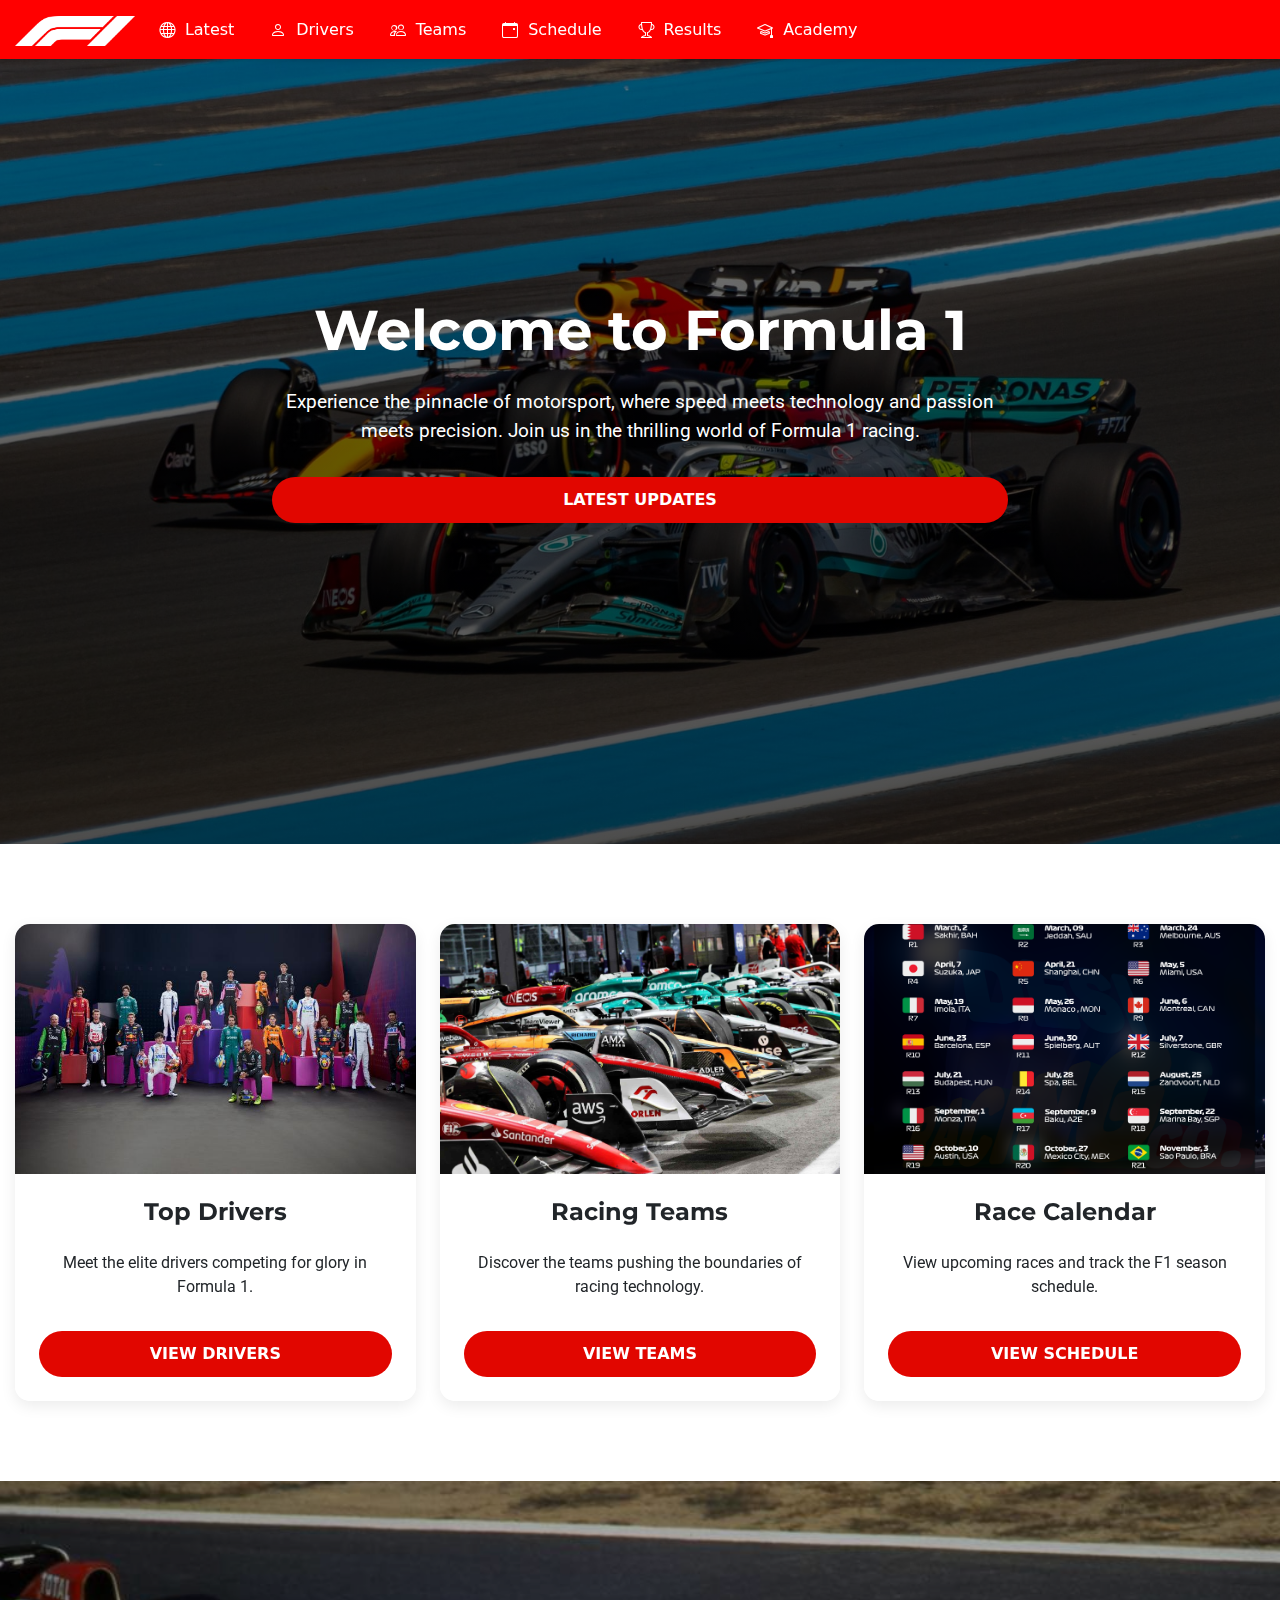
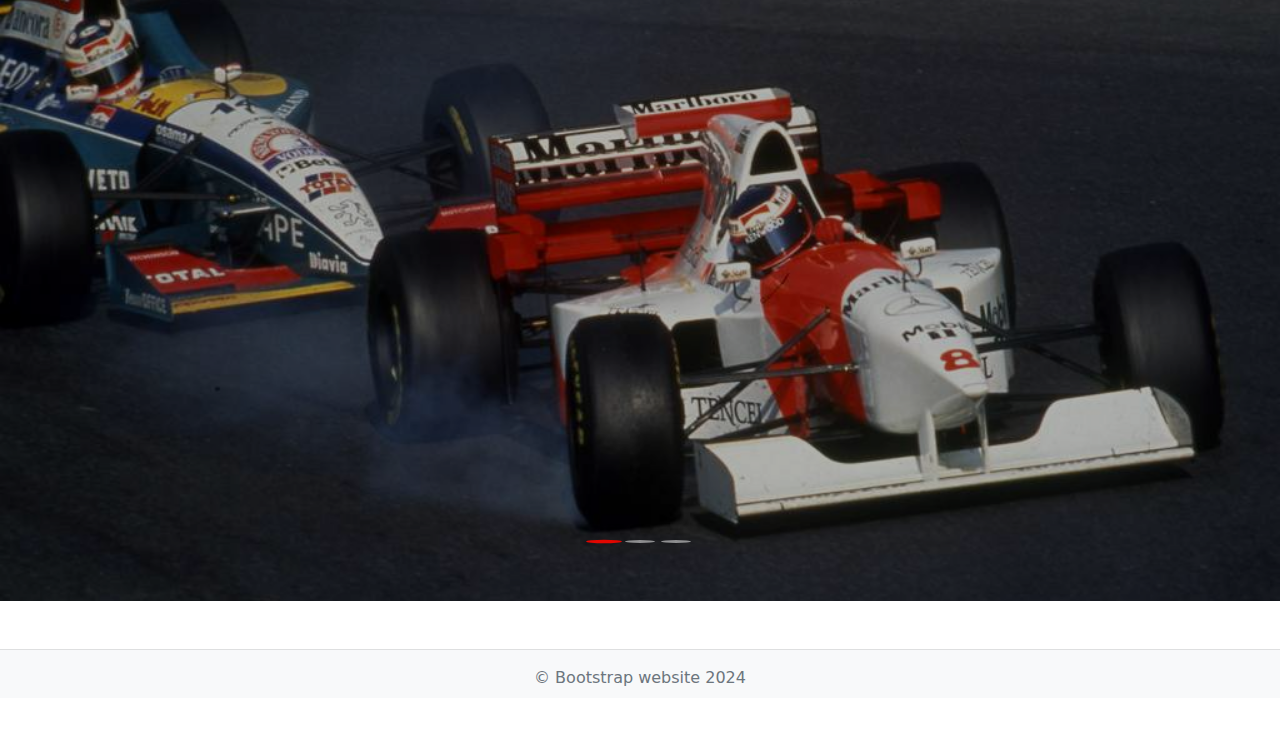
<file: index.html>
<!DOCTYPE html>
<html lang="en">
<head>
    <meta charset="utf-8">
    <meta name="viewport" content="width=device-width, initial-scale=1">

    <title>Formula 1</title>
    <link href="https://cdn.jsdelivr.net/npm/bootstrap@5.3.0/dist/css/bootstrap.min.css" rel="stylesheet">
    <link href="https://cdn.jsdelivr.net/npm/bootstrap-icons@1.7.2/font/bootstrap-icons.css" rel="stylesheet">
    <link href="./style.css" rel="stylesheet">
    <link rel="stylesheet" href="https://stackpath.bootstrapcdn.com/bootstrap/5.3.0/css/bootstrap.min.css">
    <link rel="stylesheet" href="https://cdn.jsdelivr.net/npm/bootstrap-icons@1.5.0/font/bootstrap-icons.css">
    <link href="https://fonts.googleapis.com/css2?family=Roboto:wght@400;700&family=Montserrat:wght@400;700&display=swap" rel="stylesheet">

    <style>
        body {
        position: relative;
        background: #ffffff;
      }

        .hero-section {
            position: relative;
            height: 100vh;
            background: linear-gradient(rgba(0, 0, 0, 0.5), rgba(0, 0, 0, 0.7)), url('./photos/formula1.jpg');
            background-size: cover;
            background-position: center;
            background-attachment: fixed;
            display: flex;
            align-items: center;
            justify-content: center;
            text-align: center;
            color: white;
            margin-top: -56px;
            width: 100vw;
            max-width: 100%;
        }

        .hero-content {
            max-width: 800px;
            padding: 2rem;
        }

        .hero-title {
            font-size: 3.5rem;
            font-weight: 700;
            margin-bottom: 1.5rem;
            font-family: 'Montserrat', sans-serif;
        }

        .hero-text {
            font-size: 1.2rem;
            margin-bottom: 2rem;
            font-family: 'Roboto', sans-serif;
        }

        .feature-section {
            padding: 5rem 0;
            background: #ffffff;
        }

        .feature-card {
            border: none;
            transition: transform 0.3s ease;
            margin-bottom: 2rem;
            background: rgba(255,255,255,0.9);
            backdrop-filter: blur(5px);
            box-shadow: 0 5px 15px rgba(0,0,0,0.08);
        }

        .feature-card:hover {
            transform: translateY(-10px);
        }

        .feature-card .card-img-top {
            width: 100%;
            height: 250px;
            object-fit: cover;
            object-position: center;
        }

        .feature-card {
            height: 100%;
            display: flex;
            flex-direction: column;
            border-radius: 15px;
            overflow: hidden;
        }

        .feature-card .card-body {
            flex: 1;
            display: flex;
            flex-direction: column;
            justify-content: space-between;
            padding: 1.5rem;
        }

        .carousel-section {
            padding: 0;
            background-color: #000;
            position: relative;
            width: 100%;
            max-width: 100vw;
            overflow: hidden;
        }

        .carousel-item {
            height: 80vh;
            background-color: #000;
        }

        .carousel-item img {
            height: 100%;
            width: 100%;
            object-fit: cover;
            opacity: 0.7;
            transition: opacity 0.3s ease;
        }

        .carousel-caption {
            left: 10%;
            right: 10%;
            bottom: 50%;
            transform: translateY(50%);
            text-align: left;
            padding: 0;
            background: none;
        }

        .carousel-caption h5 {
            font-size: 3rem;
            font-weight: 700;
            margin-bottom: 1rem;
            font-family: 'Montserrat', sans-serif;
            text-transform: uppercase;
            opacity: 0;
            transform: translateX(-50px);
            animation: slideIn 0.5s forwards;
        }

        .carousel-caption p {
            font-size: 1.2rem;
            max-width: 600px;
            line-height: 1.6;
            opacity: 0;
            transform: translateX(-50px);
            animation: slideIn 0.5s 0.2s forwards;
        }

        @keyframes slideIn {
            to {
                opacity: 1;
                transform: translateX(0);
            }
        }

        .carousel-indicators {
            margin-bottom: 3rem;
        }

        .carousel-indicators button {
            width: 12px;
            height: 12px;
            border-radius: 50%;
            margin: 0 8px;
            background-color: #fff;
            opacity: 0.5;
            transition: all 0.3s ease;
        }

        .carousel-indicators button.active {
            opacity: 1;
            background-color: #e10600;
            transform: scale(1.2);
        }

        .carousel-control-prev,
        .carousel-control-next {
            width: 5%;
            opacity: 0;
            transition: all 0.3s ease;
        }

        .carousel-section:hover .carousel-control-prev,
        .carousel-section:hover .carousel-control-next {
            opacity: 1;
        }

        .carousel-control-prev-icon,
        .carousel-control-next-icon {
            background-color: rgba(225, 6, 0, 0.7);
            padding: 2rem;
            border-radius: 50%;
        }

        .btn-f1 {
            background-color: #e10600;
            color: white;
            padding: 10px 30px;
            border-radius: 25px;
            text-transform: uppercase;
            font-weight: bold;
            transition: all 0.3s ease;
        }

        .btn-f1:hover {
            background-color: #b30500;
            color: white;
            transform: scale(1.05);
        }

        .container {
            width: 100%;
            max-width: 100%;
            padding-left: 15px;
            padding-right: 15px;
        }

    </style>
</head>

<body>
    <header>
        <nav class="navbar navbar-expand-lg navbar-dark fixed-top" style="background-color: red;">
            <div class="container">
              <a class="navbar-brand" href="./index.html">
                <img src="./photos/f1logo.png" alt="Logo" width="120" height="30" class="d-inline-block align-text-top">
              </a>
              <button class="navbar-toggler" type="button" data-bs-toggle="collapse" data-bs-target="#navbarCollapse" aria-controls="navbarCollapse" aria-expanded="false" aria-label="Toggle navigation">
                <span class="navbar-toggler-icon"></span>
              </button>
              <div class="collapse navbar-collapse" id="navbarCollapse">
                <ul class="navbar-nav me-auto mb-2 mb-md-0 flex-column flex-lg-row">
                  <li class="nav-item">
                    <a class="nav-link" href="./latest.html"><i class="bi bi-globe"></i>&nbsp;Latest</a>
                  </li>
                  <li class="nav-item">
                    <a class="nav-link" href="./drivers.html"><i class="bi bi-person"></i>&nbsp;Drivers</a>
                  </li>
                  <li class="nav-item">
                    <a class="nav-link" href="./teams.html"><i class="bi bi-people"></i>&nbsp;Teams</a>
                  </li>
                  <li class="nav-item">
                    <a class="nav-link" href="./schedule.html"><i class="bi bi-calendar-event"></i>&nbsp;Schedule</a>
                  </li>
                  <li class="nav-item">
                    <a class="nav-link active" href="./results.html"><i class="bi bi-trophy"></i>&nbsp;Results</a>
                  </li>
                  <li class="nav-item">
                    <a class="nav-link" href="./academy.html"><i class="bi bi-mortarboard"></i>&nbsp;Academy</a>
                  </li>
                </ul>
              </div>
            </div>
          </nav>
    </header>

    <main>
        <section class="hero-section">
            <div class="hero-content">
                <h1 class="hero-title">Welcome to Formula 1</h1>
                <p class="hero-text">Experience the pinnacle of motorsport, where speed meets technology and passion meets precision. Join us in the thrilling world of Formula 1 racing.</p>
                <a href="./latest.html" class="btn btn-f1">Latest Updates</a>
            </div>
        </section>

        <section class="feature-section">
            <div class="container">
                <div class="row">
                    <div class="col-md-4">
                        <div class="card feature-card">
                            <img src="./photos/f1drivers.jpg" class="card-img-top" alt="Drivers">
                            <div class="card-body text-center">
                                <h5 class="card-title">Top Drivers</h5>
                                <p class="card-text">Meet the elite drivers competing for glory in Formula 1.</p>
                                <a href="./drivers.html" class="btn btn-f1">View Drivers</a>
                            </div>
                        </div>
                    </div>
                    <div class="col-md-4">
                        <div class="card feature-card">
                            <img src="./photos/f1teams.jpg" class="card-img-top" alt="Teams">
                            <div class="card-body text-center">
                                <h5 class="card-title">Racing Teams</h5>
                                <p class="card-text">Discover the teams pushing the boundaries of racing technology.</p>
                                <a href="./teams.html" class="btn btn-f1">View Teams</a>
                            </div>
                        </div>
                    </div>
                    <div class="col-md-4">
                        <div class="card feature-card">
                            <img src="./photos/f1calendar.png" class="card-img-top" alt="Schedule">
                            <div class="card-body text-center">
                                <h5 class="card-title">Race Calendar</h5>
                                <p class="card-text">View upcoming races and track the F1 season schedule.</p>
                                <a href="./schedule.html" class="btn btn-f1">View Schedule</a>
                            </div>
                        </div>
                    </div>
                </div>
            </div>
        </section>

        <section class="carousel-section">
            <div id="historyCarousel" class="carousel slide carousel-fade" data-bs-ride="carousel" data-bs-interval="5000">
                <div class="carousel-indicators">
                    <button type="button" data-bs-target="#historyCarousel" data-bs-slide-to="0" class="active" aria-current="true"></button>
                    <button type="button" data-bs-target="#historyCarousel" data-bs-slide-to="1"></button>
                    <button type="button" data-bs-target="#historyCarousel" data-bs-slide-to="2"></button>
                </div>
                <div class="carousel-inner">
                    <div class="carousel-item active">
                        <img src="./photos/history1.jpg" class="d-block w-100" alt="F1 History">
                        <div class="carousel-caption">
                            <h5>The Birth of Formula 1</h5>
                            <p>From its inception in 1950, Formula 1 has been the pinnacle of motorsport innovation and competition. A legacy of speed, precision, and technological advancement that continues to push boundaries.</p>
                        </div>
                    </div>
                    <div class="carousel-item">
                        <img src="./photos/history2.jpg" class="d-block w-100" alt="F1 Evolution">
                        <div class="carousel-caption">
                            <h5>Evolution of Speed</h5>
                            <p>Through decades of innovation, Formula 1 has redefined what's possible in motorsport. Each era bringing new technologies, challenges, and legendary moments that shaped racing history.</p>
                        </div>
                    </div>
                    <div class="carousel-item">
                        <img src="./photos/history3.jpg" class="d-block w-100" alt="F1 Present">
                        <div class="carousel-caption">
                            <h5>Modern Era</h5>
                            <p>Today's Formula 1 represents the perfect blend of human skill and engineering excellence. Pushing the boundaries of sustainable technology while delivering unmatched racing excitement.</p>
                        </div>
                    </div>
                </div>
                <button class="carousel-control-prev" type="button" data-bs-target="#historyCarousel" data-bs-slide="prev">
                    <span class="carousel-control-prev-icon"></span>
                    <span class="visually-hidden">Previous</span>
                </button>
                <button class="carousel-control-next" type="button" data-bs-target="#historyCarousel" data-bs-slide="next">
                    <span class="carousel-control-next-icon"></span>
                    <span class="visually-hidden">Next</span>
                </button>
            </div>
        </section>
    </main>

    <footer class="mt-5 pt-3 pb-2">
        <p class="text-center">&copy; Bootstrap website 2024</p>
    </footer>

    <script src="https://code.jquery.com/jquery-3.6.0.min.js"></script>
    <script src="https://cdn.jsdelivr.net/npm/@popperjs/core@2.11.6/dist/umd/popper.min.js"></script>
    <script src="https://stackpath.bootstrapcdn.com/bootstrap/5.3.0/js/bootstrap.min.js"></script>
    <script>
        $(document).ready(function(){
            $('[data-bs-toggle="tooltip"]').tooltip(); 
        });
    </script>
    <script src="./bootstrap/js/bootstrap.bundle.min.js"></script>

</body>
</html>
</file>
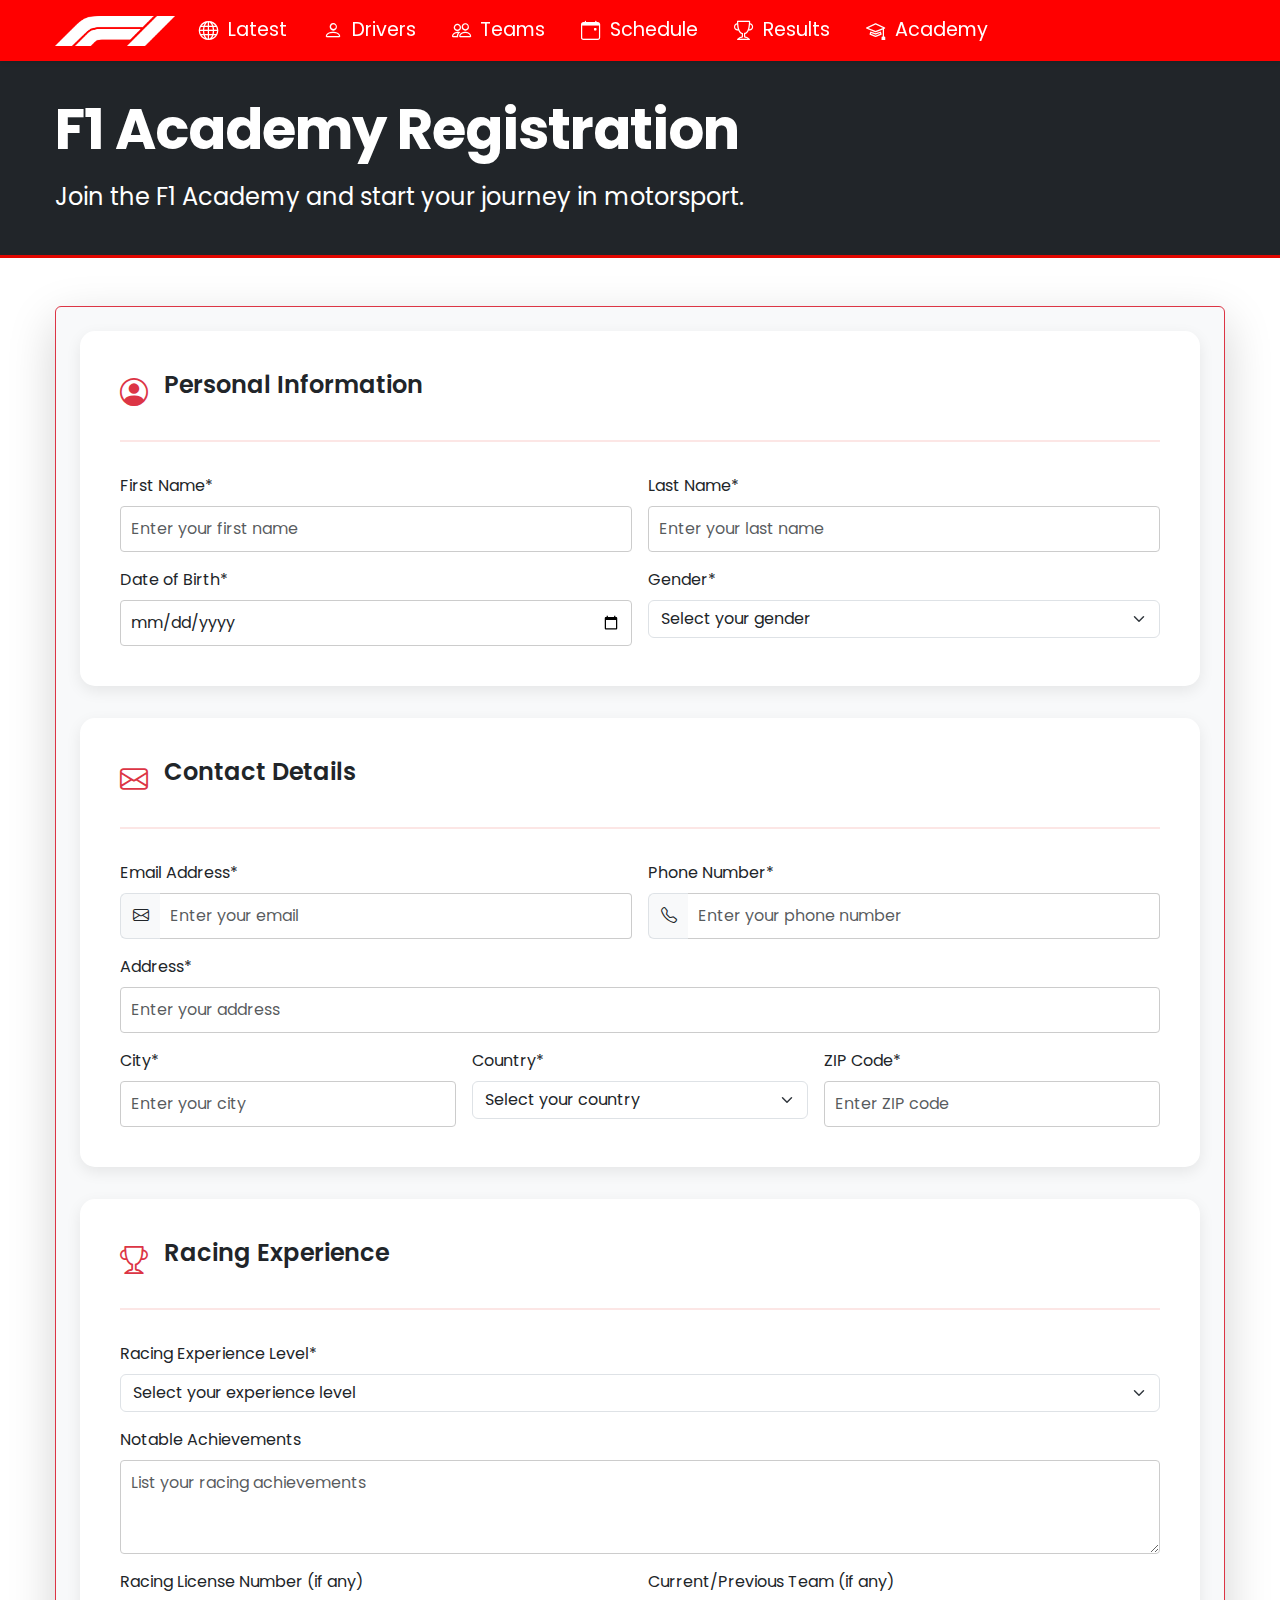
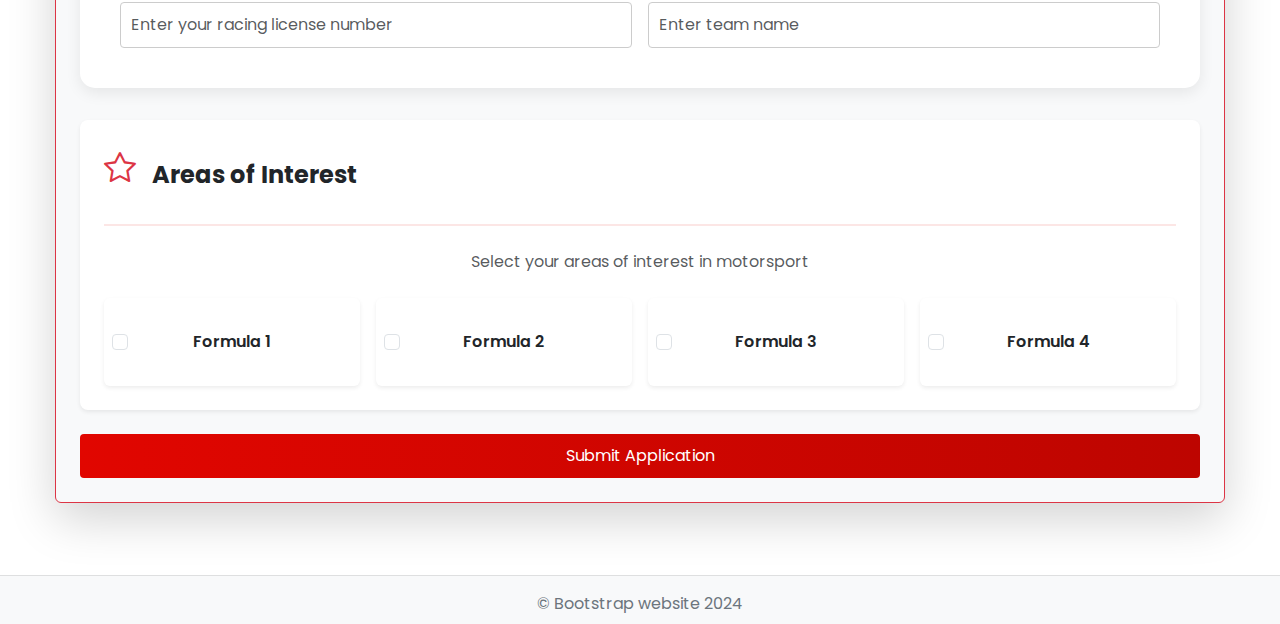
<file: academy.html>
<!DOCTYPE html>
<html lang="en">
  <head>
    <meta charset="utf-8">
    <meta name="viewport" content="width=device-width, initial-scale=1">
    
    <title>F1 Academy</title>
    <link href="https://cdn.jsdelivr.net/npm/bootstrap@5.3.0/dist/css/bootstrap.min.css" rel="stylesheet">
    <link href="https://cdn.jsdelivr.net/npm/bootstrap-icons@1.7.2/font/bootstrap-icons.css" rel="stylesheet">
    <link href="./style.css" rel="stylesheet">
    <style>
      body {
        position: relative;
        background: #ffffff;
      }
      .form-section {
        background: #ffffff;
        border-radius: 15px;
        padding: 2.5rem;
        margin-bottom: 2rem;
        box-shadow: 0 5px 15px rgba(0,0,0,0.08);
      }
      .section-header {
        display: flex;
        align-items: center;
        margin-bottom: 2rem;
        padding-bottom: 1rem;
        border-bottom: 2px solid rgba(225, 6, 0, 0.1);
      }
      .section-header i {
        margin-right: 1rem;
        color: #e10600;
      }
      .section-title {
        color: #212529;
        font-size: 1.5rem;
        margin: 0;
        font-weight: 600;
      }
      .content-container {
        background: rgba(255,255,255,0.9);
        backdrop-filter: blur(5px);
        border-radius: 15px;
        padding: 2rem;
        margin: 2rem auto;
        box-shadow: 0 5px 20px rgba(0,0,0,0.05);
        max-width: 800px;
      }
      .input-group-text {
        background: #f8f9fa;
        border-right: none;
      }
      .input-group .form-control {
        border-left: none;
      }
      .interest-grid {
        display: grid;
        gap: 1rem;
      }
      .form-check {
        padding: 1rem;
        border-radius: 8px;
        margin: 0;
        transition: all 0.2s ease;
      }
      .form-check:hover {
        background: #f8f9fa;
      }
      .form-check-input:checked {
        background-color: #e10600;
        border-color: #e10600;
      }
      .btn-primary {
        background: linear-gradient(90deg, #e10600 0%, #bd0500 100%);
        border: none;
      }
      .btn-primary:hover {
        background: linear-gradient(90deg, #bd0500 0%, #9a0400 100%);
      }
      .row.g-4 {
        --bs-gutter-x: 1rem;
        --bs-gutter-y: 1rem;
      }
      .academy-header {
        background-color: #212529;
        color: white;
        border-bottom: 3px solid #e10600;
        position: relative;
        overflow: hidden;
      }
    </style>
  </head>
  
  <body>
  
    <header>
      <nav class="navbar navbar-expand-lg navbar-dark fixed-top" style="background-color: red;">
        <div class="container">
          <a class="navbar-brand" href="./index.html">
            <img src="./photos/f1logo.png" alt="Logo" width="120" height="30" class="d-inline-block align-text-top">
          </a>
          <button class="navbar-toggler" type="button" data-bs-toggle="collapse" data-bs-target="#navbarCollapse" aria-controls="navbarCollapse" aria-expanded="false" aria-label="Toggle navigation">
            <span class="navbar-toggler-icon"></span>
          </button>
          <div class="collapse navbar-collapse" id="navbarCollapse">
            <ul class="navbar-nav me-auto mb-2 mb-md-0 flex-column flex-lg-row">
              <li class="nav-item">
                <a class="nav-link" href="./latest.html"><i class="bi bi-globe"></i>&nbsp;Latest</a>
              </li>
              <li class="nav-item">
                <a class="nav-link" href="./drivers.html"><i class="bi bi-person"></i>&nbsp;Drivers</a>
              </li>
              <li class="nav-item">
                <a class="nav-link" href="./teams.html"><i class="bi bi-people"></i>&nbsp;Teams</a>
              </li>
              <li class="nav-item">
                <a class="nav-link" href="./schedule.html"><i class="bi bi-calendar-event"></i>&nbsp;Schedule</a>
              </li>
              <li class="nav-item">
                <a class="nav-link active" href="./results.html"><i class="bi bi-trophy"></i>&nbsp;Results</a>
              </li>
              <li class="nav-item">
                <a class="nav-link" href="./academy.html"><i class="bi bi-mortarboard"></i>&nbsp;Academy</a>
              </li>
            </ul>
          </div>
        </div>
      </nav>
    </header>

    <main>
      <div class="mb-4 mt-5 pt-5 pb-4 academy-header">
        <div class="container">
          <h1 class="display-4 fw-bold mb-3">F1 Academy Registration</h1>
          <p class="col-md-8 fs-4">Join the F1 Academy and start your journey in motorsport.</p>
        </div>
      </div>

      <div class="container py-4">
        <div class="p-4 bg-light rounded shadow-lg border border-danger">
          <form>
            <div class="row">
              <div class="col-12">
                <div id="personal-info" class="form-section">
                  <div class="section-header">
                    <i class="bi bi-person-circle fs-3 text-danger mb-2"></i>
                    <h3 class="section-title mb-4">Personal Information</h3>
                  </div>
                  <div class="row g-4">
                    <div class="col-md-6">
                      <label for="firstName" class="form-label">First Name*</label>
                      <input type="text" class="form-control" id="firstName" placeholder="Enter your first name" required>
                    </div>
                    <div class="col-md-6">
                      <label for="lastName" class="form-label">Last Name*</label>
                      <input type="text" class="form-control" id="lastName" placeholder="Enter your last name" required>
                    </div>
                    <div class="col-md-6">
                      <label for="dateOfBirth" class="form-label">Date of Birth*</label>
                      <input type="date" class="form-control" id="dateOfBirth" required>
                    </div>
                    <div class="col-md-6">
                      <label for="gender" class="form-label">Gender*</label>
                      <select class="form-select" id="gender" required>
                        <option value="" selected disabled>Select your gender</option>
                        <option value="male">Male</option>
                        <option value="female">Female</option>
                        <option value="other">Other</option>
                      </select>
                    </div>
                  </div>
                </div>

                
                <div id="contact-details" class="form-section">
                  <div class="section-header">
                    <i class="bi bi-envelope fs-3 text-danger mb-2"></i>
                    <h3 class="section-title mb-4">Contact Details</h3>
                  </div>
                  <div class="row g-4">
                    <div class="col-md-6">
                      <label for="email" class="form-label">Email Address*</label>
                      <div class="input-group">
                        <span class="input-group-text"><i class="bi bi-envelope"></i></span>
                        <input type="email" class="form-control" id="email" placeholder="Enter your email" required>
                      </div>
                    </div>
                    <div class="col-md-6">
                      <label for="phone" class="form-label">Phone Number*</label>
                      <div class="input-group">
                        <span class="input-group-text"><i class="bi bi-telephone"></i></span>
                        <input type="tel" class="form-control" id="phone" placeholder="Enter your phone number" required>
                      </div>
                    </div>
                    <div class="col-12">
                      <label for="address" class="form-label">Address*</label>
                      <input type="text" class="form-control" id="address" placeholder="Enter your address" required>
                    </div>
                    <div class="col-md-4">
                      <label for="city" class="form-label">City*</label>
                      <input type="text" class="form-control" id="city" placeholder="Enter your city" required>
                    </div>
                    <div class="col-md-4">
                      <label for="country" class="form-label">Country*</label>
                      <select class="form-select" id="country" required>
                        <option value="" selected disabled>Select your country</option>
                        <option value="us">United States</option>
                        <option value="uk">United Kingdom</option>
                        <option value="de">Germany</option>
                        <option value="fr">France</option>
                        <option value="it">Italy</option>
                        <option value="es">Spain</option>
                        <option value="other">Other</option>
                      </select>
                    </div>
                    <div class="col-md-4">
                      <label for="zipCode" class="form-label">ZIP Code*</label>
                      <input type="text" class="form-control" id="zipCode" placeholder="Enter ZIP code" required>
                    </div>
                  </div>
                </div>

                
                <div id="racing-experience" class="form-section">
                  <div class="section-header">
                    <i class="bi bi-trophy fs-3 text-danger mb-2"></i>
                    <h3 class="section-title mb-4">Racing Experience</h3>
                  </div>
                  <div class="row g-4">
                    <div class="col-12">
                      <label for="experience" class="form-label">Racing Experience Level*</label>
                      <select class="form-select" id="experience" required>
                        <option value="" selected disabled>Select your experience level</option>
                        <option value="beginner">Beginner (0-2 years)</option>
                        <option value="intermediate">Intermediate (3-5 years)</option>
                        <option value="advanced">Advanced (5+ years)</option>
                        <option value="professional">Professional</option>
                      </select>
                    </div>
                    <div class="col-12">
                      <label for="achievements" class="form-label">Notable Achievements</label>
                      <textarea class="form-control" id="achievements" rows="3" placeholder="List your racing achievements"></textarea>
                    </div>
                    <div class="col-md-6">
                      <label for="license" class="form-label">Racing License Number (if any)</label>
                      <input type="text" class="form-control" id="license" placeholder="Enter your racing license number">
                    </div>
                    <div class="col-md-6">
                      <label for="team" class="form-label">Current/Previous Team (if any)</label>
                      <input type="text" class="form-control" id="team" placeholder="Enter team name">
                    </div>
                  </div>
                </div>

                
                <div id="interests" class="form-section bg-white rounded-3 shadow-sm p-4 mb-4">
                  <div class="section-header text-center mb-4">
                    <i class="bi bi-star fs-2 text-danger mb-3 d-block"></i>
                    <h3 class="section-title fw-bold">Areas of Interest</h3>
                  </div>
                  <p class="text-muted text-center mb-4">Select your areas of interest in motorsport</p>
                  <div class="row g-4">
                    <div class="col-md-3 col-sm-6">
                      <div class="card h-100 border-0 shadow-sm hover-shadow">
                        <div class="card-body text-center">
                          <div class="form-check">
                            <input class="form-check-input" type="checkbox" value="formula1" id="formula1">
                            <label class="form-check-label fw-semibold" for="formula1">Formula 1</label>
                          </div>
                        </div>
                      </div>
                    </div>
                    <div class="col-md-3 col-sm-6">
                      <div class="card h-100 border-0 shadow-sm hover-shadow">
                        <div class="card-body text-center">
                          <div class="form-check">
                            <input class="form-check-input" type="checkbox" value="formula2" id="formula2">
                            <label class="form-check-label fw-semibold" for="formula2">Formula 2</label>
                          </div>
                        </div>
                      </div>
                    </div>
                    <div class="col-md-3 col-sm-6">
                      <div class="card h-100 border-0 shadow-sm hover-shadow">
                        <div class="card-body text-center">
                          <div class="form-check">
                            <input class="form-check-input" type="checkbox" value="formula3" id="formula3">
                            <label class="form-check-label fw-semibold" for="formula3">Formula 3</label>
                          </div>
                        </div>
                      </div>
                    </div>
                    <div class="col-md-3 col-sm-6">
                      <div class="card h-100 border-0 shadow-sm hover-shadow">
                        <div class="card-body text-center">
                          <div class="form-check">
                            <input class="form-check-input" type="checkbox" value="formula4" id="formula4">
                            <label class="form-check-label fw-semibold" for="formula4">Formula 4</label>
                          </div>
                        </div>
                      </div>
                    </div>
                  </div>
                </div>

                
                <div class="text-center mt-4">
                  <button type="submit" class="btn btn-primary btn-lg px-5">Submit Application</button>
                </div>
              </div>
            </div>
          </form>
        </div>
      </div>
    </main>
   
    <footer class="mt-5 pt-3 pb-2">
        <p class="text-center">&copy; Bootstrap website 2024</p>
    </footer>  

    <script src="./bootstrap/js/bootstrap.bundle.min.js"></script>
  </body>
</html>
</file>
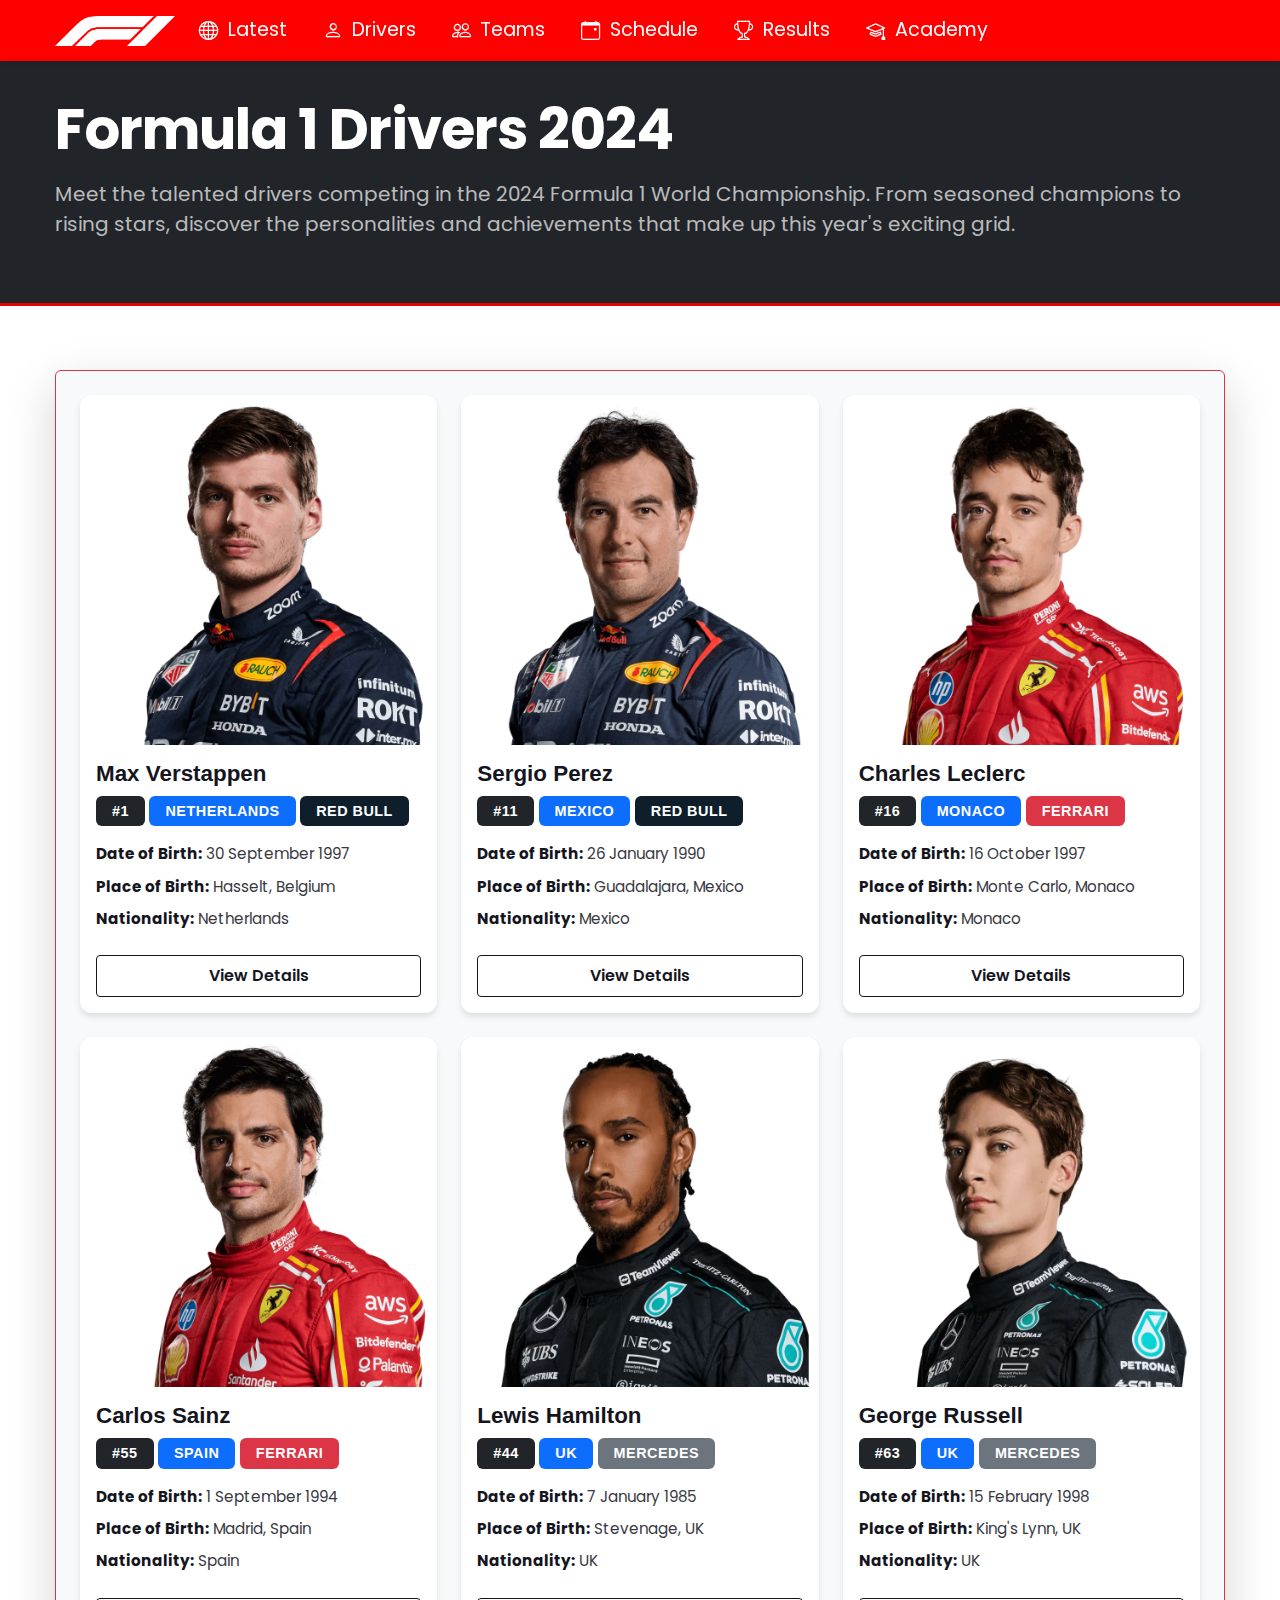
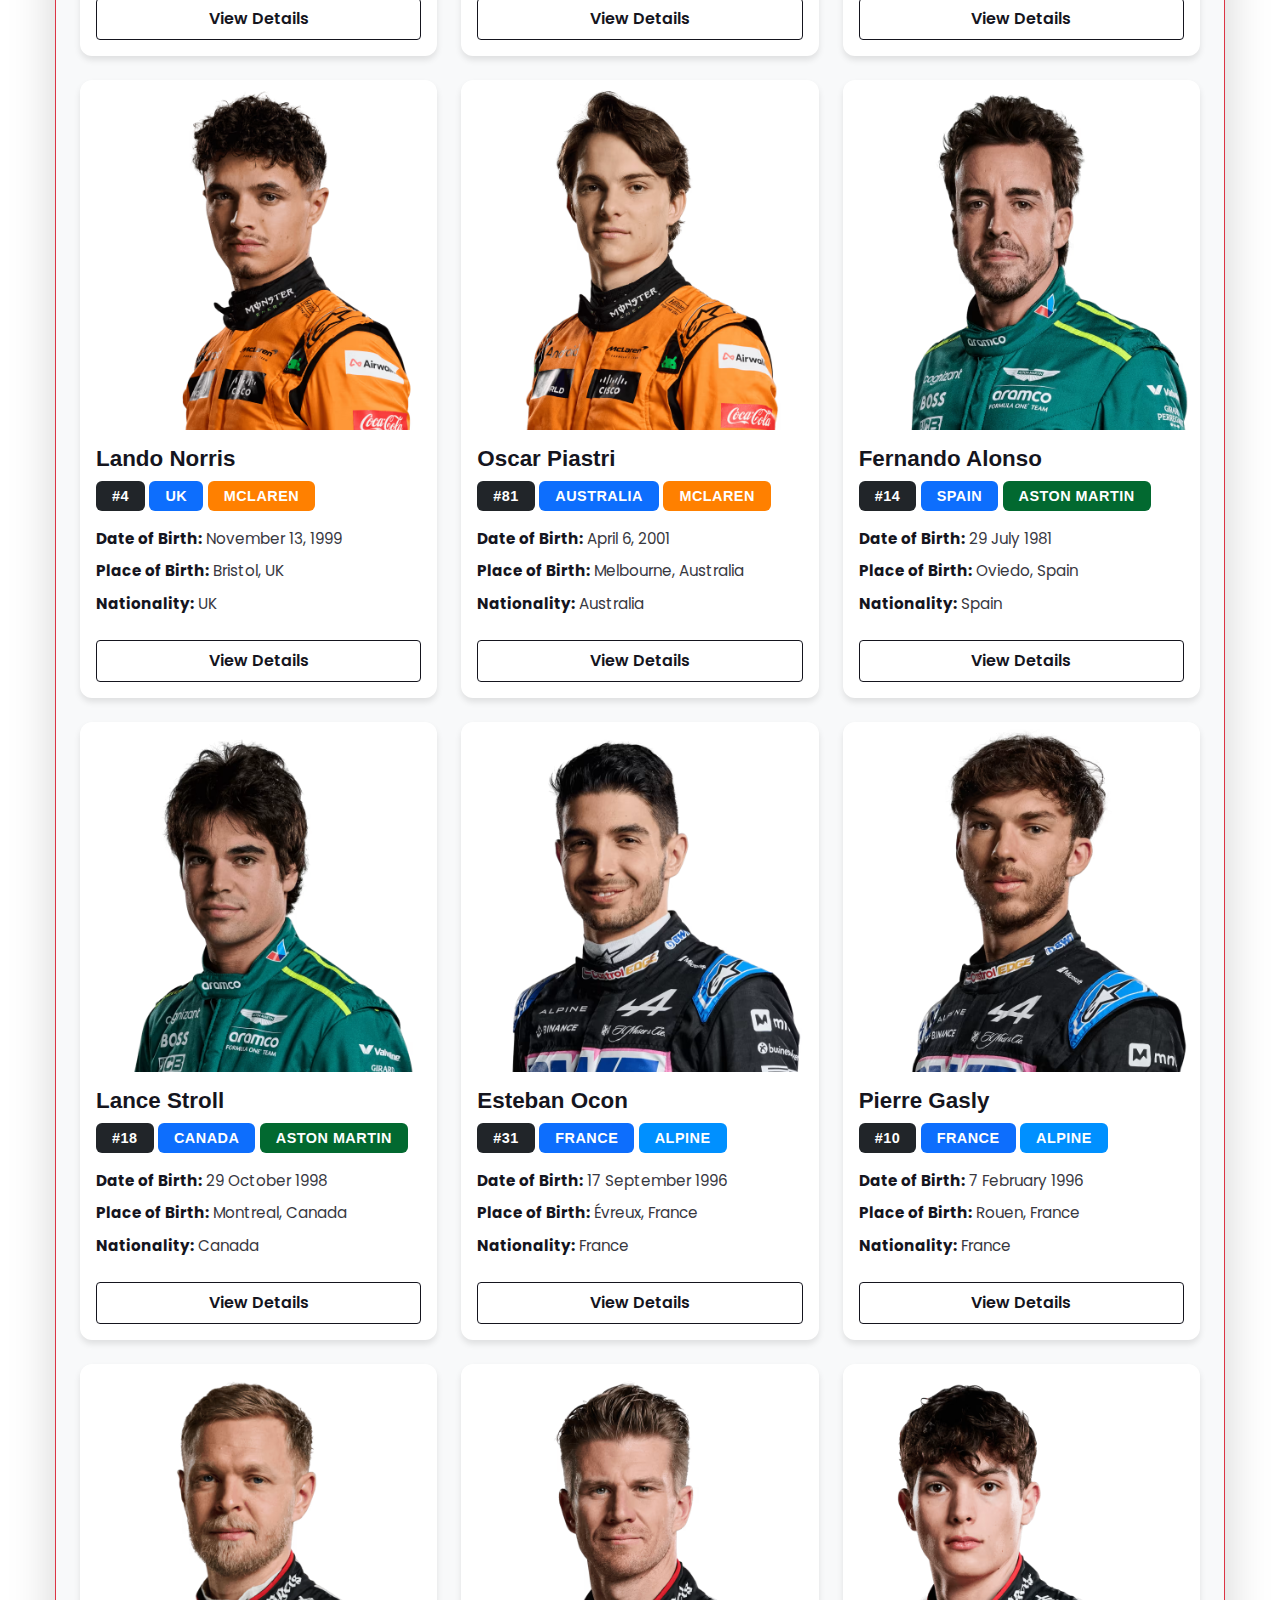
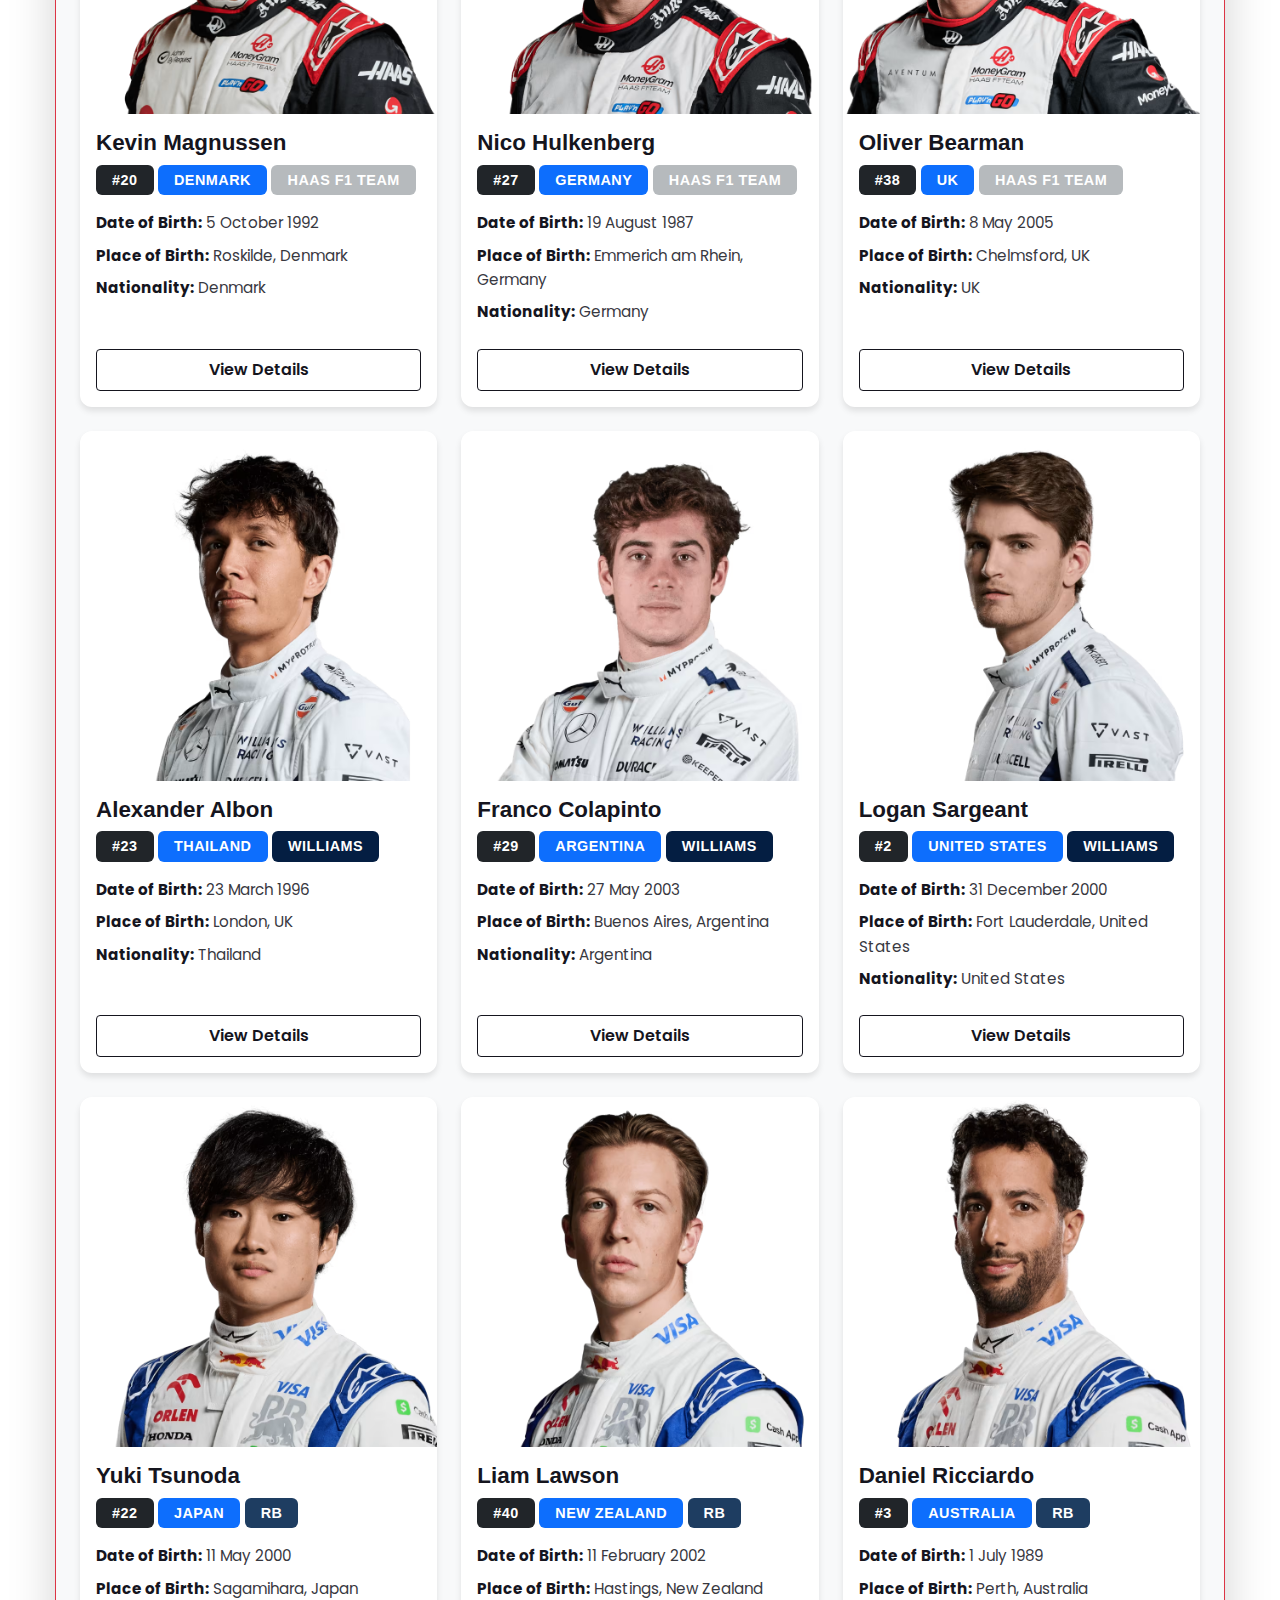
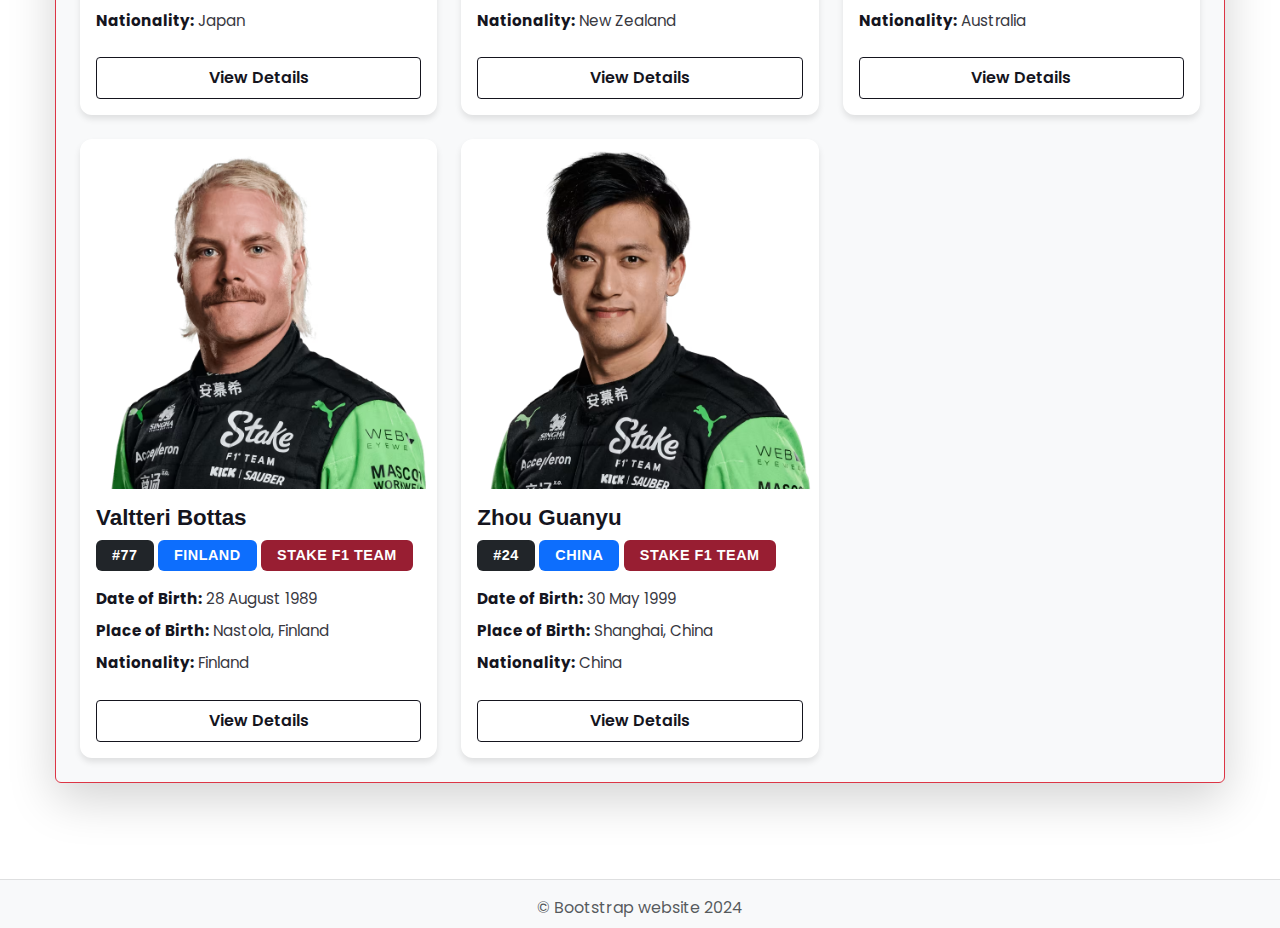
<file: drivers.html>
<!DOCTYPE html>
<html lang="en">
<head>
    <meta charset="utf-8">
    <meta name="viewport" content="width=device-width, initial-scale=1">
    <title>F1 Drivers</title>
    <link href="https://cdn.jsdelivr.net/npm/bootstrap@5.3.0/dist/css/bootstrap.min.css" rel="stylesheet">
    <link href="https://cdn.jsdelivr.net/npm/bootstrap-icons@1.7.2/font/bootstrap-icons.css" rel="stylesheet">
    <link href="./style.css" rel="stylesheet">
    <style>
        :root {
            --f1-red: #e10600;
            --f1-dark: #15151e;
            --f1-gray: #38383f;
        }

        body {
            position: relative;
            background: #ffffff;
        }

        .news-header {
            background-color: #212529 !important;
            border-bottom: 3px solid #e10600;
            color: white;
            position: relative;
            overflow: hidden;
        }

        .news-header .container {
            position: relative;
            z-index: 2;
        }

        .news-header .text-secondary {
            color: rgba(255,255,255,0.7) !important;
        }

        .news-header h1 {
            color: white;  
        }

        .card {
            transition: transform 0.3s ease-in-out, box-shadow 0.3s ease-in-out;
            border: 2px solid #e10600; 
            background: white;
            box-shadow: 0 4px 6px rgba(0, 0, 0, 0.1);
            border-radius: 12px;
            overflow: hidden;
        }

        .card:hover {
            transform: translateY(-5px);
            box-shadow: 0 12px 20px rgba(0, 0, 0, 0.15);
            border-color: #bd0500;  
        }

        .card .card-img-top {
            height: 350px;
            object-fit: cover;
            object-position: top;
            transition: transform 0.3s ease;
        }

        .card:hover .card-img-top {
            transform: scale(1.05);
        }

        .card-title {
            color: var(--f1-dark);
            font-weight: 700;
            font-size: 1.4rem;
            margin-bottom: 0.5rem;
        }

        .badge {
            padding: 0.5rem 1rem;
            font-size: 0.9rem;
            font-weight: 600;
            text-transform: uppercase;
            letter-spacing: 0.5px;
        }

        .driver-info {
            color: var(--f1-gray);
            font-size: 0.95rem;
            line-height: 1.6;
        }

        .driver-info p {
            margin-bottom: 0.5rem;
        }

        .driver-info strong {
            color: var(--f1-dark);
        }

        .btn-outline-primary {
            color: var(--f1-dark);
            border-color: var(--f1-dark);
            padding: 0.5rem 1.2rem;
            font-weight: 600;
            transition: all 0.3s ease;
        }

        .btn-outline-primary:hover {
            background-color: var(--f1-red);
            border-color: var(--f1-red);
            color: white;
            transform: translateY(-2px);
        }

        .display-4 {
            color: var(--f1-dark);
            margin-bottom: 1rem;
        }

        .lead {
            color: var(--f1-gray);
            max-width: 800px;
            margin: 0 auto;
        }

        .stat-box {
            background-color: #f8f9fa;
            border: 1px solid #dee2e6;
            transition: all 0.3s ease;
        }

        .stat-box:hover {
            background-color: #e9ecef;
            transform: translateY(-2px);
        }

        .stat-box h3 {
            color: var(--f1-dark);
            margin: 0;
            font-size: 1.8rem;
        }

        .stat-box small {
            color: var(--f1-gray);
            font-size: 0.85rem;
        }

        .driver-bio {
            font-size: 0.95rem;
            line-height: 1.6;
        }

        #modalDriverImage {
            width: 100%;
            height: auto;
            object-fit: cover;
            border-radius: 8px;
            box-shadow: 0 4px 8px rgba(0, 0, 0, 0.1);
        }

        .modal-title {
            font-size: 2.5rem;
            font-weight: bold;
            color: var(--f1-dark);
        }
    </style>
</head>

<body>
    <header>
        <nav class="navbar navbar-expand-lg navbar-dark fixed-top" style="background-color: red;">
            <div class="container">
              <a class="navbar-brand" href="./index.html">
                <img src="./photos/f1logo.png" alt="Logo" width="120" height="30" class="d-inline-block align-text-top">
              </a>
              <button class="navbar-toggler" type="button" data-bs-toggle="collapse" data-bs-target="#navbarCollapse" aria-controls="navbarCollapse" aria-expanded="false" aria-label="Toggle navigation">
                <span class="navbar-toggler-icon"></span>
              </button>
              <div class="collapse navbar-collapse" id="navbarCollapse">
                <ul class="navbar-nav me-auto mb-2 mb-md-0 flex-column flex-lg-row">
                  <li class="nav-item">
                    <a class="nav-link" href="./latest.html"><i class="bi bi-globe"></i>&nbsp;Latest</a>
                  </li>
                  <li class="nav-item">
                    <a class="nav-link" href="./drivers.html"><i class="bi bi-person"></i>&nbsp;Drivers</a>
                  </li>
                  <li class="nav-item">
                    <a class="nav-link" href="./teams.html"><i class="bi bi-people"></i>&nbsp;Teams</a>
                  </li>
                  <li class="nav-item">
                    <a class="nav-link" href="./schedule.html"><i class="bi bi-calendar-event"></i>&nbsp;Schedule</a>
                  </li>
                  <li class="nav-item">
                    <a class="nav-link active" href="./results.html"><i class="bi bi-trophy"></i>&nbsp;Results</a>
                  </li>
                  <li class="nav-item">
                    <a class="nav-link" href="./academy.html"><i class="bi bi-mortarboard"></i>&nbsp;Academy</a>
                  </li>
                </ul>
              </div>
            </div>
          </nav>
    </header>

    <main>
        <div class="news-header py-5 mb-3">
            <div class="container mt-5">
                <h1 class="display-4 fw-bold">Formula 1 Drivers 2024</h1>
                <p class="text-secondary fs-5 mt-3">Meet the talented drivers competing in the 2024 Formula 1 World Championship. From seasoned champions to rising stars, discover the personalities and achievements that make up this year's exciting grid.</p>
            </div>
        </div>
        <div class="container py-5">
            <div class="p-4 bg-light rounded shadow-lg border border-danger"> 
                <div class="row row-cols-1 row-cols-md-2 row-cols-lg-3 g-4">
                    <!-- Max Verstappen -->
                    <div class="col">
                        <div class="card h-100"> 
                            <img src="./photos/ver.avif" class="card-img-top" alt="Max Verstappen">
                            <div class="card-body d-flex flex-column"> 
                                <h5 class="card-title">Max Verstappen</h5>
                                <p class="card-text">
                                    <span class="badge bg-dark">#1</span>
                                    <span class="badge bg-primary">Netherlands</span>
                                    <span class="badge" style="background-color: #0E1F2B;">Red Bull</span>
                                </p>
                                <div class="driver-info mb-3">
                                    <p><strong>Date of Birth:</strong> 30 September 1997</p>
                                    <p><strong>Place of Birth:</strong> Hasselt, Belgium</p>
                                    <p><strong>Nationality:</strong> Netherlands</p>
                                </div>
                                <div class="mt-auto"> 
                                    <button class="btn btn-outline-primary w-100" data-bs-toggle="modal" data-bs-target="#verstappenModal">
                                        View Details
                                    </button>
                                </div>
                            </div>
                        </div>
                    </div>

                    <!-- Sergio Perez -->
                    <div class="col">
                        <div class="card h-100"> 
                            <img src="./photos/per.avif" class="card-img-top" alt="Sergio Perez">
                            <div class="card-body d-flex flex-column"> 
                                <h5 class="card-title">Sergio Perez</h5>
                                <p class="card-text">
                                    <span class="badge bg-dark">#11</span>
                                    <span class="badge bg-primary">Mexico</span>
                                    <span class="badge" style="background-color: #0E1F2B;">Red Bull</span>
                                </p>
                                <div class="driver-info mb-3">
                                    <p><strong>Date of Birth:</strong> 26 January 1990</p>
                                    <p><strong>Place of Birth:</strong> Guadalajara, Mexico</p>
                                    <p><strong>Nationality:</strong> Mexico</p>
                                </div>
                                <div class="mt-auto"> 
                                    <button class="btn btn-outline-primary w-100" data-bs-toggle="modal" data-bs-target="#perezModal">
                                        View Details
                                    </button>
                                </div>
                            </div>
                        </div>
                    </div>

                    <!-- Charles Leclerc -->
                    <div class="col">
                        <div class="card h-100"> 
                            <img src="./photos/lec.avif" class="card-img-top" alt="Charles Leclerc">
                            <div class="card-body d-flex flex-column"> 
                                <h5 class="card-title">Charles Leclerc</h5>
                                <p class="card-text">
                                    <span class="badge bg-dark">#16</span>
                                    <span class="badge bg-primary">Monaco</span>
                                    <span class="badge bg-danger">Ferrari</span>
                                </p>
                                <div class="driver-info mb-3">
                                    <p><strong>Date of Birth:</strong> 16 October 1997</p>
                                    <p><strong>Place of Birth:</strong> Monte Carlo, Monaco</p>
                                    <p><strong>Nationality:</strong> Monaco</p>
                                </div>
                                <div class="mt-auto"> 
                                    <button class="btn btn-outline-primary w-100" data-bs-toggle="modal" data-bs-target="#leclercModal">
                                        View Details
                                    </button>
                                </div>
                            </div>
                        </div>
                    </div>

                    <!-- Carlos Sainz -->
                    <div class="col">
                        <div class="card h-100"> 
                            <img src="./photos/sai.avif" class="card-img-top" alt="Carlos Sainz">
                            <div class="card-body d-flex flex-column"> 
                                <h5 class="card-title">Carlos Sainz</h5>
                                <p class="card-text">
                                    <span class="badge bg-dark">#55</span>
                                    <span class="badge bg-primary">Spain</span>
                                    <span class="badge bg-danger">Ferrari</span>
                                </p>
                                <div class="driver-info mb-3">
                                    <p><strong>Date of Birth:</strong> 1 September 1994</p>
                                    <p><strong>Place of Birth:</strong> Madrid, Spain</p>
                                    <p><strong>Nationality:</strong> Spain</p>
                                </div>
                                <div class="mt-auto"> 
                                    <button class="btn btn-outline-primary w-100" data-bs-toggle="modal" data-bs-target="#sainzModal">
                                        View Details
                                    </button>
                                </div>
                            </div>
                        </div>
                    </div>

                    <!-- Lewis Hamilton -->
                    <div class="col">
                        <div class="card h-100"> 
                            <img src="./photos/ham.avif" class="card-img-top" alt="Lewis Hamilton">
                            <div class="card-body d-flex flex-column"> 
                                <h5 class="card-title">Lewis Hamilton</h5>
                                <p class="card-text">
                                    <span class="badge bg-dark">#44</span>
                                    <span class="badge bg-primary">UK</span>
                                    <span class="badge bg-secondary">Mercedes</span>
                                </p>
                                <div class="driver-info mb-3">
                                    <p><strong>Date of Birth:</strong> 7 January 1985</p>
                                    <p><strong>Place of Birth:</strong> Stevenage, UK</p>
                                    <p><strong>Nationality:</strong> UK</p>
                                </div>
                                <div class="mt-auto"> 
                                    <button class="btn btn-outline-primary w-100" data-bs-toggle="modal" data-bs-target="#hamiltonModal">
                                        View Details
                                    </button>
                                </div>
                            </div>
                        </div>
                    </div>

                    <!-- George Russell -->
                    <div class="col">
                        <div class="card h-100"> 
                            <img src="./photos/rus.avif" class="card-img-top" alt="George Russell">
                            <div class="card-body d-flex flex-column"> 
                                <h5 class="card-title">George Russell</h5>
                                <p class="card-text">
                                    <span class="badge bg-dark">#63</span>
                                    <span class="badge bg-primary">UK</span>
                                    <span class="badge bg-secondary">Mercedes</span>
                                </p>
                                <div class="driver-info mb-3">
                                    <p><strong>Date of Birth:</strong> 15 February 1998</p>
                                    <p><strong>Place of Birth:</strong> King's Lynn, UK</p>
                                    <p><strong>Nationality:</strong> UK</p>
                                </div>
                                <div class="mt-auto"> 
                                    <button class="btn btn-outline-primary w-100" data-bs-toggle="modal" data-bs-target="#russellModal">
                                        View Details
                                    </button>
                                </div>
                            </div>
                        </div>
                    </div>

                    <!-- Lando Norris -->
                    <div class="col">
                        <div class="card h-100"> 
                            <img src="./photos/nor.avif" class="card-img-top" alt="Lando Norris">
                            <div class="card-body d-flex flex-column"> 
                                <h5 class="card-title">Lando Norris</h5>
                                <p class="card-text">
                                    <span class="badge bg-dark">#4</span>
                                    <span class="badge bg-primary">UK</span>
                                    <span class="badge" style="background-color: #FF8000;">McLaren</span>
                                </p>
                                <div class="driver-info mb-3">
                                    <p><strong>Date of Birth:</strong> November 13, 1999</p>
                                    <p><strong>Place of Birth:</strong> Bristol, UK</p>
                                    <p><strong>Nationality:</strong> UK</p>
                                </div>
                                <div class="mt-auto"> 
                                    <button class="btn btn-outline-primary w-100" data-bs-toggle="modal" data-bs-target="#norrisModal">
                                        View Details
                                    </button>
                                </div>
                            </div>
                        </div>
                    </div>

                    <!-- Oscar Piastri -->
                    <div class="col">
                        <div class="card h-100"> 
                            <img src="./photos/pia.avif" class="card-img-top" alt="Oscar Piastri">
                            <div class="card-body d-flex flex-column"> 
                                <h5 class="card-title">Oscar Piastri</h5>
                                <p class="card-text">
                                    <span class="badge bg-dark">#81</span>
                                    <span class="badge bg-primary">Australia</span>
                                    <span class="badge" style="background-color: #FF8000;">McLaren</span>
                                </p>
                                <div class="driver-info mb-3">
                                    <p><strong>Date of Birth:</strong> April 6, 2001</p>
                                    <p><strong>Place of Birth:</strong> Melbourne, Australia</p>
                                    <p><strong>Nationality:</strong> Australia</p>
                                </div>
                                <div class="mt-auto"> 
                                    <button class="btn btn-outline-primary w-100" data-bs-toggle="modal" data-bs-target="#piastriModal">
                                        View Details
                                    </button>
                                </div>
                            </div>
                        </div>
                    </div>

                    <!-- Fernando Alonso -->
                    <div class="col">
                        <div class="card h-100"> 
                            <img src="./photos/alo.avif" class="card-img-top" alt="Fernando Alonso">
                            <div class="card-body d-flex flex-column"> 
                                <h5 class="card-title">Fernando Alonso</h5>
                                <p class="card-text">
                                    <span class="badge bg-dark">#14</span>
                                    <span class="badge bg-primary">Spain</span>
                                    <span class="badge" style="background-color: #026930;">Aston Martin</span>
                                </p>
                                <div class="driver-info mb-3">
                                    <p><strong>Date of Birth:</strong> 29 July 1981</p>
                                    <p><strong>Place of Birth:</strong> Oviedo, Spain</p>
                                    <p><strong>Nationality:</strong> Spain</p>
                                </div>
                                <div class="mt-auto"> 
                                    <button class="btn btn-outline-primary w-100" data-bs-toggle="modal" data-bs-target="#alonsoModal">
                                        View Details
                                    </button>
                                </div>
                            </div>
                        </div>
                    </div>

                    <!-- Lance Stroll -->
                    <div class="col">
                        <div class="card h-100"> 
                            <img src="./photos/str.avif" class="card-img-top" alt="Lance Stroll">
                            <div class="card-body d-flex flex-column"> 
                                <h5 class="card-title">Lance Stroll</h5>
                                <p class="card-text">
                                    <span class="badge bg-dark">#18</span>
                                    <span class="badge bg-primary">Canada</span>
                                    <span class="badge" style="background-color: #026930;">Aston Martin</span>
                                </p>
                                <div class="driver-info mb-3">
                                    <p><strong>Date of Birth:</strong> 29 October 1998</p>
                                    <p><strong>Place of Birth:</strong> Montreal, Canada</p>
                                    <p><strong>Nationality:</strong> Canada</p>
                                </div>
                                <div class="mt-auto"> 
                                    <button class="btn btn-outline-primary w-100" data-bs-toggle="modal" data-bs-target="#strollModal">
                                        View Details
                                    </button>
                                </div>
                            </div>
                        </div>
                    </div>

                    <!-- Esteban Ocon -->
                    <div class="col">
                        <div class="card h-100"> 
                            <img src="./photos/oco.avif" class="card-img-top" alt="Esteban Ocon">
                            <div class="card-body d-flex flex-column"> 
                                <h5 class="card-title">Esteban Ocon</h5>
                                <p class="card-text">
                                    <span class="badge bg-dark">#31</span>
                                    <span class="badge bg-primary">France</span>
                                    <span class="badge" style="background-color: #0090FF;">Alpine</span>
                                </p>
                                <div class="driver-info mb-3">
                                    <p><strong>Date of Birth:</strong> 17 September 1996</p>
                                    <p><strong>Place of Birth:</strong> Évreux, France</p>
                                    <p><strong>Nationality:</strong> France</p>
                                </div>
                                <div class="mt-auto"> 
                                    <button class="btn btn-outline-primary w-100" data-bs-toggle="modal" data-bs-target="#oconModal">
                                        View Details
                                    </button>
                                </div>
                            </div>
                        </div>
                    </div>

                    <!-- Pierre Gasly -->
                    <div class="col">
                        <div class="card h-100"> 
                            <img src="./photos/gas.avif" class="card-img-top" alt="Pierre Gasly">
                            <div class="card-body d-flex flex-column"> 
                                <h5 class="card-title">Pierre Gasly</h5>
                                <p class="card-text">
                                    <span class="badge bg-dark">#10</span>
                                    <span class="badge bg-primary">France</span>
                                    <span class="badge" style="background-color: #0090FF;">Alpine</span>
                                </p>
                                <div class="driver-info mb-3">
                                    <p><strong>Date of Birth:</strong> 7 February 1996</p>
                                    <p><strong>Place of Birth:</strong> Rouen, France</p>
                                    <p><strong>Nationality:</strong> France</p>
                                </div>
                                <div class="mt-auto">
                                    <button class="btn btn-outline-primary w-100" data-bs-toggle="modal" data-bs-target="#gaslyModal">
                                        View Details
                                    </button>
                                </div>
                            </div>
                        </div>
                    </div>

                    <!-- Kevin Magnussen -->
                    <div class="col">
                        <div class="card h-100">
                            <img src="./photos/mag.avif" class="card-img-top" alt="Kevin Magnussen">
                            <div class="card-body d-flex flex-column">
                                <h5 class="card-title">Kevin Magnussen</h5>
                                <p class="card-text">
                                    <span class="badge bg-dark">#20</span>
                                    <span class="badge bg-primary">Denmark</span>
                                    <span class="badge" style="background-color: #B6BABD;">Haas F1 Team</span>
                                </p>
                                <div class="driver-info mb-3">
                                    <p><strong>Date of Birth:</strong> 5 October 1992</p>
                                    <p><strong>Place of Birth:</strong> Roskilde, Denmark</p>
                                    <p><strong>Nationality:</strong> Denmark</p>
                                </div>
                                <div class="mt-auto">
                                    <button class="btn btn-outline-primary w-100" data-bs-toggle="modal" data-bs-target="#magnussenModal">
                                        View Details
                                    </button>
                                </div>
                            </div>
                        </div>
                    </div>

                    <!-- Nico Hulkenberg -->
                    <div class="col">
                        <div class="card h-100">
                            <img src="./photos/hul.avif" class="card-img-top" alt="Nico Hulkenberg">
                            <div class="card-body d-flex flex-column">
                                <h5 class="card-title">Nico Hulkenberg</h5>
                                <p class="card-text">
                                    <span class="badge bg-dark">#27</span>
                                    <span class="badge bg-primary">Germany</span>
                                    <span class="badge" style="background-color: #B6BABD;">Haas F1 Team</span>
                                </p>
                                <div class="driver-info mb-3">
                                    <p><strong>Date of Birth:</strong> 19 August 1987</p>
                                    <p><strong>Place of Birth:</strong> Emmerich am Rhein, Germany</p>
                                    <p><strong>Nationality:</strong> Germany</p>
                                </div>
                                <div class="mt-auto">
                                    <button class="btn btn-outline-primary w-100" data-bs-toggle="modal" data-bs-target="#hulkenbergModal">
                                        View Details
                                    </button>
                                </div>
                            </div>
                        </div>
                    </div>

                    <!-- Oliver Bearman -->
                    <div class="col">
                        <div class="card h-100">
                            <img src="./photos/bea.avif" class="card-img-top" alt="Oliver Bearman">
                            <div class="card-body d-flex flex-column">
                                <h5 class="card-title">Oliver Bearman</h5>
                                <p class="card-text">
                                    <span class="badge bg-dark">#38</span>
                                    <span class="badge bg-primary">UK</span>
                                    <span class="badge" style="background-color: #B6BABD;">Haas F1 Team</span>
                                </p>
                                <div class="driver-info mb-3">
                                    <p><strong>Date of Birth:</strong> 8 May 2005</p>
                                    <p><strong>Place of Birth:</strong> Chelmsford, UK</p>
                                    <p><strong>Nationality:</strong> UK</p>
                                </div>
                                <div class="mt-auto">
                                    <button class="btn btn-outline-primary w-100" data-bs-toggle="modal" data-bs-target="#bearmanModal">
                                        View Details
                                    </button>
                                </div>
                            </div>
                        </div>
                    </div>

                    <!-- Alexander Albon -->
                    <div class="col">
                        <div class="card h-100">
                            <img src="./photos/alb.avif" class="card-img-top" alt="Alexander Albon">
                            <div class="card-body d-flex flex-column">
                                <h5 class="card-title">Alexander Albon</h5>
                                <p class="card-text">
                                    <span class="badge bg-dark">#23</span>
                                    <span class="badge bg-primary">Thailand</span>
                                    <span class="badge" style="background-color: #041E42;">Williams</span>
                                </p>
                                <div class="driver-info mb-3">
                                    <p><strong>Date of Birth:</strong> 23 March 1996</p>
                                    <p><strong>Place of Birth:</strong> London, UK</p>
                                    <p><strong>Nationality:</strong> Thailand</p>
                                </div>
                                <div class="mt-auto">
                                    <button class="btn btn-outline-primary w-100" data-bs-toggle="modal" data-bs-target="#albonModal">
                                        View Details
                                    </button>
                                </div>
                            </div>
                        </div>
                    </div>

                    <!-- Franco Colapinto -->
                    <div class="col">
                        <div class="card h-100">
                            <img src="./photos/col.avif" class="card-img-top" alt="Franco Colapinto">
                            <div class="card-body d-flex flex-column">
                                <h5 class="card-title">Franco Colapinto</h5>
                                <p class="card-text">
                                    <span class="badge bg-dark">#29</span>
                                    <span class="badge bg-primary">Argentina</span>
                                    <span class="badge" style="background-color: #041E42;">Williams</span>
                                </p>
                                <div class="driver-info mb-3">
                                    <p><strong>Date of Birth:</strong> 27 May 2003</p>
                                    <p><strong>Place of Birth:</strong> Buenos Aires, Argentina</p>
                                    <p><strong>Nationality:</strong> Argentina</p>
                                </div>
                                <div class="mt-auto">
                                    <button class="btn btn-outline-primary w-100" data-bs-toggle="modal" data-bs-target="#colapintoModal">
                                        View Details
                                    </button>
                                </div>
                            </div>
                        </div>
                    </div>

                    <!-- Logan Sargeant -->
                    <div class="col">
                        <div class="card h-100">
                            <img src="./photos/sar.avif" class="card-img-top" alt="Logan Sargeant">
                            <div class="card-body d-flex flex-column">
                                <h5 class="card-title">Logan Sargeant</h5>
                                <p class="card-text">
                                    <span class="badge bg-dark">#2</span>
                                    <span class="badge bg-primary">United States</span>
                                    <span class="badge" style="background-color: #041E42;">Williams</span>
                                </p>
                                <div class="driver-info mb-3">
                                    <p><strong>Date of Birth:</strong> 31 December 2000</p>
                                    <p><strong>Place of Birth:</strong> Fort Lauderdale, United States</p>
                                    <p><strong>Nationality:</strong> United States</p>
                                </div>
                                <div class="mt-auto">
                                    <button class="btn btn-outline-primary w-100" data-bs-toggle="modal" data-bs-target="#sargeantModal">
                                        View Details
                                    </button>
                                </div>
                            </div>
                        </div>
                    </div>

                    <!-- Yuki Tsunoda -->
                    <div class="col">
                        <div class="card h-100">
                            <img src="./photos/tsu.avif" class="card-img-top" alt="Yuki Tsunoda">
                            <div class="card-body d-flex flex-column">
                                <h5 class="card-title">Yuki Tsunoda</h5>
                                <p class="card-text">
                                    <span class="badge bg-dark">#22</span>
                                    <span class="badge bg-primary">Japan</span>
                                    <span class="badge" style="background-color: #1E3D61;">RB</span>
                                </p>
                                <div class="driver-info mb-3">
                                    <p><strong>Date of Birth:</strong> 11 May 2000</p>
                                    <p><strong>Place of Birth:</strong> Sagamihara, Japan</p>
                                    <p><strong>Nationality:</strong> Japan</p>
                                </div>
                                <div class="mt-auto">
                                    <button class="btn btn-outline-primary w-100" data-bs-toggle="modal" data-bs-target="#tsunodaModal">
                                        View Details
                                    </button>
                                </div>
                            </div>
                        </div>
                    </div>

                    <!-- Liam Lawson -->
                    <div class="col">
                        <div class="card h-100">
                            <img src="./photos/law.avif" class="card-img-top" alt="Liam Lawson">
                            <div class="card-body d-flex flex-column">
                                <h5 class="card-title">Liam Lawson</h5>
                                <p class="card-text">
                                    <span class="badge bg-dark">#40</span>
                                    <span class="badge bg-primary">New Zealand</span>
                                    <span class="badge" style="background-color: #1E3D61;">RB</span>
                                </p>
                                <div class="driver-info mb-3">
                                    <p><strong>Date of Birth:</strong> 11 February 2002</p>
                                    <p><strong>Place of Birth:</strong> Hastings, New Zealand</p>
                                    <p><strong>Nationality:</strong> New Zealand</p>
                                </div>
                                <div class="mt-auto">
                                    <button class="btn btn-outline-primary w-100" data-bs-toggle="modal" data-bs-target="#lawsonModal">
                                        View Details
                                    </button>
                                </div>
                            </div>
                        </div>
                    </div>

                    <!-- Daniel Ricciardo -->
                    <div class="col">
                        <div class="card h-100">
                            <img src="./photos/ric.avif" class="card-img-top" alt="Daniel Ricciardo">
                            <div class="card-body d-flex flex-column">
                                <h5 class="card-title">Daniel Ricciardo</h5>
                                <p class="card-text">
                                    <span class="badge bg-dark">#3</span>
                                    <span class="badge bg-primary">Australia</span>
                                    <span class="badge" style="background-color: #1E3D61;">RB</span>
                                </p>
                                <div class="driver-info mb-3">
                                    <p><strong>Date of Birth:</strong> 1 July 1989</p>
                                    <p><strong>Place of Birth:</strong> Perth, Australia</p>
                                    <p><strong>Nationality:</strong> Australia</p>
                                </div>
                                <div class="mt-auto">
                                    <button class="btn btn-outline-primary w-100" data-bs-toggle="modal" data-bs-target="#ricciardoModal">
                                        View Details
                                    </button>
                                </div>
                            </div>
                        </div>
                    </div>

                    <!-- Valtteri Bottas -->
                    <div class="col">
                        <div class="card h-100">
                            <img src="./photos/bot.avif" class="card-img-top" alt="Valtteri Bottas">
                            <div class="card-body d-flex flex-column">
                                <h5 class="card-title">Valtteri Bottas</h5>
                                <p class="card-text">
                                    <span class="badge bg-dark">#77</span>
                                    <span class="badge bg-primary">Finland</span>
                                    <span class="badge" style="background-color: #981E32;">Stake F1 Team</span>
                                </p>
                                <div class="driver-info mb-3">
                                    <p><strong>Date of Birth:</strong> 28 August 1989</p>
                                    <p><strong>Place of Birth:</strong> Nastola, Finland</p>
                                    <p><strong>Nationality:</strong> Finland</p>
                                </div>
                                <div class="mt-auto">
                                    <button class="btn btn-outline-primary w-100" data-bs-toggle="modal" data-bs-target="#bottasModal">
                                        View Details
                                    </button>
                                </div>
                            </div>
                        </div>
                    </div>

                    <!-- Zhou Guanyu -->
                    <div class="col">
                        <div class="card h-100">
                            <img src="./photos/gua.avif" class="card-img-top" alt="Zhou Guanyu">
                            <div class="card-body d-flex flex-column">
                                <h5 class="card-title">Zhou Guanyu</h5>
                                <p class="card-text">
                                    <span class="badge bg-dark">#24</span>
                                    <span class="badge bg-primary">China</span>
                                    <span class="badge" style="background-color: #981E32;">Stake F1 Team</span>
                                </p>
                                <div class="driver-info mb-3">
                                    <p><strong>Date of Birth:</strong> 30 May 1999</p>
                                    <p><strong>Place of Birth:</strong> Shanghai, China</p>
                                    <p><strong>Nationality:</strong> China</p>
                                </div>
                                <div class="mt-auto">
                                    <button class="btn btn-outline-primary w-100" data-bs-toggle="modal" data-bs-target="#zhouModal">
                                        View Details
                                    </button>
                                </div>
                            </div>
                        </div>
                    </div>
                </div>
            </div>
        </div>

        <!-- Max Verstappen Modal -->

        <div class="modal fade" id="verstappenModal" tabindex="-1" aria-labelledby="verstappenModalLabel" aria-hidden="true">
            <div class="modal-dialog modal-lg">
                <div class="modal-content">
                    <div class="modal-header" style="background: #1E41FF;">
                        <h5 class="modal-title text-white" id="verstappenModalLabel">Max Verstappen</h5>
                        <button type="button" class="btn-close btn-close-white" data-bs-dismiss="modal" aria-label="Close"></button>
                    </div>
                    <div class="modal-body px-4">
                        <nav aria-label="breadcrumb" class="mb-3">
                            <ol class="breadcrumb mb-0">
                                <li class="breadcrumb-item"><a href="./drivers.html" class="text-danger">Drivers</a></li>
                                <li class="breadcrumb-item text-muted" aria-current="page">Max Verstappen</li>
                            </ol>
                        </nav>
                        <div class="row">
                            <div class="col-md-4">
                                <img src="./photos/ver.avif" alt="Max Verstappen" class="img-fluid rounded mb-3">
                            </div>
                            <div class="col-md-8">
                                <div class="driver-details">
                                    <div class="row mb-4">
                                        <div class="col-sm-6">
                                            <h5 class="fw-bold mb-3">Personal Information</h5>
                                            <p><strong>Date of Birth:</strong> 30 September 1997</p>
                                            <p><strong>Place of Birth:</strong> Hasselt, Belgium</p>
                                            <p><strong>Nationality:</strong> Netherlands</p>
                                        </div>
                                        <div class="col-sm-6">
                                            <h5 class="fw-bold mb-3">Racing Information</h5>
                                            <p><strong>Team:</strong> Red Bull</p>
                                            <p><strong>Car Number:</strong> 1</p>
                                            <p><strong>First Entry:</strong> 2015 Australian Grand Prix</p>
                                        </div>
                                    </div>
                                    <div class="career-stats mb-4">
                                        <h5 class="fw-bold mb-3">Career Statistics</h5>
                                        <div class="row">
                                            <div class="col-4 text-center">
                                                <div class="stat-box p-2 rounded">
                                                    <h3>3</h3>
                                                    <small>Championships</small>
                                                </div>
                                            </div>
                                            <div class="col-4 text-center">
                                                <div class="stat-box p-2 rounded">
                                                    <h3>56</h3>
                                                    <small>Race Wins</small>
                                                </div>
                                            </div>
                                            <div class="col-4 text-center">
                                                <div class="stat-box p-2 rounded">
                                                    <h3>103</h3>
                                                    <small>Podiums</small>
                                                </div>
                                            </div>
                                        </div>
                                    </div>
                                    <div class="driver-bio">
                                        <h5 class="fw-bold mb-3">Biography</h5>
                                        <p class="text-justify">Max Verstappen made his F1 debut at just 17 years old,
                                            becoming the youngest driver in the sport's history. Known for his
                                            aggressive racing style and exceptional skill in wet conditions, he has
                                            quickly established himself as one of F1's most formidable talents. After
                                            winning his first championship in dramatic fashion in 2021, he dominated the
                                            2022 and 2023 seasons, securing his second and third world titles.</p>
                                    </div>
                                </div>
                            </div>
                        </div>
                    </div>
                    <div class="modal-footer border-0">
                        <button type="button" class="btn btn-danger px-4" data-bs-dismiss="modal">
                            <i class="bi bi-x-lg me-2"></i>Close
                        </button>
                    </div>
                </div>
            </div>
        </div>

        <!-- Charles Leclerc Modal -->
        <div class="modal fade" id="leclercModal" tabindex="-1" aria-labelledby="leclercModalLabel" aria-hidden="true">
            <div class="modal-dialog modal-lg">
                <div class="modal-content">
                    <div class="modal-header" style="background: #DC0000;">
                        <h5 class="modal-title text-white" id="leclercModalLabel">Charles Leclerc</h5>
                        <button type="button" class="btn-close btn-close-white" data-bs-dismiss="modal" aria-label="Close"></button>
                    </div>
                    <div class="modal-body px-4">
                        <nav aria-label="breadcrumb" class="mb-3">
                            <ol class="breadcrumb mb-0">
                                <li class="breadcrumb-item"><a href="./drivers.html" class="text-danger">Drivers</a></li>
                                <li class="breadcrumb-item text-muted" aria-current="page">Charles Leclerc</li>
                            </ol>
                        </nav>
                        <div class="row">
                            <div class="col-md-4">
                                <img src="./photos/lec.avif" alt="Charles Leclerc" class="img-fluid rounded mb-3">
                            </div>
                            <div class="col-md-8">
                                <div class="driver-details">
                                    <div class="row mb-4">
                                        <div class="col-sm-6">
                                            <h5 class="fw-bold mb-3">Personal Information</h5>
                                            <p><strong>Date of Birth:</strong> 16 October 1997</p>
                                            <p><strong>Place of Birth:</strong> Monte Carlo, Monaco</p>
                                            <p><strong>Nationality:</strong> Monaco</p>
                                        </div>
                                        <div class="col-sm-6">
                                            <h5 class="fw-bold mb-3">Racing Information</h5>
                                            <p><strong>Team:</strong> Ferrari</p>
                                            <p><strong>Car Number:</strong> 16</p>
                                            <p><strong>First Entry:</strong> 2018 Australian Grand Prix</p>
                                        </div>
                                    </div>
                                    <div class="career-stats mb-4">
                                        <h5 class="fw-bold mb-3">Career Statistics</h5>
                                        <div class="row">
                                            <div class="col-4 text-center">
                                                <div class="stat-box p-2 rounded">
                                                    <h3>0</h3>
                                                    <small>Championships</small>
                                                </div>
                                            </div>
                                            <div class="col-4 text-center">
                                                <div class="stat-box p-2 rounded">
                                                    <h3>5</h3>
                                                    <small>Race Wins</small>
                                                </div>
                                            </div>
                                            <div class="col-4 text-center">
                                                <div class="stat-box p-2 rounded">
                                                    <h3>31</h3>
                                                    <small>Podiums</small>
                                                </div>
                                            </div>
                                        </div>
                                    </div>
                                    <div class="driver-bio">
                                        <h5 class="fw-bold mb-3">Biography</h5>
                                        <p class="text-justify">Charles Leclerc is one of Formula 1's most exciting
                                            young talents. After dominating in his rookie F2 season, he earned his F1
                                            debut with Sauber in 2018. His impressive performances led to a swift
                                            promotion to Ferrari in 2019, where he has consistently shown his
                                            exceptional qualifying pace and racing ability. Known for his remarkable
                                            speed and mature approach to racing, Leclerc has established himself as one
                                            of Ferrari's most promising drivers in recent years.</p>
                                    </div>
                                </div>
                            </div>
                        </div>
                    </div>
                    <div class="modal-footer border-0">
                        <button type="button" class="btn btn-danger px-4" data-bs-dismiss="modal">
                            <i class="bi bi-x-lg me-2"></i>Close
                        </button>
                    </div>
                </div>
            </div>
        </div>

        <!-- Carlos Sainz Modal -->
        <div class="modal fade" id="sainzModal" tabindex="-1" aria-labelledby="sainzModalLabel" aria-hidden="true">
            <div class="modal-dialog modal-lg">
                <div class="modal-content">
                    <div class="modal-header" style="background: #DC0000;">
                        <h5 class="modal-title text-white" id="sainzModalLabel">Carlos Sainz</h5>
                        <button type="button" class="btn-close btn-close-white" data-bs-dismiss="modal" aria-label="Close"></button>
                    </div>
                    <div class="modal-body px-4">
                        <nav aria-label="breadcrumb" class="mb-3">
                            <ol class="breadcrumb mb-0">
                                <li class="breadcrumb-item"><a href="./drivers.html" class="text-danger">Drivers</a></li>
                                <li class="breadcrumb-item text-muted" aria-current="page">Carlos Sainz</li>
                            </ol>
                        </nav>
                        <div class="row">
                            <div class="col-md-4">
                                <img src="./photos/sai.avif" class="img-fluid rounded mb-3" alt="Carlos Sainz">
                            </div>
                            <div class="col-md-8">
                                <div class="driver-details">
                                    <div class="row mb-4">
                                        <div class="col-sm-6">
                                            <h5 class="fw-bold mb-3">Personal Information</h5>
                                            <p><strong>Date of Birth:</strong> 1 September 1994</p>
                                            <p><strong>Place of Birth:</strong> Madrid, Spain</p>
                                            <p><strong>Nationality:</strong> Spain</p>
                                        </div>
                                        <div class="col-sm-6">
                                            <h5 class="fw-bold mb-3">Racing Information</h5>
                                            <p><strong>Team:</strong> Ferrari</p>
                                            <p><strong>Car Number:</strong> 55</p>
                                            <p><strong>First Entry:</strong> 2015 Australian Grand Prix</p>
                                        </div>
                                    </div>
                                    <div class="career-stats mb-4">
                                        <h5 class="fw-bold mb-3">Career Statistics</h5>
                                        <div class="row">
                                            <div class="col-4 text-center">
                                                <div class="stat-box p-2 rounded">
                                                    <h3>0</h3>
                                                    <small>Championships</small>
                                                </div>
                                            </div>
                                            <div class="col-4 text-center">
                                                <div class="stat-box p-2 rounded">
                                                    <h3>2</h3>
                                                    <small>Race Wins</small>
                                                </div>
                                            </div>
                                            <div class="col-4 text-center">
                                                <div class="stat-box p-2 rounded">
                                                    <h3>18</h3>
                                                    <small>Podiums</small>
                                                </div>
                                            </div>
                                        </div>
                                    </div>
                                    <div class="driver-bio">
                                        <h5 class="fw-bold mb-3">Biography</h5>
                                        <p class="text-justify">Carlos Sainz is a Spanish racing driver currently competing for Scuderia Ferrari. Known for his consistency and technical feedback.</p>
                                    </div>
                                </div>
                            </div>
                        </div>
                    </div>
                    <div class="modal-footer border-0">
                        <button type="button" class="btn btn-danger px-4" data-bs-dismiss="modal">
                            <i class="bi bi-x-lg me-2"></i>Close
                        </button>
                    </div>
                </div>
            </div>
        </div>

        <!-- Sergio Perez Modal -->
        <div class="modal fade" id="perezModal" tabindex="-1" aria-labelledby="perezModalLabel" aria-hidden="true">
            <div class="modal-dialog modal-lg">
                <div class="modal-content">
                    <div class="modal-header" style="background: #1E41FF;">
                        <h5 class="modal-title text-white" id="perezModalLabel">Sergio Pérez</h5>
                        <button type="button" class="btn-close btn-close-white" data-bs-dismiss="modal" aria-label="Close"></button>
                    </div>
                    <div class="modal-body px-4">
                        <nav aria-label="breadcrumb" class="mb-3">
                            <ol class="breadcrumb mb-0">
                                <li class="breadcrumb-item"><a href="./drivers.html" class="text-danger">Drivers</a></li>
                                <li class="breadcrumb-item text-muted" aria-current="page">Sergio Pérez</li>
                            </ol>
                        </nav>
                        <div class="row">
                            <div class="col-md-4">
                                <img src="./photos/per.avif" alt="Sergio Perez" class="img-fluid rounded mb-3">
                            </div>
                            <div class="col-md-8">
                                <div class="driver-details">
                                    <div class="row mb-4">
                                        <div class="col-sm-6">
                                            <h5 class="fw-bold mb-3">Personal Information</h5>
                                            <p><strong>Date of Birth:</strong> 26 January 1990</p>
                                            <p><strong>Place of Birth:</strong> Guadalajara, Mexico</p>
                                            <p><strong>Nationality:</strong> Mexico</p>
                                        </div>
                                        <div class="col-sm-6">
                                            <h5 class="fw-bold mb-3">Racing Information</h5>
                                            <p><strong>Team:</strong> Red Bull</p>
                                            <p><strong>Car Number:</strong> 11</p>
                                            <p><strong>First Entry:</strong> 2011 Australian Grand Prix</p>
                                        </div>
                                    </div>
                                    <div class="career-stats mb-4">
                                        <h5 class="fw-bold mb-3">Career Statistics</h5>
                                        <div class="row">
                                            <div class="col-4 text-center">
                                                <div class="stat-box p-2 rounded">
                                                    <h3>0</h3>
                                                    <small>Championships</small>
                                                </div>
                                            </div>
                                            <div class="col-4 text-center">
                                                <div class="stat-box p-2 rounded">
                                                    <h3>6</h3>
                                                    <small>Race Wins</small>
                                                </div>
                                            </div>
                                            <div class="col-4 text-center">
                                                <div class="stat-box p-2 rounded">
                                                    <h3>36</h3>
                                                    <small>Podiums</small>
                                                </div>
                                            </div>
                                        </div>
                                    </div>
                                    <div class="driver-bio">
                                        <h5 class="fw-bold mb-3">Biography</h5>
                                        <p class="text-justify">Sergio 'Checo' Perez has established himself as one of
                                            Formula 1's most consistent performers and a master of tire management.
                                            After making his debut with Sauber in 2011, he earned a reputation for his
                                            ability to make alternative strategies work. His breakthrough victory came
                                            with Racing Point in 2020, leading to a coveted Red Bull seat
                                            alongside Max Verstappen. Since joining Red Bull, he has continued to prove
                                            his worth with multiple race wins and podium finishes.</p>
                                    </div>
                                </div>
                            </div>
                        </div>
                    </div>
                    <div class="modal-footer border-0">
                        <button type="button" class="btn btn-danger px-4" data-bs-dismiss="modal">
                            <i class="bi bi-x-lg me-2"></i>Close
                        </button>
                    </div>
                </div>
            </div>
        </div>

        <!-- Lewis Hamilton Modal -->
        <div class="modal fade" id="hamiltonModal" tabindex="-1" aria-labelledby="hamiltonModalLabel" aria-hidden="true">
            <div class="modal-dialog modal-lg">
                <div class="modal-content">
                    <div class="modal-header" style="background: #00D2BE;">
                        <h5 class="modal-title text-white" id="hamiltonModalLabel">Lewis Hamilton</h5>
                        <button type="button" class="btn-close btn-close-white" data-bs-dismiss="modal" aria-label="Close"></button>
                    </div>
                    <div class="modal-body px-4">
                        <nav aria-label="breadcrumb" class="mb-3">
                            <ol class="breadcrumb mb-0">
                                <li class="breadcrumb-item"><a href="./drivers.html" class="text-danger">Drivers</a></li>
                                <li class="breadcrumb-item text-muted" aria-current="page">Lewis Hamilton</li>
                            </ol>
                        </nav>
                        <div class="row">
                            <div class="col-md-4">
                                <img src="./photos/ham.avif" class="img-fluid rounded mb-3" alt="Lewis Hamilton">
                            </div>
                            <div class="col-md-8">
                                <div class="driver-details">
                                    <div class="row mb-4">
                                        <div class="col-sm-6">
                                            <h5 class="fw-bold mb-3">Personal Information</h5>
                                            <p><strong>Date of Birth:</strong> 7 January 1985</p>
                                            <p><strong>Place of Birth:</strong> Stevenage, UK</p>
                                            <p><strong>Nationality:</strong> UK</p>
                                        </div>
                                        <div class="col-sm-6">
                                            <h5 class="fw-bold mb-3">Racing Information</h5>
                                            <p><strong>Team:</strong> Mercedes</p>
                                            <p><strong>Car Number:</strong> 44</p>
                                            <p><strong>First Entry:</strong> 2007 Australian Grand Prix</p>
                                        </div>
                                    </div>
                                    <div class="career-stats mb-4">
                                        <h5 class="fw-bold mb-3">Career Statistics</h5>
                                        <div class="row">
                                            <div class="col-4 text-center">
                                                <div class="stat-box p-2 rounded">
                                                    <h3>7</h3>
                                                    <small>Championships</small>
                                                </div>
                                            </div>
                                            <div class="col-4 text-center">
                                                <div class="stat-box p-2 rounded">
                                                    <h3>100+</h3>
                                                    <small>Race Wins</small>
                                                </div>
                                            </div>
                                            <div class="col-4 text-center">
                                                <div class="stat-box p-2 rounded">
                                                    <h3>50+</h3>
                                                    <small>Fastest Laps</small>
                                                </div>
                                            </div>
                                        </div>
                                    </div>
                                    <div class="driver-bio">
                                        <h5 class="fw-bold mb-3">Biography</h5>
                                        <p class="text-justify">Lewis Hamilton is a British racing driver currently competing for Mercedes. He is a seven-time World Champion.</p>
                                    </div>
                                </div>
                            </div>
                        </div>
                    </div>
                    <div class="modal-footer border-0">
                        <button type="button" class="btn btn-danger px-4" data-bs-dismiss="modal">
                            <i class="bi bi-x-lg me-2"></i>Close
                        </button>
                    </div>
                </div>
            </div>
        </div>

        <!-- Modal for George Russell -->
        <div class="modal fade" id="georgeRussellModal" tabindex="-1" aria-labelledby="georgeRussellModalLabel"
            aria-hidden="true">
            <div class="modal-dialog modal-lg">
                <div class="modal-content">
                    <div class="modal-header" style="background: #00D2BE;">
                        <h5 class="modal-title text-white" id="georgeRussellModalLabel">George Russell</h5>
                        <button type="button" class="btn-close btn-close-white" data-bs-dismiss="modal" aria-label="Close"></button>
                    </div>
                    <div class="modal-body px-4">
                        <nav aria-label="breadcrumb" class="mb-3">
                            <ol class="breadcrumb mb-0">
                                <li class="breadcrumb-item"><a href="./drivers.html" class="text-danger">Drivers</a></li>
                                <li class="breadcrumb-item text-muted" aria-current="page">George Russell</li>
                            </ol>
                        </nav>
                        <div class="row">
                            <div class="col-md-4">
                                <img src="./photos/rus.avif" class="img-fluid rounded mb-3" alt="George Russell">
                            </div>
                            <div class="col-md-8">
                                <div class="driver-details">
                                    <div class="row mb-4">
                                        <div class="col-sm-6">
                                            <h5 class="fw-bold mb-3">Personal Information</h5>
                                            <p><strong>Date of Birth:</strong> 15 February 1998</p>
                                            <p><strong>Place of Birth:</strong> King's Lynn, UK</p>
                                            <p><strong>Nationality:</strong> UK</p>
                                        </div>
                                        <div class="col-sm-6">
                                            <h5 class="fw-bold mb-3">Racing Information</h5>
                                            <p><strong>Team:</strong> Mercedes</p>
                                            <p><strong>Car Number:</strong> 63</p>
                                            <p><strong>First Entry:</strong> 2019 Australian Grand Prix</p>
                                        </div>
                                    </div>
                                    <div class="career-stats mb-4">
                                        <h5 class="fw-bold mb-3">Career Statistics</h5>
                                        <div class="row">
                                            <div class="col-4 text-center">
                                                <div class="stat-box p-2 rounded">
                                                    <h3>1</h3>
                                                    <small>Race Wins</small>
                                                </div>
                                            </div>
                                            <div class="col-4 text-center">
                                                <div class="stat-box p-2 rounded">
                                                    <h3>9</h3>
                                                    <small>Podiums</small>
                                                </div>
                                            </div>
                                            <div class="col-4 text-center">
                                                <div class="stat-box p-2 rounded">
                                                    <h3>1</h3>
                                                    <small>Sprint Wins</small>
                                                </div>
                                            </div>
                                        </div>
                                    </div>
                                    <div class="driver-bio">
                                        <h5 class="fw-bold mb-3">Biography</h5>
                                        <p class="text-justify">George Russell je britský závodní jezdec, který si vysloužil přezdívku "Mr. Saturday" díky svým vynikajícím kvalifikačním výkonům. Svou F1 kariéru začal u týmu Williams v roce 2019 a v roce 2022 se připojil k Mercedesu jako týmový kolega Lewise Hamiltona. Russell je bývalý šampion F2 (2018) a jeho prvé vítězství ve F1 přišlo v roce 2022 při Grand Prix Brazílie. Je považován za jednoho z nejtalentovanějších jezdců své generace.</p>
                                    </div>
                                </div>
                            </div>
                        </div>
                    </div>
                    <div class="modal-footer border-0">
                        <button type="button" class="btn btn-danger px-4" data-bs-dismiss="modal">
                            <i class="bi bi-x-lg me-2"></i>Close
                        </button>
                    </div>
                </div>
            </div>
        </div>

        <!-- Norris Modal -->
        <div class="modal fade" id="norrisModal" tabindex="-1" aria-labelledby="norrisModalLabel" aria-hidden="true">
            <div class="modal-dialog modal-lg">
                <div class="modal-content">
                    <div class="modal-header" style="background: #FF8000;">
                        <h5 class="modal-title text-white" id="norrisModalLabel">Lando Norris</h5>
                        <button type="button" class="btn-close btn-close-white" data-bs-dismiss="modal" aria-label="Close"></button>
                    </div>
                    <div class="modal-body px-4">
                        <nav aria-label="breadcrumb" class="mb-3">
                            <ol class="breadcrumb mb-0">
                                <li class="breadcrumb-item"><a href="./drivers.html" class="text-danger">Drivers</a></li>
                                <li class="breadcrumb-item text-muted" aria-current="page">Lando Norris</li>
                            </ol>
                        </nav>
                        <div class="row">
                            <div class="col-md-4">
                                <img src="./photos/nor.avif" class="img-fluid rounded mb-3" alt="Lando Norris">
                            </div>
                            <div class="col-md-8">
                                <div class="driver-details">
                                    <div class="row mb-4">
                                        <div class="col-sm-6">
                                            <h5 class="fw-bold mb-3">Personal Information</h5>
                                            <p><strong>Date of Birth:</strong> November 13, 1999</p>
                                            <p><strong>Place of Birth:</strong> Bristol, UK</p>
                                            <p><strong>Nationality:</strong> UK</p>
                                        </div>
                                        <div class="col-sm-6">
                                            <h5 class="fw-bold mb-3">Racing Information</h5>
                                            <p><strong>Team:</strong> McLaren</p>
                                            <p><strong>Car Number:</strong> 4</p>
                                            <p><strong>First Entry:</strong> 2019 Australian Grand Prix</p>
                                        </div>
                                    </div>
                                    <div class="career-stats mb-4">
                                        <h5 class="fw-bold mb-3">Career Statistics</h5>
                                        <div class="row">
                                            <div class="col-4 text-center">
                                                <div class="stat-box p-2 rounded">
                                                    <h3>0</h3>
                                                    <small>Race Wins</small>
                                                </div>
                                            </div>
                                            <div class="col-4 text-center">
                                                <div class="stat-box p-2 rounded">
                                                    <h3>6</h3>
                                                    <small>Podiums</small>
                                                </div>
                                            </div>
                                            <div class="col-4 text-center">
                                                <div class="stat-box p-2 rounded">
                                                    <h3>1</h3>
                                                    <small>Fastest Laps</small>
                                                </div>
                                            </div>
                                        </div>
                                    </div>
                                    <div class="driver-bio">
                                        <h5 class="fw-bold mb-3">Biography</h5>
                                        <p class="text-justify">Lando Norris is a British racing driver known for his speed and charisma. He joined McLaren in 2019 and quickly became a fan favorite with his impressive performances and engaging personality.</p>
                                    </div>
                                </div>
                            </div>
                        </div>
                    </div>
                    <div class="modal-footer border-0">
                        <button type="button" class="btn btn-danger px-4" data-bs-dismiss="modal">
                            <i class="bi bi-x-lg me-2"></i>Close
                        </button>
                    </div>
                </div>
            </div>
        </div>

        <!-- Piastri Modal -->
        <div class="modal fade" id="piastriModal" tabindex="-1" aria-labelledby="piastriModalLabel" aria-hidden="true">
            <div class="modal-dialog modal-lg">
                <div class="modal-content">
                    <div class="modal-header" style="background: #FF8700;">
                        <h5 class="modal-title text-white" id="piastriModalLabel">Oscar Piastri</h5>
                        <button type="button" class="btn-close btn-close-white" data-bs-dismiss="modal" aria-label="Close"></button>
                    </div>
                    <div class="modal-body px-4">
                        <nav aria-label="breadcrumb" class="mb-3">
                            <ol class="breadcrumb mb-0">
                                <li class="breadcrumb-item"><a href="./drivers.html" class="text-danger">Drivers</a></li>
                                <li class="breadcrumb-item text-muted" aria-current="page">Oscar Piastri</li>
                            </ol>
                        </nav>
                        <div class="row">
                            <div class="col-md-4">
                                <img src="./photos/pia.avif" class="img-fluid rounded mb-3" alt="Oscar Piastri">
                            </div>
                            <div class="col-md-8">
                                <div class="driver-details">
                                    <div class="row mb-4">
                                        <div class="col-sm-6">
                                            <h5 class="fw-bold mb-3">Personal Information</h5>
                                            <p><strong>Date of Birth:</strong> April 6, 2001</p>
                                            <p><strong>Place of Birth:</strong> Melbourne, Australia</p>
                                            <p><strong>Nationality:</strong> Australia</p>
                                        </div>
                                        <div class="col-sm-6">
                                            <h5 class="fw-bold mb-3">Racing Information</h5>
                                            <p><strong>Team:</strong> McLaren</p>
                                            <p><strong>Car Number:</strong> 81</p>
                                            <p><strong>First Entry:</strong> 2023 Bahrain Grand Prix</p>
                                        </div>
                                    </div>
                                    <div class="career-stats mb-4">
                                        <h5 class="fw-bold mb-3">Career Statistics</h5>
                                        <div class="row">
                                            <div class="col-4 text-center">
                                                <div class="stat-box p-2 rounded">
                                                    <h3>0</h3>
                                                    <small>Race Wins</small>
                                                </div>
                                            </div>
                                            <div class="col-4 text-center">
                                                <div class="stat-box p-2 rounded">
                                                    <h3>2</h3>
                                                    <small>Podiums</small>
                                                </div>
                                            </div>
                                            <div class="col-4 text-center">
                                                <div class="stat-box p-2 rounded">
                                                    <h3>1</h3>
                                                    <small>Sprint Wins</small>
                                                </div>
                                            </div>
                                        </div>
                                    </div>
                                    <div class="driver-bio">
                                        <h5 class="fw-bold mb-3">Biography</h5>
                                        <p class="text-justify">Oscar Piastri is an Australian racing talent who entered F1 in 2023 with McLaren. Before his F1 debut, he won three championships in a row - F3 (2020), F2 (2021), and served as Alpine's reserve driver.</p>
                                    </div>
                                </div>
                            </div>
                        </div>
                    </div>
                    <div class="modal-footer border-0">
                        <button type="button" class="btn btn-danger px-4" data-bs-dismiss="modal">
                            <i class="bi bi-x-lg me-2"></i>Close
                        </button>
                    </div>
                </div>
            </div>
        </div>

        <!-- Fernando Alonso Modal -->
        <div class="modal fade" id="alonsoModal" tabindex="-1" aria-labelledby="alonsoModalLabel" aria-hidden="true">
            <div class="modal-dialog modal-lg">
                <div class="modal-content">
                    <div class="modal-header" style="background: #026930;">
                        <h5 class="modal-title text-white" id="alonsoModalLabel">Fernando Alonso</h5>
                        <button type="button" class="btn-close btn-close-white" data-bs-dismiss="modal" aria-label="Close"></button>
                    </div>
                    <div class="modal-body px-4">
                        <nav aria-label="breadcrumb" class="mb-3">
                            <ol class="breadcrumb mb-0">
                                <li class="breadcrumb-item"><a href="./drivers.html" class="text-danger">Drivers</a></li>
                                <li class="breadcrumb-item text-muted" aria-current="page">Fernando Alonso</li>
                            </ol>
                        </nav>
                        <div class="row">
                            <div class="col-md-4">
                                <img src="./photos/alo.avif" class="img-fluid rounded mb-3" alt="Fernando Alonso">
                            </div>
                            <div class="col-md-8">
                                <div class="driver-details">
                                    <div class="row mb-4">
                                        <div class="col-sm-6">
                                            <h5 class="fw-bold mb-3">Personal Information</h5>
                                            <p><strong>Date of Birth:</strong> 29 July 1981</p>
                                            <p><strong>Place of Birth:</strong> Oviedo, Spain</p>
                                            <p><strong>Nationality:</strong> Spain</p>
                                        </div>
                                        <div class="col-sm-6">
                                            <h5 class="fw-bold mb-3">Racing Information</h5>
                                            <p><strong>Team:</strong> Aston Martin</p>
                                            <p><strong>Car Number:</strong> 14</p>
                                            <p><strong>First Entry:</strong> 2001 Australian Grand Prix</p>
                                        </div>
                                    </div>
                                    <div class="career-stats mb-4">
                                        <h5 class="fw-bold mb-3">Career Statistics</h5>
                                        <div class="row">
                                            <div class="col-4 text-center">
                                                <div class="stat-box p-2 rounded">
                                                    <h3>2</h3>
                                                    <small>Championships</small>
                                                </div>
                                            </div>
                                            <div class="col-4 text-center">
                                                <div class="stat-box p-2 rounded">
                                                    <h3>32</h3>
                                                    <small>Race Wins</small>
                                                </div>
                                            </div>
                                            <div class="col-4 text-center">
                                                <div class="stat-box p-2 rounded">
                                                    <h3>106</h3>
                                                    <small>Podiums</small>
                                                </div>
                                            </div>
                                        </div>
                                    </div>
                                    <div class="driver-bio">
                                        <h5 class="fw-bold mb-3">Biography</h5>
                                        <p class="text-justify">Fernando Alonso is one of Formula 1's most accomplished and respected drivers. He became the youngest World Champion in F1 history at the time when he won his first title with Renault in 2005, following it with another in 2006.</p>
                                    </div>
                                </div>
                            </div>
                        </div>
                    </div>
                    <div class="modal-footer border-0">
                        <button type="button" class="btn btn-danger px-4" data-bs-dismiss="modal">
                            <i class="bi bi-x-lg me-2"></i>Close
                        </button>
                    </div>
                </div>
            </div>
        </div>

        <!-- Lance Stroll Modal -->
        <div class="modal fade" id="strollModal" tabindex="-1" aria-labelledby="strollModalLabel" aria-hidden="true">
            <div class="modal-dialog modal-lg">
                <div class="modal-content">
                    <div class="modal-header" style="background: #026930;">
                        <h5 class="modal-title text-white" id="strollModalLabel">Lance Stroll</h5>
                        <button type="button" class="btn-close btn-close-white" data-bs-dismiss="modal" aria-label="Close"></button>
                    </div>
                    <div class="modal-body px-4">
                        <nav aria-label="breadcrumb" class="mb-3">
                            <ol class="breadcrumb mb-0">
                                <li class="breadcrumb-item"><a href="./drivers.html" class="text-danger">Drivers</a></li>
                                <li class="breadcrumb-item text-muted" aria-current="page">Lance Stroll</li>
                            </ol>
                        </nav>
                        <div class="row">
                            <div class="col-md-4">
                                <img src="./photos/str.avif" alt="Lance Stroll" class="img-fluid rounded mb-3">
                            </div>
                            <div class="col-md-8">
                                <div class="driver-details">
                                    <div class="row mb-4">
                                        <div class="col-sm-6">
                                            <h5 class="fw-bold mb-3">Personal Information</h5>
                                            <p><strong>Date of Birth:</strong> 29 October 1998</p>
                                            <p><strong>Place of Birth:</strong> Montreal, Canada</p>
                                            <p><strong>Nationality:</strong> Canada</p>
                                        </div>
                                        <div class="col-sm-6">
                                            <h5 class="fw-bold mb-3">Racing Information</h5>
                                            <p><strong>Team:</strong> Aston Martin</p>
                                            <p><strong>Car Number:</strong> 18</p>
                                            <p><strong>First Entry:</strong> 2017 Australian Grand Prix</p>
                                        </div>
                                    </div>
                                    <div class="career-stats mb-4">
                                        <h5 class="fw-bold mb-3">Career Statistics</h5>
                                        <div class="row">
                                            <div class="col-4 text-center">
                                                <div class="stat-box p-2 rounded">
                                                    <h3>0</h3>
                                                    <small>Championships</small>
                                                </div>
                                            </div>
                                            <div class="col-4 text-center">
                                                <div class="stat-box p-2 rounded">
                                                    <h3>0</h3>
                                                    <small>Race Wins</small>
                                                </div>
                                            </div>
                                            <div class="col-4 text-center">
                                                <div class="stat-box p-2 rounded">
                                                    <h3>3</h3>
                                                    <small>Podiums</small>
                                                </div>
                                            </div>
                                        </div>
                                    </div>
                                    <div class="driver-bio">
                                        <h5 class="fw-bold mb-3">Biography</h5>
                                        <p class="text-justify">Lance Stroll entered Formula 1 with Williams in 2017, becoming one of the youngest drivers to score points in F1. Moving to Racing Point (now Aston Martin) in 2019, he has shown flashes of impressive speed, particularly in wet conditions. His best season came in 2020, securing his first pole position in Turkey and achieving multiple podium finishes. Despite facing criticism, Stroll has proven his ability to compete at the highest level, particularly during Aston Martin's resurgence in recent seasons.</p>
                                    </div>
                                </div>
                            </div>
                        </div>
                    </div>
                    <div class="modal-footer border-0">
                        <button type="button" class="btn btn-danger px-4" data-bs-dismiss="modal">
                            <i class="bi bi-x-lg me-2"></i>Close
                        </button>
                    </div>
                </div>
            </div>
        </div>

        <!-- Esteban Ocon Modal -->
        <div class="modal fade" id="oconModal" tabindex="-1" aria-labelledby="oconModalLabel" aria-hidden="true">
            <div class="modal-dialog modal-lg">
                <div class="modal-content">
                    <div class="modal-header" style="background: #0090FF;">
                        <h5 class="modal-title text-white" id="oconModalLabel">Esteban Ocon</h5>
                        <button type="button" class="btn-close btn-close-white" data-bs-dismiss="modal" aria-label="Close"></button>
                    </div>
                    <div class="modal-body px-4">
                        <nav aria-label="breadcrumb" class="mb-3">
                            <ol class="breadcrumb mb-0">
                                <li class="breadcrumb-item"><a href="./drivers.html" class="text-danger">Drivers</a></li>
                                <li class="breadcrumb-item text-muted" aria-current="page">Esteban Ocon</li>
                            </ol>
                        </nav>
                        <div class="row">
                            <div class="col-md-4">
                                <img src="./photos/oco.avif" alt="Esteban Ocon" class="img-fluid rounded mb-3">
                            </div>
                            <div class="col-md-8">
                                <div class="driver-details">
                                    <div class="row mb-4">
                                        <div class="col-sm-6">
                                            <h5 class="fw-bold mb-3">Personal Information</h5>
                                            <p><strong>Date of Birth:</strong> 17 September 1996</p>
                                            <p><strong>Place of Birth:</strong> Évreux, France</p>
                                            <p><strong>Nationality:</strong> France</p>
                                        </div>
                                        <div class="col-sm-6">
                                            <h5 class="fw-bold mb-3">Racing Information</h5>
                                            <p><strong>Team:</strong> Alpine</p>
                                            <p><strong>Car Number:</strong> 31</p>
                                            <p><strong>First Entry:</strong> 2016 Belgian Grand Prix</p>
                                        </div>
                                    </div>
                                    <div class="career-stats mb-4">
                                        <h5 class="fw-bold mb-3">Career Statistics</h5>
                                        <div class="row">
                                            <div class="col-4 text-center">
                                                <div class="stat-box p-2 rounded">
                                                    <h3>0</h3>
                                                    <small>Championships</small>
                                                </div>
                                            </div>
                                            <div class="col-4 text-center">
                                                <div class="stat-box p-2 rounded">
                                                    <h3>1</h3>
                                                    <small>Race Wins</small>
                                                </div>
                                            </div>
                                            <div class="col-4 text-center">
                                                <div class="stat-box p-2 rounded">
                                                    <h3>3</h3>
                                                    <small>Podiums</small>
                                                </div>
                                            </div>
                                        </div>
                                    </div>
                                    <div class="driver-bio">
                                        <h5 class="fw-bold mb-3">Biography</h5>
                                        <p class="text-justify">Esteban Ocon's journey to Formula 1 is a testament to his determination, overcoming financial challenges to reach the pinnacle of motorsport. After impressing with Manor and Force India, he joined Renault (now Alpine) in 2020. His career highlight came with a memorable maiden victory at the 2021 Hungarian Grand Prix. Known for his consistent performances and strong defensive driving, Ocon has established himself as a reliable points scorer and capable of fighting at the front when opportunities arise.</p>
                                    </div>
                                </div>
                            </div>
                        </div>
                    </div>
                    <div class="modal-footer border-0">
                        <button type="button" class="btn btn-danger px-4" data-bs-dismiss="modal">
                            <i class="bi bi-x-lg me-2"></i>Close
                        </button>
                    </div>
                </div>
            </div>
        </div>

        <!-- Pierre Gasly Modal -->
        <div class="modal fade" id="gaslyModal" tabindex="-1" aria-labelledby="gaslyModalLabel" aria-hidden="true">
            <div class="modal-dialog modal-lg">
                <div class="modal-content">
                    <div class="modal-header" style="background: #0090FF;">
                        <h5 class="modal-title text-white" id="gaslyModalLabel">Pierre Gasly</h5>
                        <button type="button" class="btn-close btn-close-white" data-bs-dismiss="modal" aria-label="Close"></button>
                    </div>
                    <div class="modal-body px-4">
                        <nav aria-label="breadcrumb" class="mb-3">
                            <ol class="breadcrumb mb-0">
                                <li class="breadcrumb-item"><a href="./drivers.html" class="text-danger">Drivers</a></li>
                                <li class="breadcrumb-item text-muted" aria-current="page">Pierre Gasly</li>
                            </ol>
                        </nav>
                        <div class="row">
                            <div class="col-md-4">
                                <img src="./photos/gas.avif" alt="Pierre Gasly" class="img-fluid rounded mb-3">
                            </div>
                            <div class="col-md-8">
                                <div class="driver-details">
                                    <div class="row mb-4">
                                        <div class="col-sm-6">
                                            <h5 class="fw-bold mb-3">Personal Information</h5>
                                            <p><strong>Date of Birth:</strong> 7 February 1996</p>
                                            <p><strong>Place of Birth:</strong> Rouen, France</p>
                                            <p><strong>Nationality:</strong> France</p>
                                        </div>
                                        <div class="col-sm-6">
                                            <h5 class="fw-bold mb-3">Racing Information</h5>
                                            <p><strong>Team:</strong> Alpine</p>
                                            <p><strong>Car Number:</strong> 10</p>
                                            <p><strong>First Entry:</strong> 2017 Malaysian Grand Prix</p>
                                        </div>
                                    </div>
                                    <div class="career-stats mb-4">
                                        <h5 class="fw-bold mb-3">Career Statistics</h5>
                                        <div class="row">
                                            <div class="col-4 text-center">
                                                <div class="stat-box p-2 rounded">
                                                    <h3>0</h3>
                                                    <small>Championships</small>
                                                </div>
                                            </div>
                                            <div class="col-4 text-center">
                                                <div class="stat-box p-2 rounded">
                                                    <h3>1</h3>
                                                    <small>Race Wins</small>
                                                </div>
                                            </div>
                                            <div class="col-4 text-center">
                                                <div class="stat-box p-2 rounded">
                                                    <h3>4</h3>
                                                    <small>Podiums</small>
                                                </div>
                                            </div>
                                        </div>
                                    </div>
                                    <div class="driver-bio">
                                        <h5 class="fw-bold mb-3">Biography</h5>
                                        <p class="text-justify">Pierre Gasly's F1 career has been marked by resilience and determination. After a brief stint at Red Bull Racing, he returned to AlphaTauri where he achieved his greatest success, including a stunning maiden victory at the 2020 Italian Grand Prix. Known for his ability to extract maximum performance from his car, Gasly has consistently impressed with his qualifying pace and race craft. Now at Alpine, he continues to demonstrate his talent alongside fellow Frenchman Esteban Ocon, forming one of the most competitive all-French lineups in F1 history.</p>
                                    </div>
                                </div>
                            </div>
                        </div>
                    </div>
                    <div class="modal-footer border-0">
                        <button type="button" class="btn btn-danger px-4" data-bs-dismiss="modal">
                            <i class="bi bi-x-lg me-2"></i>Close
                        </button>
                    </div>
                </div>
            </div>
        </div>

        <!-- Kevin Magnussen Modal -->
        <div class="modal fade" id="magnussenModal" tabindex="-1" aria-labelledby="magnussenModalLabel" aria-hidden="true">
            <div class="modal-dialog modal-lg">
                <div class="modal-content">
                    <div class="modal-header" style="background: #B6BABD;">  <!-- Haas barva -->
                        <h5 class="modal-title text-white" id="magnussenModalLabel">Kevin Magnussen</h5>
                        <button type="button" class="btn-close btn-close-white" data-bs-dismiss="modal" aria-label="Close"></button>
                    </div>
                    <div class="modal-body px-4">
                        <nav aria-label="breadcrumb" class="mb-3">
                            <ol class="breadcrumb mb-0">
                                <li class="breadcrumb-item"><a href="./drivers.html" class="text-danger">Drivers</a></li>
                                <li class="breadcrumb-item text-muted" aria-current="page">Kevin Magnussen</li>
                            </ol>
                        </nav>
                        <div class="row">
                            <div class="col-md-4">
                                <img src="./photos/mag.avif" alt="Kevin Magnussen" class="img-fluid rounded mb-3">
                            </div>
                            <div class="col-md-8">
                                <div class="driver-details">
                                    <div class="row mb-4">
                                        <div class="col-sm-6">
                                            <h5 class="fw-bold mb-3">Personal Information</h5>
                                            <p><strong>Date of Birth:</strong> 5 October 1992</p>
                                            <p><strong>Place of Birth:</strong> Roskilde, Denmark</p>
                                            <p><strong>Nationality:</strong> Denmark</p>
                                        </div>
                                        <div class="col-sm-6">
                                            <h5 class="fw-bold mb-3">Racing Information</h5>
                                            <p><strong>Team:</strong> Haas F1 Team</p>
                                            <p><strong>Car Number:</strong> 20</p>
                                            <p><strong>First Entry:</strong> 2014 Australian Grand Prix</p>
                                        </div>
                                    </div>
                                    <div class="career-stats mb-4">
                                        <h5 class="fw-bold mb-3">Career Statistics</h5>
                                        <div class="row">
                                            <div class="col-4 text-center">
                                                <div class="stat-box p-2 rounded">
                                                    <h3>0</h3>
                                                    <small>Championships</small>
                                                </div>
                                            </div>
                                            <div class="col-4 text-center">
                                                <div class="stat-box p-2 rounded">
                                                    <h3>0</h3>
                                                    <small>Race Wins</small>
                                                </div>
                                            </div>
                                            <div class="col-4 text-center">
                                                <div class="stat-box p-2 rounded">
                                                    <h3>1</h3>
                                                    <small>Podiums</small>
                                                </div>
                                            </div>
                                        </div>
                                    </div>
                                    <div class="driver-bio">
                                        <h5 class="fw-bold mb-3">Biography</h5>
                                        <p class="text-justify">Kevin Magnussen made an immediate impact in F1, scoring a podium on his debut with McLaren in 2014. Known for his aggressive racing style and never-give-up attitude, he has become a valuable asset to the Haas F1 Team. After a brief hiatus in 2021, he made a surprising return to F1 with Haas in 2022, immediately showing his speed and experience. His ability to maximize opportunities and strong qualifying performances have made him a respected figure in the paddock.</p>
                                    </div>
                                </div>
                            </div>
                        </div>
                    </div>
                    <div class="modal-footer border-0">
                        <button type="button" class="btn btn-danger px-4" data-bs-dismiss="modal">
                            <i class="bi bi-x-lg me-2"></i>Close
                        </button>
                    </div>
                </div>
            </div>
        </div>

        <!-- Alexander Albon Modal -->
        <div class="modal fade" id="albonModal" tabindex="-1" aria-labelledby="albonModalLabel" aria-hidden="true">
            <div class="modal-dialog modal-lg">
                <div class="modal-content">
                    <div class="modal-header" style="background: #00A0DE;">  <!-- Williams barva -->
                        <h5 class="modal-title text-white" id="albonModalLabel">Alexander Albon</h5>
                        <button type="button" class="btn-close btn-close-white" data-bs-dismiss="modal" aria-label="Close"></button>
                    </div>
                    <div class="modal-body px-4">
                        <nav aria-label="breadcrumb" class="mb-3">
                            <ol class="breadcrumb mb-0">
                                <li class="breadcrumb-item"><a href="./drivers.html" class="text-danger">Drivers</a></li>
                                <li class="breadcrumb-item text-muted" aria-current="page">Alexander Albon</li>
                            </ol>
                        </nav>
                        <div class="row">
                            <div class="col-md-4">
                                <img src="./photos/alb.avif" alt="Alexander Albon" class="img-fluid rounded mb-3">
                            </div>
                            <div class="col-md-8">
                                <div class="driver-details">
                                    <div class="row mb-4">
                                        <div class="col-sm-6">
                                            <h5 class="fw-bold mb-3">Personal Information</h5>
                                            <p><strong>Date of Birth:</strong> 23 March 1996</p>
                                            <p><strong>Place of Birth:</strong> London, UK</p>
                                            <p><strong>Nationality:</strong> Thailand</p>
                                        </div>
                                        <div class="col-sm-6">
                                            <h5 class="fw-bold mb-3">Racing Information</h5>
                                            <p><strong>Team:</strong> Williams</p>
                                            <p><strong>Car Number:</strong> 23</p>
                                            <p><strong>First Entry:</strong> 2019 Australian Grand Prix</p>
                                        </div>
                                    </div>
                                    <div class="career-stats mb-4">
                                        <h5 class="fw-bold mb-3">Career Statistics</h5>
                                        <div class="row">
                                            <div class="col-4 text-center">
                                                <div class="stat-box p-2 rounded">
                                                    <h3>0</h3>
                                                    <small>Championships</small>
                                                </div>
                                            </div>
                                            <div class="col-4 text-center">
                                                <div class="stat-box p-2 rounded">
                                                    <h3>0</h3>
                                                    <small>Race Wins</small>
                                                </div>
                                            </div>
                                            <div class="col-4 text-center">
                                                <div class="stat-box p-2 rounded">
                                                    <h3>2</h3>
                                                    <small>Podiums</small>
                                                </div>
                                            </div>
                                        </div>
                                    </div>
                                    <div class="driver-bio">
                                        <h5 class="fw-bold mb-3">Biography</h5>
                                        <p class="text-justify">Alexander Albon's F1 journey has been marked by resilience and determination. After a rapid rise through Toro Rosso and Red Bull Racing, he found his home with Williams where he has consistently outperformed expectations. His ability to provide valuable technical feedback and extract maximum performance from the car has made him an invaluable asset to the team. Known for his overtaking skills and race craft, Albon has proven himself capable of scoring points even in challenging circumstances.</p>
                                    </div>
                                </div>
                            </div>
                        </div>
                    </div>
                    <div class="modal-footer border-0">
                        <button type="button" class="btn btn-danger px-4" data-bs-dismiss="modal">
                            <i class="bi bi-x-lg me-2"></i>Close
                        </button>
                    </div>
                </div>
            </div>
        </div>

        <!-- Yuki Tsunoda Modal -->
        <div class="modal fade" id="tsunodaModal" tabindex="-1" aria-labelledby="tsunodaModalLabel" aria-hidden="true">
            <div class="modal-dialog modal-lg">
                <div class="modal-content">
                    <div class="modal-header" style="background: #1E3F9C;">  <!-- RB barva -->
                        <h5 class="modal-title text-white" id="tsunodaModalLabel">Yuki Tsunoda</h5>
                        <button type="button" class="btn-close btn-close-white" data-bs-dismiss="modal" aria-label="Close"></button>
                    </div>
                    <div class="modal-body px-4">
                        <nav aria-label="breadcrumb" class="mb-3">
                            <ol class="breadcrumb mb-0">
                                <li class="breadcrumb-item"><a href="./drivers.html" class="text-danger">Drivers</a></li>
                                <li class="breadcrumb-item text-muted" aria-current="page">Yuki Tsunoda</li>
                            </ol>
                        </nav>
                        <div class="row">
                            <div class="col-md-4">
                                <img src="./photos/tsu.avif" alt="Yuki Tsunoda" class="img-fluid rounded mb-3">
                            </div>
                            <div class="col-md-8">
                                <div class="driver-details">
                                    <div class="row mb-4">
                                        <div class="col-sm-6">
                                            <h5 class="fw-bold mb-3">Personal Information</h5>
                                            <p><strong>Date of Birth:</strong> 11 May 2000</p>
                                            <p><strong>Place of Birth:</strong> Sagamihara, Japan</p>
                                            <p><strong>Nationality:</strong> Japan</p>
                                        </div>
                                        <div class="col-sm-6">
                                            <h5 class="fw-bold mb-3">Racing Information</h5>
                                            <p><strong>Team:</strong> RB</p>
                                            <p><strong>Car Number:</strong> 22</p>
                                            <p><strong>First Entry:</strong> 2021 Bahrain Grand Prix</p>
                                        </div>
                                    </div>
                                    <div class="career-stats mb-4">
                                        <h5 class="fw-bold mb-3">Career Statistics</h5>
                                        <div class="row">
                                            <div class="col-4 text-center">
                                                <div class="stat-box p-2 rounded">
                                                    <h3>0</h3>
                                                    <small>Championships</small>
                                                </div>
                                            </div>
                                            <div class="col-4 text-center">
                                                <div class="stat-box p-2 rounded">
                                                    <h3>0</h3>
                                                    <small>Race Wins</small>
                                                </div>
                                            </div>
                                            <div class="col-4 text-center">
                                                <div class="stat-box p-2 rounded">
                                                    <h3>0</h3>
                                                    <small>Podiums</small>
                                                </div>
                                            </div>
                                        </div>
                                    </div>
                                    <div class="driver-bio">
                                        <h5 class="fw-bold mb-3">Biography</h5>
                                        <p class="text-justify">Yuki Tsunoda burst onto the Formula 1 scene in 2021 as one of the sport's most exciting young talents. The Japanese driver's rapid ascent through the junior categories caught attention, particularly his impressive rookie Formula 2 season. Known for his aggressive driving style and straightforward personality, Tsunoda has shown significant development since his debut. His natural speed and improving consistency have made him a valuable asset to the RB team, where he continues to grow as a driver.</p>
                                    </div>
                                </div>
                            </div>
                        </div>
                    </div>
                    <div class="modal-footer border-0">
                        <button type="button" class="btn btn-danger px-4" data-bs-dismiss="modal">
                            <i class="bi bi-x-lg me-2"></i>Close
                        </button>
                    </div>
                </div>
            </div>
        </div>

        <!-- Nico Hulkenberg Modal -->
        <div class="modal fade" id="hulkenbergModal" tabindex="-1" aria-labelledby="hulkenbergModalLabel" aria-hidden="true">
            <div class="modal-dialog modal-lg">
                <div class="modal-content">
                    <div class="modal-header" style="background: #B6BABD;">  <!-- Haas barva -->
                        <h5 class="modal-title text-white" id="hulkenbergModalLabel">Nico Hulkenberg</h5>
                        <button type="button" class="btn-close btn-close-white" data-bs-dismiss="modal" aria-label="Close"></button>
                    </div>
                    <div class="modal-body px-4">
                        <nav aria-label="breadcrumb" class="mb-3">
                            <ol class="breadcrumb mb-0">
                                <li class="breadcrumb-item"><a href="./drivers.html" class="text-danger">Drivers</a></li>
                                <li class="breadcrumb-item text-muted" aria-current="page">Nico Hulkenberg</li>
                            </ol>
                        </nav>
                        <div class="row">
                            <div class="col-md-4">
                                <img src="./photos/hul.avif" alt="Nico Hulkenberg" class="img-fluid rounded mb-3">
                            </div>
                            <div class="col-md-8">
                                <div class="driver-details">
                                    <div class="row mb-4">
                                        <div class="col-sm-6">
                                            <h5 class="fw-bold mb-3">Personal Information</h5>
                                            <p><strong>Date of Birth:</strong> 19 August 1987</p>
                                            <p><strong>Place of Birth:</strong> Emmerich am Rhein, Germany</p>
                                            <p><strong>Nationality:</strong> Germany</p>
                                        </div>
                                        <div class="col-sm-6">
                                            <h5 class="fw-bold mb-3">Racing Information</h5>
                                            <p><strong>Team:</strong> Haas F1 Team</p>
                                            <p><strong>Car Number:</strong> 27</p>
                                            <p><strong>First Entry:</strong> 2010 Bahrain Grand Prix</p>
                                        </div>
                                    </div>
                                    <div class="career-stats mb-4">
                                        <h5 class="fw-bold mb-3">Career Statistics</h5>
                                        <div class="row">
                                            <div class="col-4 text-center">
                                                <div class="stat-box p-2 rounded">
                                                    <h3>0</h3>
                                                    <small>Championships</small>
                                                </div>
                                            </div>
                                            <div class="col-4 text-center">
                                                <div class="stat-box p-2 rounded">
                                                    <h3>0</h3>
                                                    <small>Race Wins</small>
                                                </div>
                                            </div>
                                            <div class="col-4 text-center">
                                                <div class="stat-box p-2 rounded">
                                                    <h3>0</h3>
                                                    <small>Podiums</small>
                                                </div>
                                            </div>
                                        </div>
                                    </div>
                                    <div class="driver-bio">
                                        <h5 class="fw-bold mb-3">Biography</h5>
                                        <p class="text-justify">Nico Hulkenberg, nicknamed 'The Hulk', has been a consistent presence in Formula 1 since his debut in 2010. Known for his technical understanding and strong qualifying performances, he holds the unfortunate record for most F1 starts without a podium finish. Despite this, his experience and speed have made him a valuable asset to every team he's driven for. After serving as a super-sub for several teams, he made a full-time return with Haas in 2023, where he continues to demonstrate his racing prowess.</p>
                                    </div>
                                </div>
                            </div>
                        </div>
                    </div>
                    <div class="modal-footer border-0">
                        <button type="button" class="btn btn-danger px-4" data-bs-dismiss="modal">
                            <i class="bi bi-x-lg me-2"></i>Close
                        </button>
                    </div>
                </div>
            </div>
        </div>

        <!-- Zhou Guanyu Modal -->
        <div class="modal fade" id="zhouModal" tabindex="-1" aria-labelledby="zhouModalLabel" aria-hidden="true">
            <div class="modal-dialog modal-lg">
                <div class="modal-content">
                    <div class="modal-header" style="background: #2D826D;">
                        <h5 class="modal-title text-white" id="zhouModalLabel">Zhou Guanyu</h5>
                        <button type="button" class="btn-close btn-close-white" data-bs-dismiss="modal" aria-label="Close"></button>
                    </div>
                    <div class="modal-body px-4">
                        <nav aria-label="breadcrumb" class="mb-3">
                            <ol class="breadcrumb mb-0">
                                <li class="breadcrumb-item"><a href="./drivers.html" class="text-danger">Drivers</a></li>
                                <li class="breadcrumb-item text-muted" aria-current="page">Zhou Guanyu</li>
                            </ol>
                        </nav>
                        <div class="row">
                            <div class="col-md-4">
                                <img src="./photos/gua.avif" alt="Zhou Guanyu" class="img-fluid rounded mb-3">
                            </div>
                            <div class="col-md-8">
                                <div class="driver-details">
                                    <div class="row mb-4">
                                        <div class="col-sm-6">
                                            <h5 class="fw-bold mb-3">Personal Information</h5>
                                            <p><strong>Date of Birth:</strong> 30 May 1999</p>
                                            <p><strong>Place of Birth:</strong> Shanghai, China</p>
                                            <p><strong>Nationality:</strong> China</p>
                                        </div>
                                        <div class="col-sm-6">
                                            <h5 class="fw-bold mb-3">Racing Information</h5>
                                            <p><strong>Team:</strong> Kick Sauber</p>
                                            <p><strong>Car Number:</strong> 24</p>
                                            <p><strong>First Entry:</strong> 2022 Bahrain Grand Prix</p>
                                        </div>
                                    </div>
                                    <div class="career-stats mb-4">
                                        <h5 class="fw-bold mb-3">Career Statistics</h5>
                                        <div class="row">
                                            <div class="col-4 text-center">
                                                <div class="stat-box p-2 rounded">
                                                    <h3>0</h3>
                                                    <small>Championships</small>
                                                </div>
                                            </div>
                                            <div class="col-4 text-center">
                                                <div class="stat-box p-2 rounded">
                                                    <h3>0</h3>
                                                    <small>Race Wins</small>
                                                </div>
                                            </div>
                                            <div class="col-4 text-center">
                                                <div class="stat-box p-2 rounded">
                                                    <h3>0</h3>
                                                    <small>Podiums</small>
                                                </div>
                                            </div>
                                        </div>
                                    </div>
                                    <div class="driver-bio">
                                        <h5 class="fw-bold mb-3">Biography</h5>
                                        <p class="text-justify">Zhou Guanyu made history as Formula 1's first Chinese driver when he debuted in 2022. His journey to F1 included success in Asian F3 and a strong showing in Formula 2. Known for his calm approach and technical feedback, Zhou has proven himself capable of scoring points and competing at the highest level. His presence has helped grow F1's popularity in China, while his performances have shown he belongs in the sport on merit.</p>
                                    </div>
                                </div>
                            </div>
                        </div>
                    </div>
                    <div class="modal-footer border-0">
                        <button type="button" class="btn btn-danger px-4" data-bs-dismiss="modal">
                            <i class="bi bi-x-lg me-2"></i>Close
                        </button>
                    </div>
                </div>
            </div>
        </div>

        <!-- Daniel Ricciardo Modal -->
        <div class="modal fade" id="ricciardoModal" tabindex="-1" aria-labelledby="ricciardoModalLabel" aria-hidden="true">
            <div class="modal-dialog modal-lg">
                <div class="modal-content">
                    <div class="modal-header" style="background: #1E3F9C;">
                        <h5 class="modal-title text-white" id="ricciardoModalLabel">Daniel Ricciardo</h5>
                        <button type="button" class="btn-close btn-close-white" data-bs-dismiss="modal" aria-label="Close"></button>
                    </div>
                    <div class="modal-body px-4">
                        <nav aria-label="breadcrumb" class="mb-3">
                            <ol class="breadcrumb mb-0">
                                <li class="breadcrumb-item"><a href="./drivers.html" class="text-danger">Drivers</a></li>
                                <li class="breadcrumb-item text-muted" aria-current="page">Daniel Ricciardo</li>
                            </ol>
                        </nav>
                        <div class="row">
                            <div class="col-md-4">
                                <img src="./photos/ric.avif" alt="Daniel Ricciardo" class="img-fluid rounded mb-3">
                            </div>
                            <div class="col-md-8">
                                <div class="driver-details">
                                    <div class="row mb-4">
                                        <div class="col-sm-6">
                                            <h5 class="fw-bold mb-3">Personal Information</h5>
                                            <p><strong>Date of Birth:</strong> 1 July 1989</p>
                                            <p><strong>Place of Birth:</strong> Perth, Australia</p>
                                            <p><strong>Nationality:</strong> Australia</p>
                                        </div>
                                        <div class="col-sm-6">
                                            <h5 class="fw-bold mb-3">Racing Information</h5>
                                            <p><strong>Team:</strong> RB</p>
                                            <p><strong>Car Number:</strong> 3</p>
                                            <p><strong>First Entry:</strong> 2011 British Grand Prix</p>
                                        </div>
                                    </div>
                                    <div class="career-stats mb-4">
                                        <h5 class="fw-bold mb-3">Career Statistics</h5>
                                        <div class="row">
                                            <div class="col-4 text-center">
                                                <div class="stat-box p-2 rounded">
                                                    <h3>0</h3>
                                                    <small>Championships</small>
                                                </div>
                                            </div>
                                            <div class="col-4 text-center">
                                                <div class="stat-box p-2 rounded">
                                                    <h3>8</h3>
                                                    <small>Race Wins</small>
                                                </div>
                                            </div>
                                            <div class="col-4 text-center">
                                                <div class="stat-box p-2 rounded">
                                                    <h3>32</h3>
                                                    <small>Podiums</small>
                                                </div>
                                            </div>
                                        </div>
                                    </div>
                                    <div class="driver-bio">
                                        <h5 class="fw-bold mb-3">Biography</h5>
                                        <p class="text-justify">Daniel Ricciardo, known for his trademark smile and late-braking overtakes, has been one of F1's most popular drivers since his debut. His career highlights include multiple wins with Red Bull Racing and a memorable victory with McLaren at Monza in 2021. After a brief stint as Red Bull's reserve driver, he returned to racing with RB (formerly AlphaTauri), where he continues to showcase his racing prowess and overtaking skills that have earned him the nickname 'The Honey Badger'.</p>
                                    </div>
                                </div>
                            </div>
                        </div>
                    </div>
                    <div class="modal-footer border-0">
                        <button type="button" class="btn btn-danger px-4" data-bs-dismiss="modal">
                            <i class="bi bi-x-lg me-2"></i>Close
                        </button>
                    </div>
                </div>
            </div>
        </div>

        <!-- Logan Sargeant Modal -->
        <div class="modal fade" id="sargeantModal" tabindex="-1" aria-labelledby="sargeantModalLabel" aria-hidden="true">
            <div class="modal-dialog modal-lg">
                <div class="modal-content">
                    <div class="modal-header" style="background: #00A0DE;">
                        <h5 class="modal-title text-white" id="sargeantModalLabel">Logan Sargeant</h5>
                        <button type="button" class="btn-close btn-close-white" data-bs-dismiss="modal" aria-label="Close"></button>
                    </div>
                    <div class="modal-body px-4">
                        <nav aria-label="breadcrumb" class="mb-3">
                            <ol class="breadcrumb mb-0">
                                <li class="breadcrumb-item"><a href="./drivers.html" class="text-danger">Drivers</a></li>
                                <li class="breadcrumb-item text-muted" aria-current="page">Logan Sargeant</li>
                            </ol>
                        </nav>
                        <div class="row">
                            <div class="col-md-4">
                                <img src="./photos/sar.avif" alt="Logan Sargeant" class="img-fluid rounded mb-3">
                            </div>
                            <div class="col-md-8">
                                <div class="driver-details">
                                    <div class="row mb-4">
                                        <div class="col-sm-6">
                                            <h5 class="fw-bold mb-3">Personal Information</h5>
                                            <p><strong>Date of Birth:</strong> 31 December 2000</p>
                                            <p><strong>Place of Birth:</strong> Fort Lauderdale, United States</p>
                                            <p><strong>Nationality:</strong> United States</p>
                                        </div>
                                        <div class="col-sm-6">
                                            <h5 class="fw-bold mb-3">Racing Information</h5>
                                            <p><strong>Team:</strong> Williams</p>
                                            <p><strong>Car Number:</strong> 2</p>
                                            <p><strong>First Entry:</strong> 2023 Bahrain Grand Prix</p>
                                        </div>
                                    </div>
                                    <div class="career-stats mb-4">
                                        <h5 class="fw-bold mb-3">Career Statistics</h5>
                                        <div class="row">
                                            <div class="col-4 text-center">
                                                <div class="stat-box p-2 rounded">
                                                    <h3>0</h3>
                                                    <small>Championships</small>
                                                </div>
                                            </div>
                                            <div class="col-4 text-center">
                                                <div class="stat-box p-2 rounded">
                                                    <h3>0</h3>
                                                    <small>Race Wins</small>
                                                </div>
                                            </div>
                                            <div class="col-4 text-center">
                                                <div class="stat-box p-2 rounded">
                                                    <h3>0</h3>
                                                    <small>Podiums</small>
                                                </div>
                                            </div>
                                        </div>
                                    </div>
                                    <div class="driver-bio">
                                        <h5 class="fw-bold mb-3">Biography</h5>
                                        <p class="text-justify">Logan Sargeant became the first full-time American F1 driver since 2006 when he joined Williams in 2023. His path to F1 included success in Formula 3 and Formula 2, where he demonstrated his racing ability and potential. As a rookie in F1, he has focused on learning and developing his craft while representing American motorsport at the highest level. His presence has helped grow F1's popularity in the United States, and he continues to work on establishing himself in the sport.</p>
                                    </div>
                                </div>
                            </div>
                        </div>
                    </div>
                    <div class="modal-footer border-0">
                        <button type="button" class="btn btn-danger px-4" data-bs-dismiss="modal">
                            <i class="bi bi-x-lg me-2"></i>Close
                        </button>
                    </div>
                </div>
            </div>
        </div>

        <!-- Oliver Bearman Modal -->
        <div class="modal fade" id="bearmanModal" tabindex="-1" aria-labelledby="bearmanModalLabel" aria-hidden="true">
            <div class="modal-dialog modal-lg">
                <div class="modal-content">
                    <div class="modal-header" style="background: #FF2800;">
                        <h5 class="modal-title text-white" id="bearmanModalLabel">Oliver Bearman</h5>
                        <button type="button" class="btn-close btn-close-white" data-bs-dismiss="modal" aria-label="Close"></button>
                    </div>
                    <div class="modal-body px-4">
                        <nav aria-label="breadcrumb" class="mb-3">
                            <ol class="breadcrumb mb-0">
                                <li class="breadcrumb-item"><a href="./drivers.html" class="text-danger">Drivers</a></li>
                                <li class="breadcrumb-item text-muted" aria-current="page">Oliver Bearman</li>
                            </ol>
                        </nav>
                        <div class="row">
                            <div class="col-md-4">
                                <img src="./photos/bea.avif" alt="Oliver Bearman" class="img-fluid rounded mb-3">
                            </div>
                            <div class="col-md-8">
                                <div class="driver-details">
                                    <div class="row mb-4">
                                        <div class="col-sm-6">
                                            <h5 class="fw-bold mb-3">Personal Information</h5>
                                            <p><strong>Date of Birth:</strong> 8 May 2005</p>
                                            <p><strong>Place of Birth:</strong> Chelmsford, UK</p>
                                            <p><strong>Nationality:</strong> UK</p>
                                        </div>
                                        <div class="col-sm-6">
                                            <h5 class="fw-bold mb-3">Racing Information</h5>
                                            <p><strong>Team:</strong> Ferrari (Reserve)</p>
                                            <p><strong>Car Number:</strong> 38</p>
                                            <p><strong>First Entry:</strong> 2024 Saudi Arabian Grand Prix</p>
                                        </div>
                                    </div>
                                    <div class="career-stats mb-4">
                                        <h5 class="fw-bold mb-3">Career Statistics</h5>
                                        <div class="row">
                                            <div class="col-4 text-center">
                                                <div class="stat-box p-2 rounded">
                                                    <h3>0</h3>
                                                    <small>Championships</small>
                                                </div>
                                            </div>
                                            <div class="col-4 text-center">
                                                <div class="stat-box p-2 rounded">
                                                    <h3>0</h3>
                                                    <small>Race Wins</small>
                                                </div>
                                            </div>
                                            <div class="col-4 text-center">
                                                <div class="stat-box p-2 rounded">
                                                    <h3>0</h3>
                                                    <small>Podiums</small>
                                                </div>
                                            </div>
                                        </div>
                                    </div>
                                    <div class="driver-bio">
                                        <h5 class="fw-bold mb-3">Biography</h5>
                                        <p class="text-justify">Oliver Bearman made his unexpected Formula 1 debut at the 2024 Saudi Arabian Grand Prix, stepping in for Carlos Sainz at Ferrari. As the youngest British driver to start a Grand Prix, he impressed immediately with his maturity and pace, finishing in the points on his debut. A Ferrari Academy driver competing in Formula 2, Bearman's rapid rise through the junior categories and his composed F1 debut have marked him as one of motorsport's most promising young talents.</p>
                                    </div>
                                </div>
                            </div>
                        </div>
                    </div>
                    <div class="modal-footer border-0">
                        <button type="button" class="btn btn-danger px-4" data-bs-dismiss="modal">
                            <i class="bi bi-x-lg me-2"></i>Close
                        </button>
                    </div>
                </div>
            </div>
        </div>

        <!-- Valtteri Bottas Modal -->
        <div class="modal fade" id="bottasModal" tabindex="-1" aria-labelledby="bottasModalLabel" aria-hidden="true">
            <div class="modal-dialog modal-lg">
                <div class="modal-content">
                    <div class="modal-header" style="background: #2D826D;">
                        <h5 class="modal-title text-white" id="bottasModalLabel">Valtteri Bottas</h5>
                        <button type="button" class="btn-close btn-close-white" data-bs-dismiss="modal" aria-label="Close"></button>
                    </div>
                    <div class="modal-body px-4">
                        <nav aria-label="breadcrumb" class="mb-3">
                            <ol class="breadcrumb mb-0">
                                <li class="breadcrumb-item"><a href="./drivers.html" class="text-danger">Drivers</a></li>
                                <li class="breadcrumb-item text-muted" aria-current="page">Valtteri Bottas</li>
                            </ol>
                        </nav>
                        <div class="row">
                            <div class="col-md-4">
                                <img src="./photos/bot.avif" alt="Valtteri Bottas" class="img-fluid rounded mb-3">
                            </div>
                            <div class="col-md-8">
                                <div class="driver-details">
                                    <div class="row mb-4">
                                        <div class="col-sm-6">
                                            <h5 class="fw-bold mb-3">Personal Information</h5>
                                            <p><strong>Date of Birth:</strong> 28 August 1989</p>
                                            <p><strong>Place of Birth:</strong> Nastola, Finland</p>
                                            <p><strong>Nationality:</strong> Finland</p>
                                        </div>
                                        <div class="col-sm-6">
                                            <h5 class="fw-bold mb-3">Racing Information</h5>
                                            <p><strong>Team:</strong> Kick Sauber</p>
                                            <p><strong>Car Number:</strong> 77</p>
                                            <p><strong>First Entry:</strong> 2013 Australian Grand Prix</p>
                                        </div>
                                    </div>
                                    <div class="career-stats mb-4">
                                        <h6 class="text-muted">Career Statistics</h6>
                                        <div class="row">
                                            <div class="col-4 text-center">
                                                <div class="stat-box p-2 rounded">
                                                    <h3>0</h3>
                                                    <small>Championships</small>
                                                </div>
                                            </div>
                                            <div class="col-4 text-center">
                                                <div class="stat-box p-2 rounded">
                                                    <h3>10</h3>
                                                    <small>Race Wins</small>
                                                </div>
                                            </div>
                                            <div class="col-4 text-center">
                                                <div class="stat-box p-2 rounded">
                                                    <h3>67</h3>
                                                    <small>Podiums</small>
                                                </div>
                                            </div>
                                        </div>
                                    </div>
                                    <div class="driver-bio">
                                        <h6 class="text-muted">Biography</h6>
                                        <p class="text-justify">Valtteri Bottas has proven himself as one of Formula 1's
                                            most consistent performers. After impressing with Williams, he earned a move
                                            to Mercedes where he played a crucial role in five consecutive constructors'
                                            championships. Known for his qualifying speed and calm demeanor, Bottas has
                                            taken multiple Grand Prix victories and podiums throughout his career. Now
                                            with Kick Sauber, he brings valuable experience and leadership to the team
                                            while continuing to demonstrate his racing prowess.</p>
                                    </div>
                                </div>
                            </div>
                        </div>
                    </div>
                    <div class="modal-footer border-0">
                        <button type="button" class="btn btn-danger px-4" data-bs-dismiss="modal">
                            <i class="bi bi-x-lg me-2"></i>Close
                        </button>
                    </div>
                </div>
            </div>
        </div>

        <!-- Liam Lawson Modal -->
        <div class="modal fade" id="lawsonModal" tabindex="-1" aria-labelledby="lawsonModalLabel" aria-hidden="true">
            <div class="modal-dialog modal-lg">
                <div class="modal-content">
                    <div class="modal-header" style="background: #1E3F9C;">
                        <h5 class="modal-title text-white" id="lawsonModalLabel">Liam Lawson</h5>
                        <button type="button" class="btn-close btn-close-white" data-bs-dismiss="modal" aria-label="Close"></button>
                    </div>
                    <div class="modal-body px-4">
                        <nav aria-label="breadcrumb" class="mb-3">
                            <ol class="breadcrumb mb-0">
                                <li class="breadcrumb-item"><a href="./drivers.html" class="text-danger">Drivers</a></li>
                                <li class="breadcrumb-item text-muted" aria-current="page">Liam Lawson</li>
                            </ol>
                        </nav>
                        <div class="row">
                            <div class="col-md-4">
                                <img src="./photos/law.avif" alt="Liam Lawson" class="img-fluid rounded mb-3">
                            </div>
                            <div class="col-md-8">
                                <div class="driver-details">
                                    <div class="row mb-4">
                                        <div class="col-sm-6">
                                            <h5 class="fw-bold mb-3">Personal Information</h5>
                                            <p><strong>Date of Birth:</strong> 11 February 2002</p>
                                            <p><strong>Place of Birth:</strong> Hastings, New Zealand</p>
                                            <p><strong>Nationality:</strong> New Zealand</p>
                                        </div>
                                        <div class="col-sm-6">
                                            <h5 class="fw-bold mb-3">Racing Information</h5>
                                            <p><strong>Team:</strong> RB (Reserve)</p>
                                            <p><strong>Car Number:</strong> 40</p>
                                            <p><strong>First Entry:</strong> 2023 Dutch Grand Prix</p>
                                        </div>
                                    </div>
                                    <div class="career-stats mb-4">
                                        <h5 class="fw-bold mb-3">Career Statistics</h5>
                                        <div class="row">
                                            <div class="col-4 text-center">
                                                <div class="stat-box p-2 rounded">
                                                    <h3>0</h3>
                                                    <small>Championships</small>
                                                </div>
                                            </div>
                                            <div class="col-4 text-center">
                                                <div class="stat-box p-2 rounded">
                                                    <h3>0</h3>
                                                    <small>Race Wins</small>
                                                </div>
                                            </div>
                                            <div class="col-4 text-center">
                                                <div class="stat-box p-2 rounded">
                                                    <h3>0</h3>
                                                    <small>Podiums</small>
                                                </div>
                                            </div>
                                        </div>
                                    </div>
                                    <div class="driver-bio">
                                        <h5 class="fw-bold mb-3">Biography</h5>
                                        <p class="text-justify">Liam Lawson made an impressive Formula 1 debut in 2023, stepping in as a replacement driver for Daniel Ricciardo at AlphaTauri. The young New Zealander showed remarkable adaptability and race craft, earning his first F1 points in just his third race. A Red Bull junior driver since 2019, Lawson has demonstrated his talent across various racing categories, including Formula 2 and Super Formula. His performances as a substitute driver have marked him as one of motorsport's most promising young talents.</p>
                                    </div>
                                </div>
                            </div>
                        </div>
                    </div>
                    <div class="modal-footer border-0">
                        <button type="button" class="btn btn-danger px-4" data-bs-dismiss="modal">
                            <i class="bi bi-x-lg me-2"></i>Close
                        </button>
                    </div>
                </div>
            </div>
        </div>

        <!-- Franco Colapinto Modal -->
        <div class="modal fade" id="colapintoModal" tabindex="-1" aria-labelledby="colapintoModalLabel" aria-hidden="true">
            <div class="modal-dialog modal-lg">
                <div class="modal-content">
                    <div class="modal-header" style="background: #00A0DE;">
                        <h5 class="modal-title text-white" id="colapintoModalLabel">Franco Colapinto</h5>
                        <button type="button" class="btn-close btn-close-white" data-bs-dismiss="modal" aria-label="Close"></button>
                    </div>
                    <div class="modal-body px-4">
                        <nav aria-label="breadcrumb" class="mb-3">
                            <ol class="breadcrumb mb-0">
                                <li class="breadcrumb-item"><a href="./drivers.html" class="text-danger">Drivers</a></li>
                                <li class="breadcrumb-item text-muted" aria-current="page">Franco Colapinto</li>
                            </ol>
                        </nav>
                        <div class="row">
                            <div class="col-md-4">
                                <img src="./photos/col.avif" alt="Franco Colapinto" class="img-fluid rounded mb-3">
                            </div>
                            <div class="col-md-8">
                                <div class="driver-details">
                                    <div class="row mb-4">
                                        <div class="col-sm-6">
                                            <h5 class="fw-bold mb-3">Personal Information</h5>
                                            <p><strong>Date of Birth:</strong> 27 May 2003</p>
                                            <p><strong>Place of Birth:</strong> Buenos Aires, Argentina</p>
                                            <p><strong>Nationality:</strong> Argentina</p>
                                        </div>
                                        <div class="col-sm-6">
                                            <h5 class="fw-bold mb-3">Racing Information</h5>
                                            <p><strong>Team:</strong> Williams (Reserve)</p>
                                            <p><strong>Car Number:</strong> N/A</p>
                                            <p><strong>First Entry:</strong> N/A</p>
                                        </div>
                                    </div>
                                    <div class="career-stats mb-4">
                                        <h5 class="fw-bold mb-3">Career Statistics</h5>
                                        <div class="row">
                                            <div class="col-4 text-center">
                                                <div class="stat-box p-2 rounded">
                                                    <h3>0</h3>
                                                    <small>Championships</small>
                                                </div>
                                            </div>
                                            <div class="col-4 text-center">
                                                <div class="stat-box p-2 rounded">
                                                    <h3>0</h3>
                                                    <small>Race Wins</small>
                                                </div>
                                            </div>
                                            <div class="col-4 text-center">
                                                <div class="stat-box p-2 rounded">
                                                    <h3>0</h3>
                                                    <small>Podiums</small>
                                                </div>
                                            </div>
                                        </div>
                                    </div>
                                    <div class="driver-bio">
                                        <h5 class="fw-bold mb-3">Biography</h5>
                                        <p class="text-justify">Franco Colapinto is an emerging talent in motorsport who joined the Williams Driver Academy in 2023. The young Argentine has shown impressive form in junior categories, particularly in Formula 3 where he has secured multiple victories. Known for his aggressive yet calculated driving style, Colapinto represents the next generation of South American racing talent. As a Williams reserve driver, he continues to develop his skills while gaining valuable experience in Formula 1 machinery.</p>
                                    </div>
                                </div>
                            </div>
                        </div>
                    </div>
                    <div class="modal-footer border-0">
                        <button type="button" class="btn btn-danger px-4" data-bs-dismiss="modal">
                            <i class="bi bi-x-lg me-2"></i>Close
                        </button>
                    </div>
                </div>
            </div>
        </div>
    </main>

    <footer class="mt-5 pt-3 pb-2">
        <div class="container">
            <p class="text-center text-muted">&copy; Bootstrap website 2024</p>
        </div>
    </footer>

    <script src="https://cdn.jsdelivr.net/npm/bootstrap@5.3.0/dist/js/bootstrap.bundle.min.js"></script>
</body>
</html>
</file>
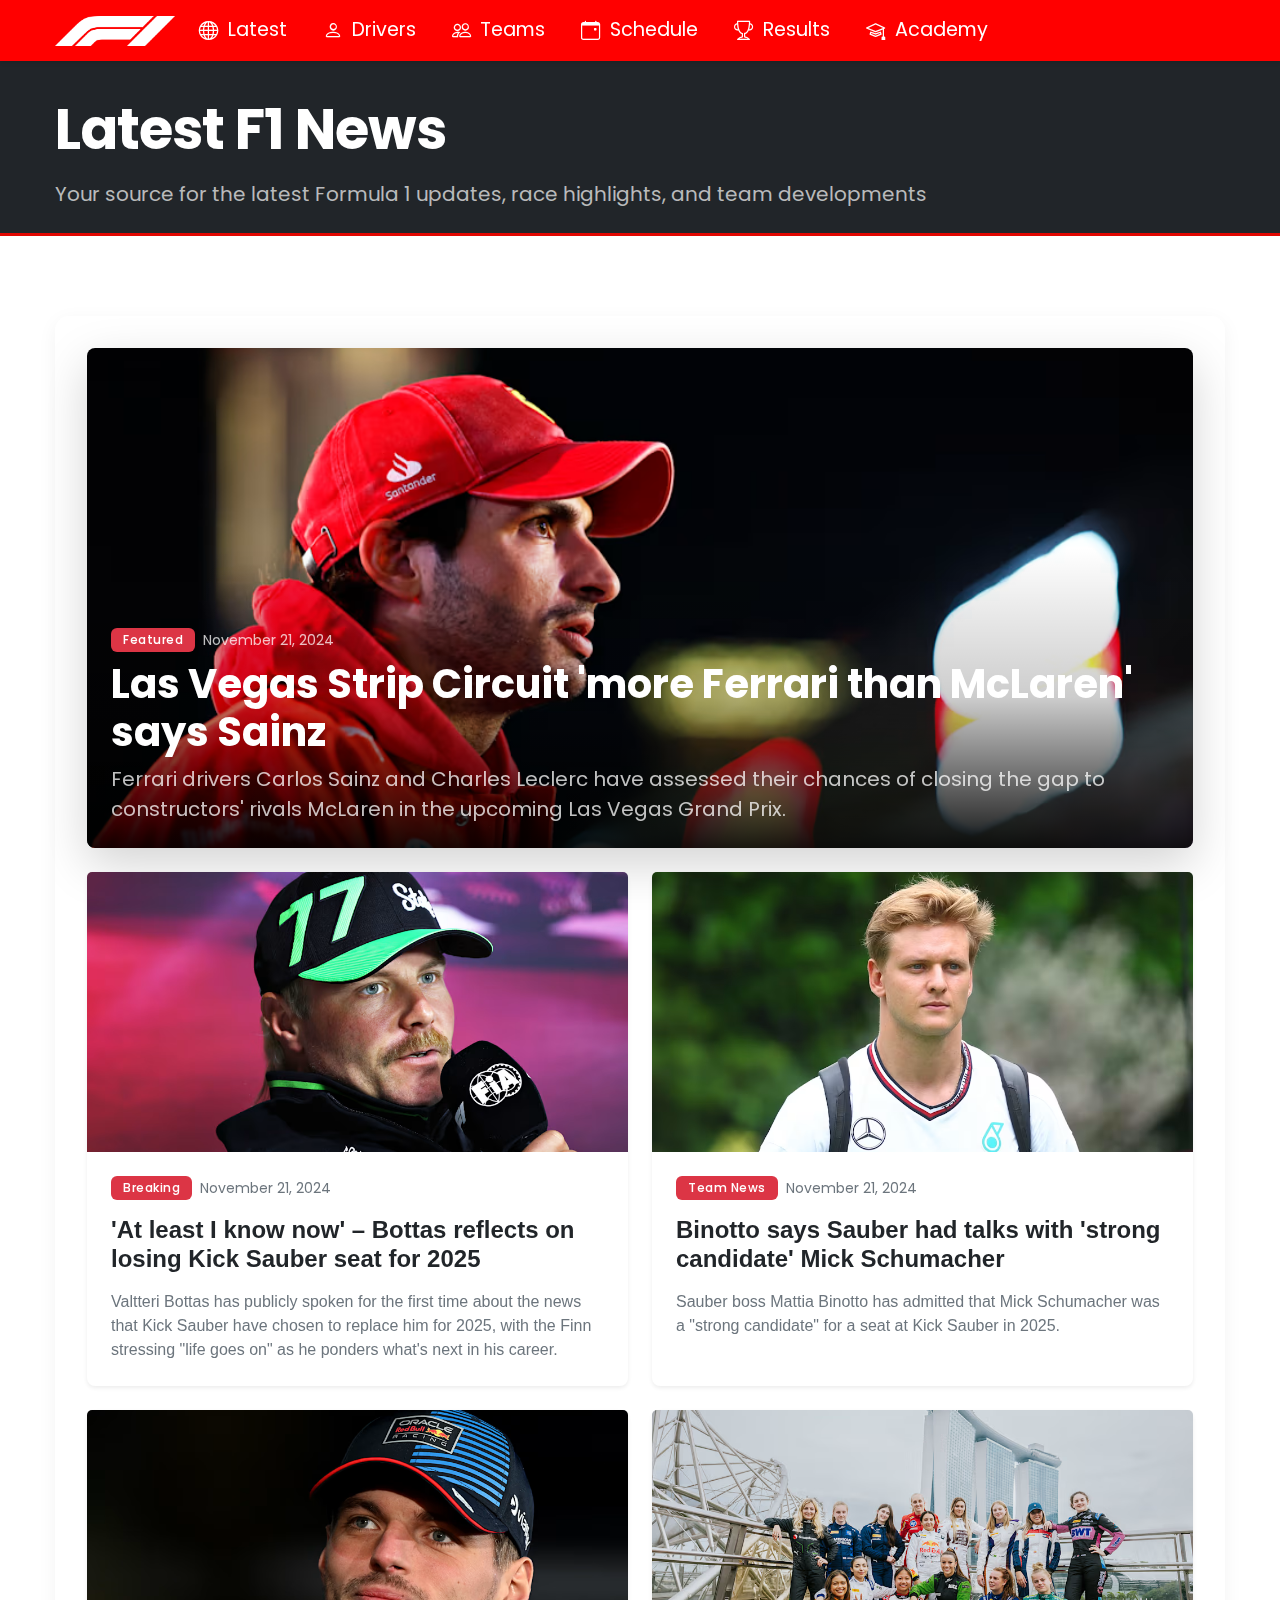
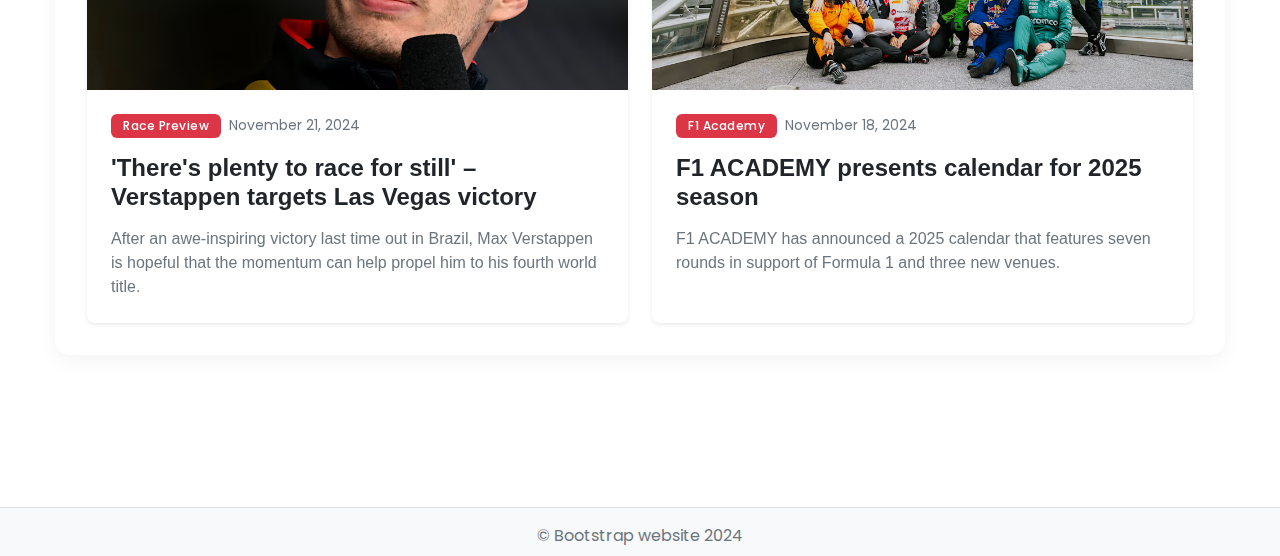
<file: latest.html>
<!DOCTYPE html>
<html lang="en">
  <head>
    <meta charset="utf-8">
    <meta name="viewport" content="width=device-width, initial-scale=1">
    
    <title>F1 Latest News</title>
    <link href="https://cdn.jsdelivr.net/npm/bootstrap@5.3.0/dist/css/bootstrap.min.css" rel="stylesheet">
    <link href="https://cdn.jsdelivr.net/npm/bootstrap-icons@1.7.2/font/bootstrap-icons.css" rel="stylesheet">
    <link href="./style.css" rel="stylesheet">
    <style>
      body {
        position: relative;
        background: #ffffff;
      }
      .news-header {
        background-color: #212529 !important;
        border-bottom: 3px solid #e10600;
        color: white;
        position: relative;
        overflow: hidden;
      }
      .news-header .container {
        position: relative;
        z-index: 2;
      }
      .news-header .text-secondary {
        color: rgba(255,255,255,0.7) !important;
      }
      .card {
        background: #ffffff;
        box-shadow: 0 5px 15px rgba(0,0,0,0.08);
      }
      .content-container {
        background: rgba(255,255,255,0.9);
        backdrop-filter: blur(5px);
        border-radius: 15px;
        padding: 2rem;
        margin: 2rem auto;
        box-shadow: 0 5px 20px rgba(0,0,0,0.05);
      }
    </style>
  </head>
  
  <body>
  
    <header>
      <nav class="navbar navbar-expand-lg navbar-dark fixed-top" style="background-color: red;">
        <div class="container">
          <a class="navbar-brand" href="./index.html">
            <img src="./photos/f1logo.png" alt="Logo" width="120" height="30" class="d-inline-block align-text-top">
          </a>
          <button class="navbar-toggler" type="button" data-bs-toggle="collapse" data-bs-target="#navbarCollapse" aria-controls="navbarCollapse" aria-expanded="false" aria-label="Toggle navigation">
            <span class="navbar-toggler-icon"></span>
          </button>
          <div class="collapse navbar-collapse" id="navbarCollapse">
            <ul class="navbar-nav me-auto mb-2 mb-md-0 flex-column flex-lg-row">
              <li class="nav-item">
                <a class="nav-link" href="./latest.html"><i class="bi bi-globe"></i>&nbsp;Latest</a>
              </li>
              <li class="nav-item">
                <a class="nav-link" href="./drivers.html"><i class="bi bi-person"></i>&nbsp;Drivers</a>
              </li>
              <li class="nav-item">
                <a class="nav-link" href="./teams.html"><i class="bi bi-people"></i>&nbsp;Teams</a>
              </li>
              <li class="nav-item">
                <a class="nav-link" href="./schedule.html"><i class="bi bi-calendar-event"></i>&nbsp;Schedule</a>
              </li>
              <li class="nav-item">
                <a class="nav-link active" href="./results.html"><i class="bi bi-trophy"></i>&nbsp;Results</a>
              </li>
              <li class="nav-item">
                <a class="nav-link" href="./academy.html"><i class="bi bi-mortarboard"></i>&nbsp;Academy</a>
              </li>
            </ul>
          </div>
        </div>
      </nav>
    </header>

  <main class="pb-5">
    <div class="mb-4 mt-5 pt-5 pb-4 news-header">
      <div class="container">
        <h1 class="display-4 fw-bold mb-3">Latest F1 News</h1>
        <p class="lead mb-0 text-secondary">
          Your source for the latest Formula 1 updates, race highlights, and team developments
        </p>
      </div>
    </div>

    <div class="container py-4">
      <div class="content-container">
        <div class="row g-4">
          <div class="col-12">
            <div class="card shadow-lg rounded-3 border-0 overflow-hidden hover-shadow">
              <div class="position-relative">
                <img src="./photos/latest_sainz.avif" class="card-img-top" alt="F1 Featured News" style="height: 500px; object-fit: cover;">
                <div class="position-absolute bottom-0 start-0 w-100 bg-gradient-dark" style="height: 300px;"></div>
                <div class="position-absolute bottom-0 start-0 p-4 text-white">
                  <div class="d-flex align-items-center mb-2">
                    <span class="badge bg-danger me-2">Featured</span>
                    <small class="opacity-75">November 21, 2024</small>
                  </div>
                  <h2 class="h1 fw-bold mb-2">Las Vegas Strip Circuit 'more Ferrari than McLaren' says Sainz</h2>
                  <p class="lead mb-0 opacity-75">
                    Ferrari drivers Carlos Sainz and Charles Leclerc have assessed their chances of closing the gap to constructors' rivals McLaren in the upcoming Las Vegas Grand Prix.
                  </p>
                </div>
              </div>
            </div>
          </div>

          <div class="col-md-6">
            <div class="card h-100 shadow-sm rounded-3 border-0 hover-shadow transition">
              <img src="./photos/latest_bottas.avif" class="card-img-top" alt="Bottas News" style="height: 280px; object-fit: cover;">
              <div class="card-body p-4">
                <div class="d-flex align-items-center mb-3">
                  <span class="badge bg-danger me-2">Breaking</span>
                  <small class="text-secondary">November 21, 2024</small>
                </div>
                <h3 class="card-title h4 fw-bold mb-3">'At least I know now' – Bottas reflects on losing Kick Sauber seat for 2025</h3>
                <p class="card-text text-secondary">
                  Valtteri Bottas has publicly spoken for the first time about the news that Kick Sauber have chosen to replace him for 2025, with the Finn stressing "life goes on" as he ponders what's next in his career.
                </p>
              </div>
            </div>
          </div>

          <div class="col-md-6">
            <div class="card h-100 shadow-sm rounded-3 border-0 hover-shadow transition">
              <img src="./photos/latest_schumacher.avif" class="card-img-top" alt="Schumacher News" style="height: 280px; object-fit: cover;">
              <div class="card-body p-4">
                <div class="d-flex align-items-center mb-3">
                  <span class="badge bg-danger me-2">Team News</span>
                  <small class="text-secondary">November 21, 2024</small>
                </div>
                <h3 class="card-title h4 fw-bold mb-3">Binotto says Sauber had talks with 'strong candidate' Mick Schumacher</h3>
                <p class="card-text text-secondary">
                  Sauber boss Mattia Binotto has admitted that Mick Schumacher was a "strong candidate" for a seat at Kick Sauber in 2025.
                </p>
              </div>
            </div>
          </div>

          <div class="col-md-6">
            <div class="card h-100 shadow-sm rounded-3 border-0 hover-shadow transition">
              <img src="./photos/latest_verstappen.avif" class="card-img-top" alt="Verstappen News" style="height: 280px; object-fit: cover;">
              <div class="card-body p-4">
                <div class="d-flex align-items-center mb-3">
                  <span class="badge bg-danger me-2">Race Preview</span>
                  <small class="text-secondary">November 21, 2024</small>
                </div>
                <h3 class="card-title h4 fw-bold mb-3">'There's plenty to race for still' – Verstappen targets Las Vegas victory</h3>
                <p class="card-text text-secondary">
                  After an awe-inspiring victory last time out in Brazil, Max Verstappen is hopeful that the momentum can help propel him to his fourth world title.
                </p>
              </div>
            </div>
          </div>

          <div class="col-md-6">
            <div class="card h-100 shadow-sm rounded-3 border-0 hover-shadow transition">
              <img src="./photos/latest_academy.avif" class="card-img-top" alt="F1 Academy News" style="height: 280px; object-fit: cover;">
              <div class="card-body p-4">
                <div class="d-flex align-items-center mb-3">
                  <span class="badge bg-danger me-2">F1 Academy</span>
                  <small class="text-secondary">November 18, 2024</small>
                </div>
                <h3 class="card-title h4 fw-bold mb-3">F1 ACADEMY presents calendar for 2025 season</h3>
                <p class="card-text text-secondary">
                  F1 ACADEMY has announced a 2025 calendar that features seven rounds in support of Formula 1 and three new venues.
                </p>
              </div>
            </div>
          </div>
        </div>
      </div>
    </div>
  </main>
   
    <footer class="mt-5 pt-3 pb-2">
        <p class="text-center">&copy; Bootstrap website 2024</p>
    </footer>  
    
    <script src="./bootstrap/js/bootstrap.bundle.min.js"></script> 

</body>
</html>
</file>
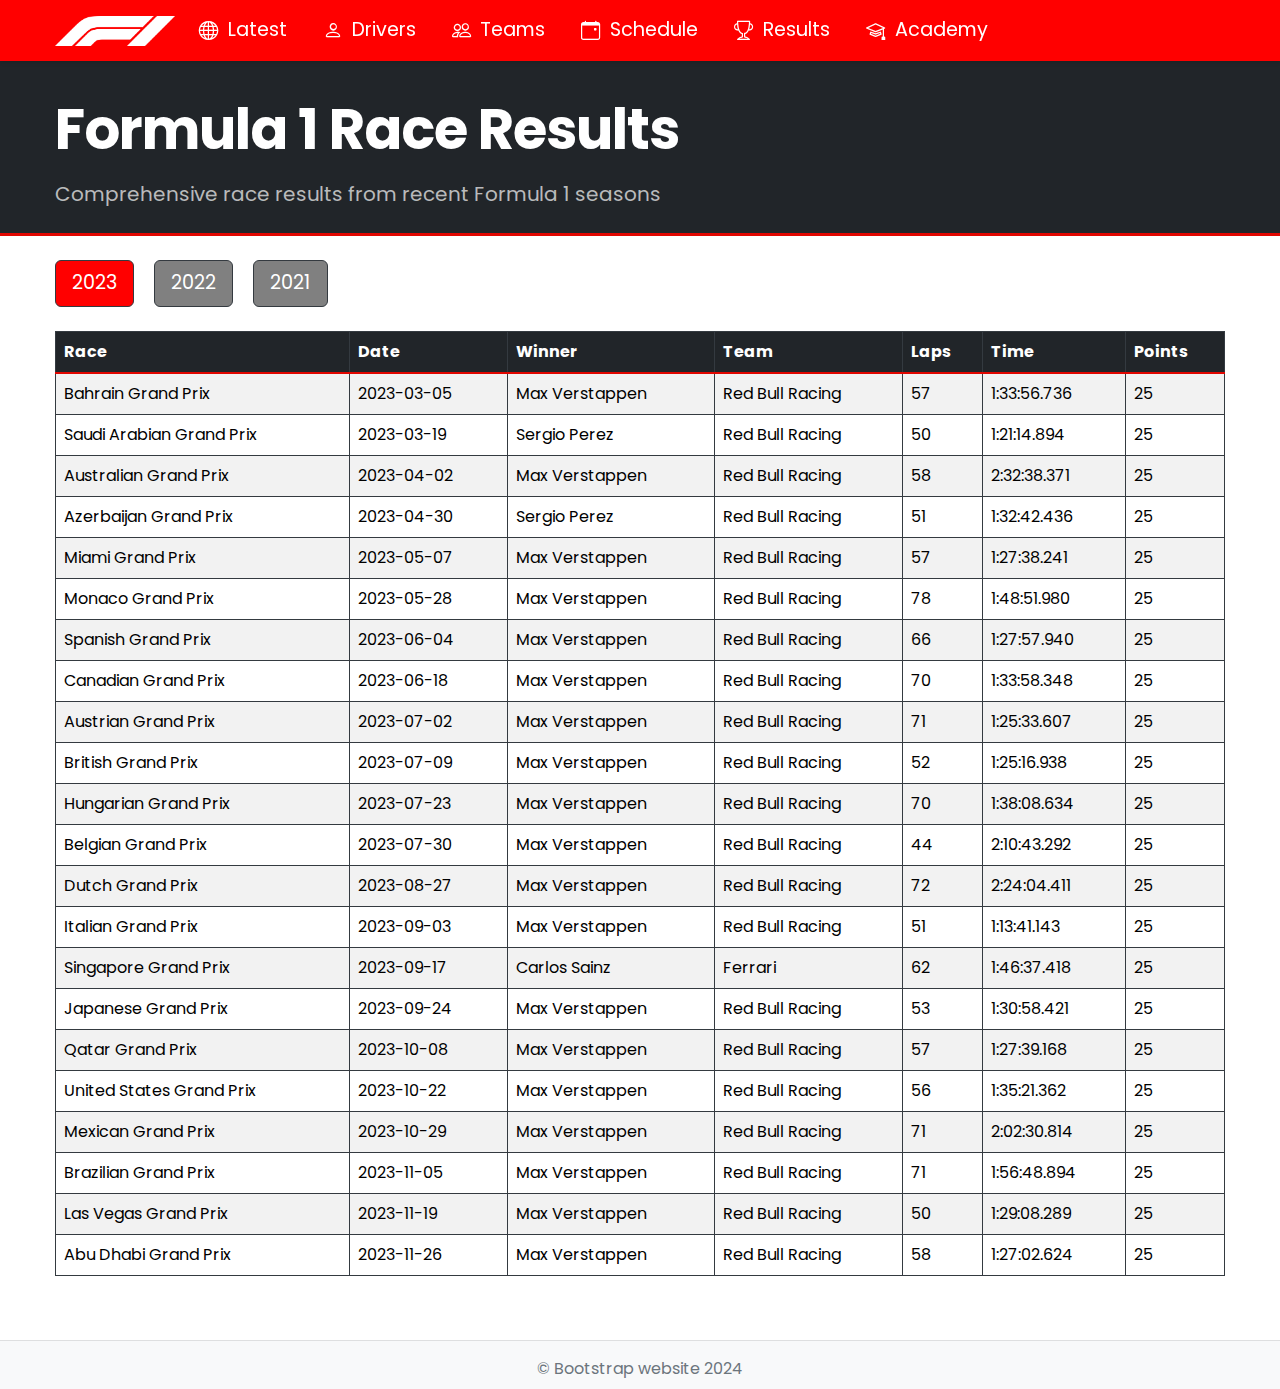
<file: results.html>
<!DOCTYPE html>
<html lang="en">
  <head>
    <meta charset="utf-8">
    <meta name="viewport" content="width=device-width, initial-scale=1">
    <title>F1 Race Results</title>
    <link href="https://cdn.jsdelivr.net/npm/bootstrap@5.3.0/dist/css/bootstrap.min.css" rel="stylesheet">
    <link href="https://cdn.jsdelivr.net/npm/bootstrap-icons@1.7.2/font/bootstrap-icons.css" rel="stylesheet">
    <link href="./style.css" rel="stylesheet">
    <link href="https://cdn.datatables.net/1.13.6/css/dataTables.bootstrap5.min.css" rel="stylesheet">
    <style>
      body {
        position: relative;
        background: #ffffff;
      }
      .news-header {
        background-color: #212529 !important;
        border-bottom: 3px solid #e10600;
        color: white;
        position: relative;
        overflow: hidden;
      }
      .news-header .text-secondary {
        color: rgba(255,255,255,0.7) !important;
      }
      .table {
        border: 2px solid #212529;
        background-color: white;
      }
      .table-bordered {
        border: 1px solid #343a40;
      }
      .table thead th {
        background-color: #212529;
        border-bottom: 2px solid #e10600;
        color: white;
      }
      
      .nav-pills .nav-link {
        border: 1px solid #343a40;
      }
      .nav-pills .nav-link.active {
        background-color: #e10600 !important;
      }
      .dataTables_wrapper {
        background-color: transparent;
      }
    </style>
  </head>
  
  <body>
    <header>
      <nav class="navbar navbar-expand-lg navbar-dark fixed-top" style="background-color: red;">
        <div class="container">
          <a class="navbar-brand" href="./index.html">
            <img src="./photos/f1logo.png" alt="Logo" width="120" height="30" class="d-inline-block align-text-top">
          </a>
          <button class="navbar-toggler" type="button" data-bs-toggle="collapse" data-bs-target="#navbarCollapse" aria-controls="navbarCollapse" aria-expanded="false" aria-label="Toggle navigation">
            <span class="navbar-toggler-icon"></span>
          </button>
          <div class="collapse navbar-collapse" id="navbarCollapse">
            <ul class="navbar-nav me-auto mb-2 mb-md-0 flex-column flex-lg-row">
              <li class="nav-item">
                <a class="nav-link" href="./latest.html"><i class="bi bi-globe"></i>&nbsp;Latest</a>
              </li>
              <li class="nav-item">
                <a class="nav-link" href="./drivers.html"><i class="bi bi-person"></i>&nbsp;Drivers</a>
              </li>
              <li class="nav-item">
                <a class="nav-link" href="./teams.html"><i class="bi bi-people"></i>&nbsp;Teams</a>
              </li>
              <li class="nav-item">
                <a class="nav-link" href="./schedule.html"><i class="bi bi-calendar-event"></i>&nbsp;Schedule</a>
              </li>
              <li class="nav-item">
                <a class="nav-link active" href="./results.html"><i class="bi bi-trophy"></i>&nbsp;Results</a>
              </li>
              <li class="nav-item">
                <a class="nav-link" href="./academy.html"><i class="bi bi-mortarboard"></i>&nbsp;Academy</a>
              </li>
            </ul>
          </div>
        </div>
      </nav>
    </header>

    <main>
      <div class="mb-4 mt-5 pt-5 pb-4 news-header">
        <div class="container">
          <h1 class="display-4 fw-bold mb-3">Formula 1 Race Results</h1>
          <p class="lead mb-0 text-secondary">Comprehensive race results from recent Formula 1 seasons</p>
        </div>
      </div>
      
      <div class="container mt-4">
      
      <ul class="nav nav-pills mb-4" id="yearTabs" role="tablist">
        <li class="nav-item" role="presentation">
          <button class="nav-link active" id="y2023-tab" data-bs-toggle="pill" data-bs-target="#y2023" type="button" role="tab" style="background-color: red !important;">2023</button>
        </li>
        <li class="nav-item" role="presentation">
          <button class="nav-link" id="y2022-tab" data-bs-toggle="pill" data-bs-target="#y2022" type="button" role="tab" style="background-color: #808080 !important; color: white;">2022</button>
        </li>
        <li class="nav-item" role="presentation">
          <button class="nav-link" id="y2021-tab" data-bs-toggle="pill" data-bs-target="#y2021" type="button" role="tab" style="background-color: #808080 !important; color: white;">2021</button>
        </li>
      </ul>

     
      <div class="tab-content" id="yearTabContent">
        <!-- 2023 Season -->
        <div class="tab-pane fade show active" id="y2023" role="tabpanel">
          <div class="table-responsive">
            <table id="f1Results2023" class="table table-striped table-bordered" style="width:100%">
              <thead>
                <tr>
                  <th>Race</th>
                  <th>Date</th>
                  <th>Winner</th>
                  <th>Team</th>
                  <th>Laps</th>
                  <th>Time</th>
                  <th>Points</th>
                </tr>
              </thead>
              <tbody>
                <tr>
                  <td>Bahrain Grand Prix</td>
                  <td>2023-03-05</td>
                  <td>Max Verstappen</td>
                  <td>Red Bull Racing</td>
                  <td>57</td>
                  <td>1:33:56.736</td>
                  <td>25</td>
                </tr>
                <tr>
                  <td>Saudi Arabian Grand Prix</td>
                  <td>2023-03-19</td>
                  <td>Sergio Perez</td>
                  <td>Red Bull Racing</td>
                  <td>50</td>
                  <td>1:21:14.894</td>
                  <td>25</td>
                </tr>
                <tr>
                  <td>Australian Grand Prix</td>
                  <td>2023-04-02</td>
                  <td>Max Verstappen</td>
                  <td>Red Bull Racing</td>
                  <td>58</td>
                  <td>2:32:38.371</td>
                  <td>25</td>
                </tr>
                <tr>
                  <td>Azerbaijan Grand Prix</td>
                  <td>2023-04-30</td>
                  <td>Sergio Perez</td>
                  <td>Red Bull Racing</td>
                  <td>51</td>
                  <td>1:32:42.436</td>
                  <td>25</td>
                </tr>
                <tr>
                  <td>Miami Grand Prix</td>
                  <td>2023-05-07</td>
                  <td>Max Verstappen</td>
                  <td>Red Bull Racing</td>
                  <td>57</td>
                  <td>1:27:38.241</td>
                  <td>25</td>
                </tr>
                <tr>
                  <td>Monaco Grand Prix</td>
                  <td>2023-05-28</td>
                  <td>Max Verstappen</td>
                  <td>Red Bull Racing</td>
                  <td>78</td>
                  <td>1:48:51.980</td>
                  <td>25</td>
                </tr>
                <tr>
                  <td>Spanish Grand Prix</td>
                  <td>2023-06-04</td>
                  <td>Max Verstappen</td>
                  <td>Red Bull Racing</td>
                  <td>66</td>
                  <td>1:27:57.940</td>
                  <td>25</td>
                </tr>
                <tr>
                  <td>Canadian Grand Prix</td>
                  <td>2023-06-18</td>
                  <td>Max Verstappen</td>
                  <td>Red Bull Racing</td>
                  <td>70</td>
                  <td>1:33:58.348</td>
                  <td>25</td>
                </tr>
                <tr>
                  <td>Austrian Grand Prix</td>
                  <td>2023-07-02</td>
                  <td>Max Verstappen</td>
                  <td>Red Bull Racing</td>
                  <td>71</td>
                  <td>1:25:33.607</td>
                  <td>25</td>
                </tr>
                <tr>
                  <td>British Grand Prix</td>
                  <td>2023-07-09</td>
                  <td>Max Verstappen</td>
                  <td>Red Bull Racing</td>
                  <td>52</td>
                  <td>1:25:16.938</td>
                  <td>25</td>
                </tr>
                <tr>
                  <td>Hungarian Grand Prix</td>
                  <td>2023-07-23</td>
                  <td>Max Verstappen</td>
                  <td>Red Bull Racing</td>
                  <td>70</td>
                  <td>1:38:08.634</td>
                  <td>25</td>
                </tr>
                <tr>
                  <td>Belgian Grand Prix</td>
                  <td>2023-07-30</td>
                  <td>Max Verstappen</td>
                  <td>Red Bull Racing</td>
                  <td>44</td>
                  <td>2:10:43.292</td>
                  <td>25</td>
                </tr>
                <tr>
                  <td>Dutch Grand Prix</td>
                  <td>2023-08-27</td>
                  <td>Max Verstappen</td>
                  <td>Red Bull Racing</td>
                  <td>72</td>
                  <td>2:24:04.411</td>
                  <td>25</td>
                </tr>
                <tr>
                  <td>Italian Grand Prix</td>
                  <td>2023-09-03</td>
                  <td>Max Verstappen</td>
                  <td>Red Bull Racing</td>
                  <td>51</td>
                  <td>1:13:41.143</td>
                  <td>25</td>
                </tr>
                <tr>
                  <td>Singapore Grand Prix</td>
                  <td>2023-09-17</td>
                  <td>Carlos Sainz</td>
                  <td>Ferrari</td>
                  <td>62</td>
                  <td>1:46:37.418</td>
                  <td>25</td>
                </tr>
                <tr>
                  <td>Japanese Grand Prix</td>
                  <td>2023-09-24</td>
                  <td>Max Verstappen</td>
                  <td>Red Bull Racing</td>
                  <td>53</td>
                  <td>1:30:58.421</td>
                  <td>25</td>
                </tr>
                <tr>
                  <td>Qatar Grand Prix</td>
                  <td>2023-10-08</td>
                  <td>Max Verstappen</td>
                  <td>Red Bull Racing</td>
                  <td>57</td>
                  <td>1:27:39.168</td>
                  <td>25</td>
                </tr>
                <tr>
                  <td>United States Grand Prix</td>
                  <td>2023-10-22</td>
                  <td>Max Verstappen</td>
                  <td>Red Bull Racing</td>
                  <td>56</td>
                  <td>1:35:21.362</td>
                  <td>25</td>
                </tr>
                <tr>
                  <td>Mexican Grand Prix</td>
                  <td>2023-10-29</td>
                  <td>Max Verstappen</td>
                  <td>Red Bull Racing</td>
                  <td>71</td>
                  <td>2:02:30.814</td>
                  <td>25</td>
                </tr>
                <tr>
                  <td>Brazilian Grand Prix</td>
                  <td>2023-11-05</td>
                  <td>Max Verstappen</td>
                  <td>Red Bull Racing</td>
                  <td>71</td>
                  <td>1:56:48.894</td>
                  <td>25</td>
                </tr>
                <tr>
                  <td>Las Vegas Grand Prix</td>
                  <td>2023-11-19</td>
                  <td>Max Verstappen</td>
                  <td>Red Bull Racing</td>
                  <td>50</td>
                  <td>1:29:08.289</td>
                  <td>25</td>
                </tr>
                <tr>
                  <td>Abu Dhabi Grand Prix</td>
                  <td>2023-11-26</td>
                  <td>Max Verstappen</td>
                  <td>Red Bull Racing</td>
                  <td>58</td>
                  <td>1:27:02.624</td>
                  <td>25</td>
                </tr>
              </tbody>
            </table>
          </div>
        </div>

        <!-- 2022 Season -->
        <div class="tab-pane fade" id="y2022" role="tabpanel">
          <div class="table-responsive">
            <table id="f1Results2022" class="table table-striped table-bordered" style="width:100%">
              <thead>
                <tr>
                  <th>Race</th>
                  <th>Date</th>
                  <th>Winner</th>
                  <th>Team</th>
                  <th>Laps</th>
                  <th>Time</th>
                  <th>Points</th>
                </tr>
              </thead>
              <tbody>
                <tr>
                  <td>Bahrain Grand Prix</td>
                  <td>2022-03-20</td>
                  <td>Charles Leclerc</td>
                  <td>Ferrari</td>
                  <td>57</td>
                  <td>1:37:33.584</td>
                  <td>26</td>
                </tr>
                <tr>
                  <td>Saudi Arabian Grand Prix</td>
                  <td>2022-03-27</td>
                  <td>Max Verstappen</td>
                  <td>Red Bull Racing</td>
                  <td>50</td>
                  <td>1:24:19.293</td>
                  <td>25</td>
                </tr>
                <tr>
                  <td>Australian Grand Prix</td>
                  <td>2022-04-10</td>
                  <td>Charles Leclerc</td>
                  <td>Ferrari</td>
                  <td>58</td>
                  <td>1:27:46.548</td>
                  <td>26</td>
                </tr>
                <tr>
                  <td>Emilia Romagna Grand Prix</td>
                  <td>2022-04-24</td>
                  <td>Max Verstappen</td>
                  <td>Red Bull Racing</td>
                  <td>63</td>
                  <td>1:32:07.986</td>
                  <td>26</td>
                </tr>
                <tr>
                  <td>Miami Grand Prix</td>
                  <td>2022-05-08</td>
                  <td>Max Verstappen</td>
                  <td>Red Bull Racing</td>
                  <td>57</td>
                  <td>1:34:24.258</td>
                  <td>25</td>
                </tr>
                <tr>
                  <td>Spanish Grand Prix</td>
                  <td>2022-05-22</td>
                  <td>Max Verstappen</td>
                  <td>Red Bull Racing</td>
                  <td>66</td>
                  <td>1:37:20.475</td>
                  <td>25</td>
                </tr>
                <tr>
                  <td>Monaco Grand Prix</td>
                  <td>2022-05-29</td>
                  <td>Sergio Perez</td>
                  <td>Red Bull Racing</td>
                  <td>64</td>
                  <td>1:56:30.265</td>
                  <td>25</td>
                </tr>
                <tr>
                  <td>Azerbaijan Grand Prix</td>
                  <td>2022-06-12</td>
                  <td>Max Verstappen</td>
                  <td>Red Bull Racing</td>
                  <td>51</td>
                  <td>1:34:05.941</td>
                  <td>25</td>
                </tr>
                <tr>
                  <td>Canadian Grand Prix</td>
                  <td>2022-06-19</td>
                  <td>Max Verstappen</td>
                  <td>Red Bull Racing</td>
                  <td>70</td>
                  <td>1:36:21.757</td>
                  <td>25</td>
                </tr>
                <tr>
                  <td>British Grand Prix</td>
                  <td>2022-07-03</td>
                  <td>Carlos Sainz</td>
                  <td>Ferrari</td>
                  <td>52</td>
                  <td>2:17:50.311</td>
                  <td>25</td>
                </tr>
                <tr>
                  <td>Austrian Grand Prix</td>
                  <td>2022-07-10</td>
                  <td>Charles Leclerc</td>
                  <td>Ferrari</td>
                  <td>71</td>
                  <td>1:24:24.312</td>
                  <td>25</td>
                </tr>
                <tr>
                  <td>French Grand Prix</td>
                  <td>2022-07-24</td>
                  <td>Max Verstappen</td>
                  <td>Red Bull Racing</td>
                  <td>53</td>
                  <td>1:30:02.112</td>
                  <td>25</td>
                </tr>
                <tr>
                  <td>Hungarian Grand Prix</td>
                  <td>2022-07-31</td>
                  <td>Max Verstappen</td>
                  <td>Red Bull Racing</td>
                  <td>70</td>
                  <td>1:39:35.912</td>
                  <td>25</td>
                </tr>
                <tr>
                  <td>Belgian Grand Prix</td>
                  <td>2022-08-28</td>
                  <td>Max Verstappen</td>
                  <td>Red Bull Racing</td>
                  <td>44</td>
                  <td>1:25:52.894</td>
                  <td>26</td>
                </tr>
                <tr>
                  <td>Dutch Grand Prix</td>
                  <td>2022-09-04</td>
                  <td>Max Verstappen</td>
                  <td>Red Bull Racing</td>
                  <td>72</td>
                  <td>1:36:42.773</td>
                  <td>25</td>
                </tr>
                <tr>
                  <td>Italian Grand Prix</td>
                  <td>2022-09-11</td>
                  <td>Max Verstappen</td>
                  <td>Red Bull Racing</td>
                  <td>53</td>
                  <td>1:20:27.511</td>
                  <td>25</td>
                </tr>
                <tr>
                  <td>Singapore Grand Prix</td>
                  <td>2022-10-02</td>
                  <td>Sergio Perez</td>
                  <td>Red Bull Racing</td>
                  <td>59</td>
                  <td>2:02:20.238</td>
                  <td>25</td>
                </tr>
                <tr>
                  <td>Japanese Grand Prix</td>
                  <td>2022-10-09</td>
                  <td>Max Verstappen</td>
                  <td>Red Bull Racing</td>
                  <td>28</td>
                  <td>3:01:44.004</td>
                  <td>25</td>
                </tr>
                <tr>
                  <td>United States Grand Prix</td>
                  <td>2022-10-23</td>
                  <td>Max Verstappen</td>
                  <td>Red Bull Racing</td>
                  <td>56</td>
                  <td>1:42:11.687</td>
                  <td>25</td>
                </tr>
                <tr>
                  <td>Mexican Grand Prix</td>
                  <td>2022-10-30</td>
                  <td>Max Verstappen</td>
                  <td>Red Bull Racing</td>
                  <td>71</td>
                  <td>1:38:36.729</td>
                  <td>25</td>
                </tr>
                <tr>
                  <td>Brazilian Grand Prix</td>
                  <td>2022-11-13</td>
                  <td>George Russell</td>
                  <td>Mercedes</td>
                  <td>71</td>
                  <td>1:38:34.044</td>
                  <td>25</td>
                </tr>
                <tr>
                  <td>Abu Dhabi Grand Prix</td>
                  <td>2022-11-20</td>
                  <td>Max Verstappen</td>
                  <td>Red Bull Racing</td>
                  <td>58</td>
                  <td>1:27:45.914</td>
                  <td>25</td>
                </tr>
              </tbody>
            </table>
          </div>
        </div>

        <!-- 2021 Season -->
        <div class="tab-pane fade" id="y2021" role="tabpanel">
          <div class="table-responsive">
            <table id="f1Results2021" class="table table-striped table-bordered" style="width:100%">
              <thead>
                <tr>
                  <th>Race</th>
                  <th>Date</th>
                  <th>Winner</th>
                  <th>Team</th>
                  <th>Laps</th>
                  <th>Time</th>
                  <th>Points</th>
                </tr>
              </thead>
              <tbody>
                <tr>
                  <td>Bahrain Grand Prix</td>
                  <td>2021-03-28</td>
                  <td>Lewis Hamilton</td>
                  <td>Mercedes</td>
                  <td>56</td>
                  <td>1:32:03.897</td>
                  <td>25</td>
                </tr>
                <tr>
                  <td>Emilia Romagna Grand Prix</td>
                  <td>2021-04-18</td>
                  <td>Max Verstappen</td>
                  <td>Red Bull Racing</td>
                  <td>63</td>
                  <td>2:02:34.598</td>
                  <td>25</td>
                </tr>
                <tr>
                  <td>Portuguese Grand Prix</td>
                  <td>2021-05-02</td>
                  <td>Lewis Hamilton</td>
                  <td>Mercedes</td>
                  <td>66</td>
                  <td>1:34:31.421</td>
                  <td>25</td>
                </tr>
                <tr>
                  <td>Spanish Grand Prix</td>
                  <td>2021-05-09</td>
                  <td>Lewis Hamilton</td>
                  <td>Mercedes</td>
                  <td>66</td>
                  <td>1:33:07.680</td>
                  <td>25</td>
                </tr>
                <tr>
                  <td>Monaco Grand Prix</td>
                  <td>2021-05-23</td>
                  <td>Max Verstappen</td>
                  <td>Red Bull Racing</td>
                  <td>78</td>
                  <td>1:38:56.820</td>
                  <td>25</td>
                </tr>
                <tr>
                  <td>Azerbaijan Grand Prix</td>
                  <td>2021-06-06</td>
                  <td>Sergio Perez</td>
                  <td>Red Bull Racing</td>
                  <td>51</td>
                  <td>2:13:36.410</td>
                  <td>25</td>
                </tr>
                <tr>
                  <td>French Grand Prix</td>
                  <td>2021-06-20</td>
                  <td>Max Verstappen</td>
                  <td>Red Bull Racing</td>
                  <td>53</td>
                  <td>1:27:25.770</td>
                  <td>26</td>
                </tr>
                <tr>
                  <td>Styrian Grand Prix</td>
                  <td>2021-06-27</td>
                  <td>Max Verstappen</td>
                  <td>Red Bull Racing</td>
                  <td>71</td>
                  <td>1:22:18.925</td>
                  <td>25</td>
                </tr>
                <tr>
                  <td>Austrian Grand Prix</td>
                  <td>2021-07-04</td>
                  <td>Max Verstappen</td>
                  <td>Red Bull Racing</td>
                  <td>71</td>
                  <td>1:23:54.543</td>
                  <td>26</td>
                </tr>
                <tr>
                  <td>British Grand Prix</td>
                  <td>2021-07-18</td>
                  <td>Lewis Hamilton</td>
                  <td>Mercedes</td>
                  <td>52</td>
                  <td>1:58:23.284</td>
                  <td>25</td>
                </tr>
                <tr>
                  <td>Hungarian Grand Prix</td>
                  <td>2021-08-01</td>
                  <td>Esteban Ocon</td>
                  <td>Alpine F1 Team</td>
                  <td>70</td>
                  <td>2:04:43.199</td>
                  <td>25</td>
                </tr>
                <tr>
                  <td>Belgian Grand Prix</td>
                  <td>2021-08-29</td>
                  <td>Max Verstappen</td>
                  <td>Red Bull Racing</td>
                  <td>1</td>
                  <td>0:03:27.071</td>
                  <td>12.5</td>
                </tr>
                <tr>
                  <td>Dutch Grand Prix</td>
                  <td>2021-09-05</td>
                  <td>Max Verstappen</td>
                  <td>Red Bull Racing</td>
                  <td>72</td>
                  <td>1:30:05.395</td>
                  <td>25</td>
                </tr>
                <tr>
                  <td>Italian Grand Prix</td>
                  <td>2021-09-12</td>
                  <td>Daniel Ricciardo</td>
                  <td>McLaren</td>
                  <td>53</td>
                  <td>1:21:54.365</td>
                  <td>26</td>
                </tr>
                <tr>
                  <td>Russian Grand Prix</td>
                  <td>2021-09-26</td>
                  <td>Lewis Hamilton</td>
                  <td>Mercedes</td>
                  <td>53</td>
                  <td>1:30:41.001</td>
                  <td>25</td>
                </tr>
                <tr>
                  <td>Turkish Grand Prix</td>
                  <td>2021-10-10</td>
                  <td>Valtteri Bottas</td>
                  <td>Mercedes</td>
                  <td>58</td>
                  <td>1:31:04.103</td>
                  <td>25</td>
                </tr>
                <tr>
                  <td>United States Grand Prix</td>
                  <td>2021-10-24</td>
                  <td>Max Verstappen</td>
                  <td>Red Bull Racing</td>
                  <td>56</td>
                  <td>1:34:36.552</td>
                  <td>25</td>
                </tr>
                <tr>
                  <td>Mexican Grand Prix</td>
                  <td>2021-11-07</td>
                  <td>Max Verstappen</td>
                  <td>Red Bull Racing</td>
                  <td>71</td>
                  <td>1:38:39.086</td>
                  <td>25</td>
                </tr>
                <tr>
                  <td>Brazilian Grand Prix</td>
                  <td>2021-11-14</td>
                  <td>Lewis Hamilton</td>
                  <td>Mercedes</td>
                  <td>71</td>
                  <td>1:32:22.851</td>
                  <td>25</td>
                </tr>
                <tr>
                  <td>Qatar Grand Prix</td>
                  <td>2021-11-21</td>
                  <td>Lewis Hamilton</td>
                  <td>Mercedes</td>
                  <td>57</td>
                  <td>1:24:28.471</td>
                  <td>25</td>
                </tr>
                <tr>
                  <td>Saudi Arabian Grand Prix</td>
                  <td>2021-12-05</td>
                  <td>Lewis Hamilton</td>
                  <td>Mercedes</td>
                  <td>50</td>
                  <td>2:06:15.118</td>
                  <td>26</td>
                </tr>
                <tr>
                  <td>Abu Dhabi Grand Prix</td>
                  <td>2021-12-12</td>
                  <td>Max Verstappen</td>
                  <td>Red Bull Racing</td>
                  <td>58</td>
                  <td>1:30:17.345</td>
                  <td>25</td>
                </tr>
              </tbody>
            </table>
          </div>
        </div>
      </div>
    </div>
    </main>

    <footer class="mt-5 pt-3 pb-2">
        <p class="text-center">&copy; Bootstrap website 2024</p>
      </footer> 

   
    <script src="./bootstrap/js/bootstrap.bundle.min.js"></script>
    <script src="https://code.jquery.com/jquery-3.7.0.min.js"></script>
    <script src="https://cdn.datatables.net/1.13.6/js/jquery.dataTables.min.js"></script>
    <script src="https://cdn.datatables.net/1.13.6/js/dataTables.bootstrap5.min.js"></script>
    <script>
      $(document).ready(function() {
        $('#f1Results2023, #f1Results2022, #f1Results2021').DataTable({
          pageLength: 10,
          order: [[1, 'asc']],
          responsive: true,
          language: {
            search: "Search results:"
          }
        });

        $('button[data-bs-toggle="pill"]').on('shown.bs.tab', function (e) {
          $.fn.dataTable.tables({ visible: true, api: true }).columns.adjust();
        });
      });
    </script>
    <script>
      document.addEventListener('DOMContentLoaded', function() {
        const yearButtons = document.querySelectorAll('#yearTabs .nav-link');
        
        yearButtons.forEach(button => {
          button.addEventListener('click', function() {
            yearButtons.forEach(btn => {
              btn.style.backgroundColor = '#808080';
              btn.style.color = 'white';
            });
            
            this.style.backgroundColor = 'red';
            this.style.color = 'white';
          });
        });
      });
    </script>
  </body>
</html>
</file>
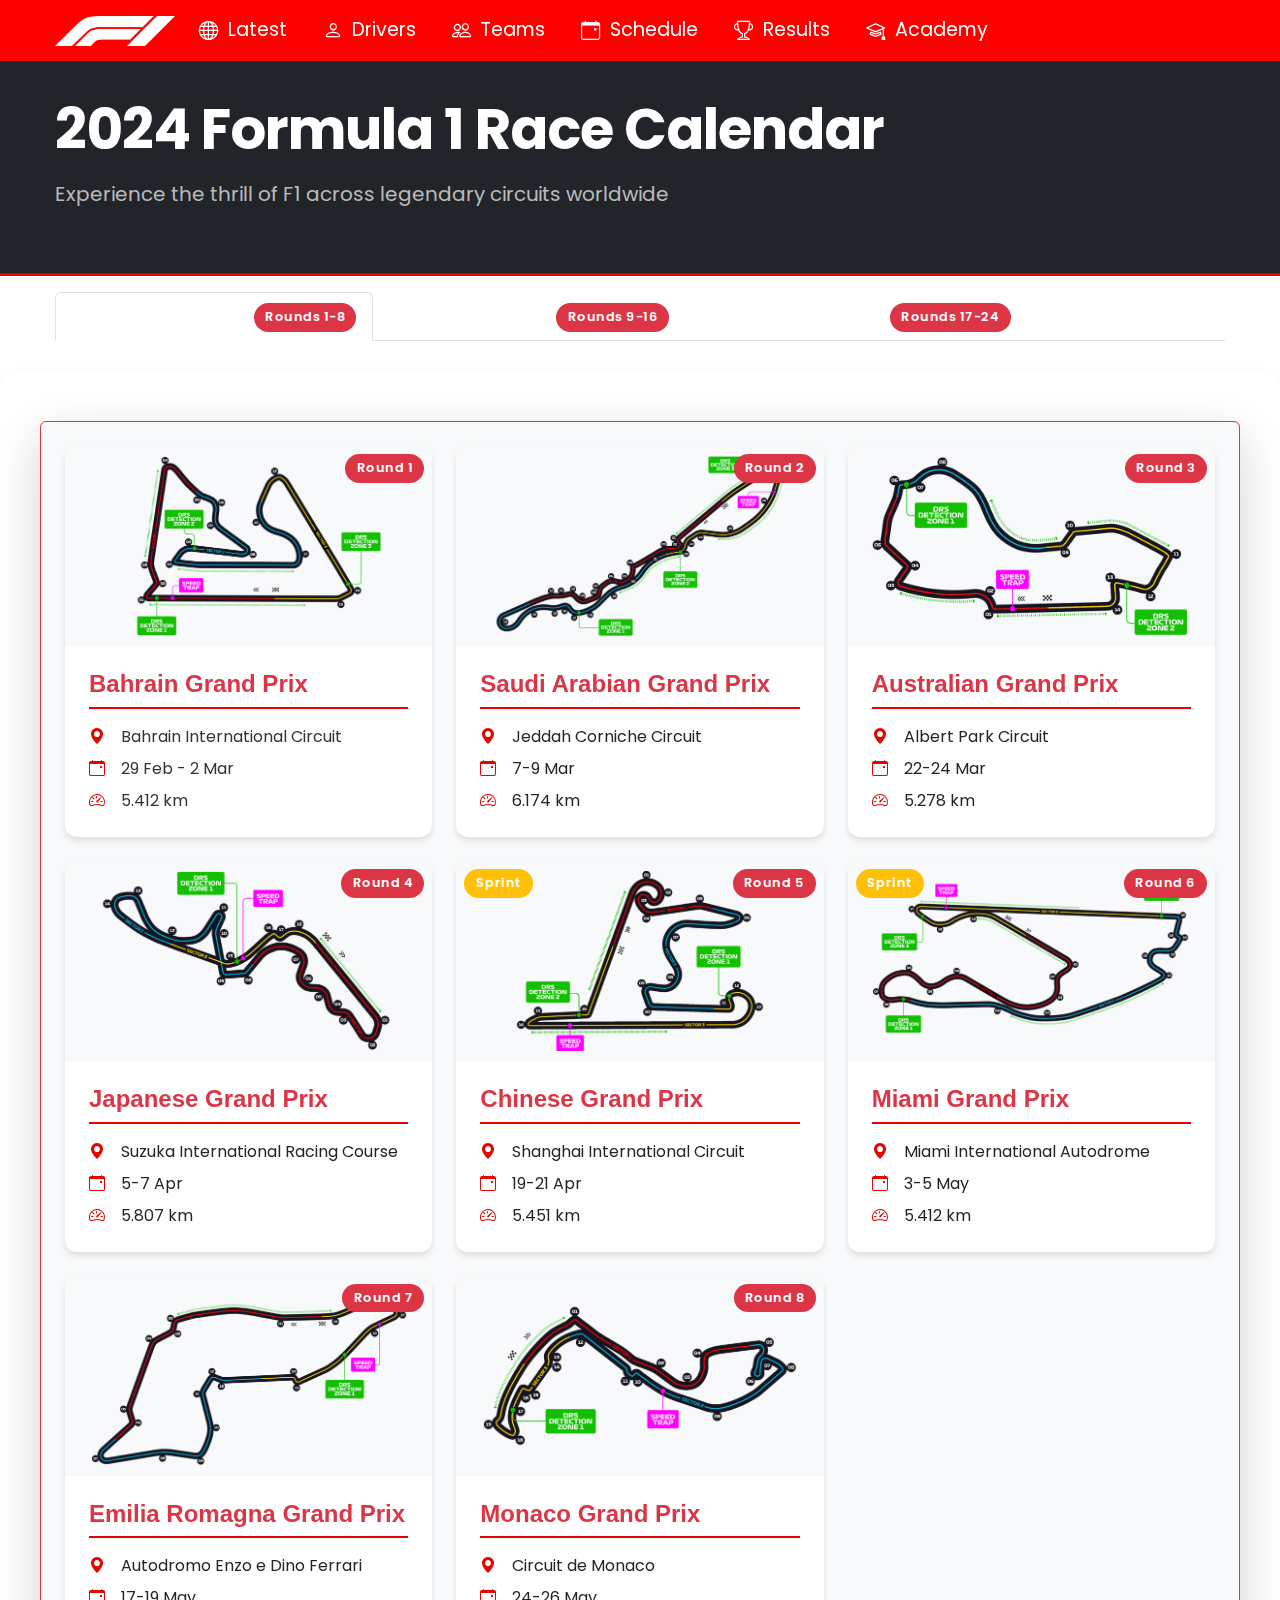
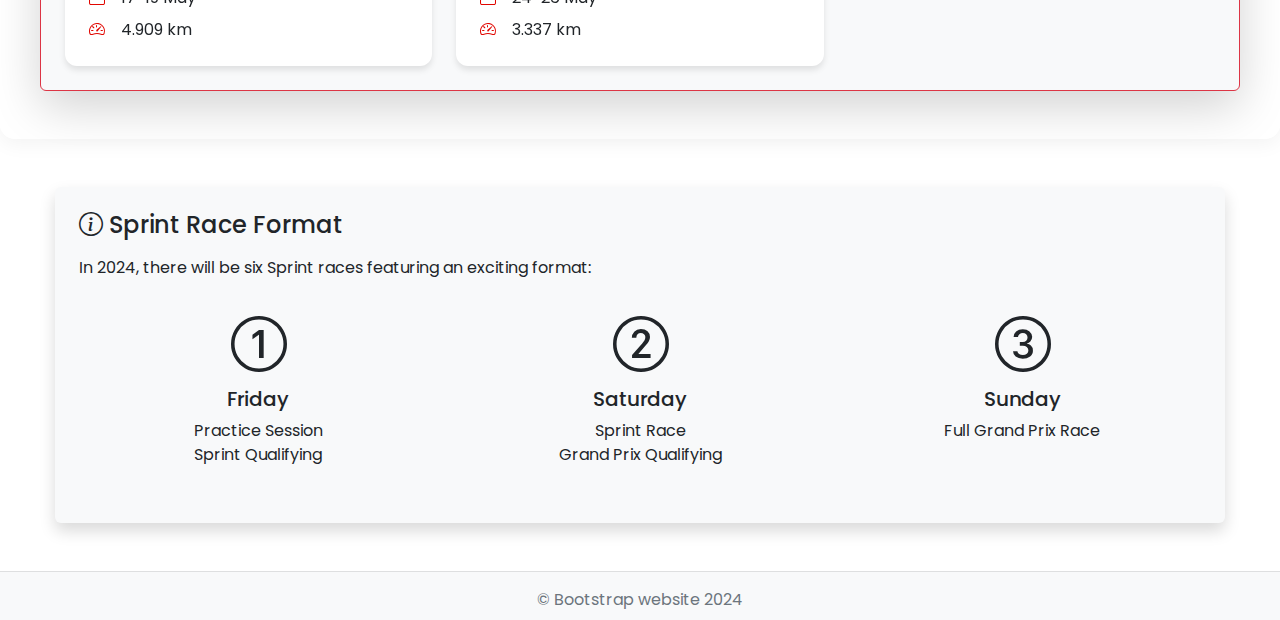
<file: schedule.html>
<!DOCTYPE html>
<html lang="en">
<head>
  <meta charset="utf-8">
  <meta name="viewport" content="width=device-width, initial-scale=1">

  <title>F1 Schedule</title>
  <link href="https://cdn.jsdelivr.net/npm/bootstrap@5.3.0/dist/css/bootstrap.min.css" rel="stylesheet">
  <link href="https://cdn.jsdelivr.net/npm/bootstrap-icons@1.7.2/font/bootstrap-icons.css" rel="stylesheet">
  <link href="./style.css" rel="stylesheet">

  <style>
    body {
      position: relative;
      background: #ffffff;
    }

    .news-header {
      background-color: #212529 !important;
      border-bottom: 3px solid #e10600;
      color: white;
      position: relative;
      overflow: hidden;
    }

    .news-header .text-secondary {
      color: rgba(255,255,255,0.7) !important;
    }

    .content-container {
      background: rgba(255,255,255,0.9);
      backdrop-filter: blur(5px);
      border-radius: 15px;
      padding: 2rem;
      margin: 2rem auto;
      box-shadow: 0 5px 20px rgba(0,0,0,0.05);
    }

    .card {
      transition: transform 0.3s ease-in-out, box-shadow 0.3s ease-in-out;
      border: 2px solid #e10600;
      background: white !important;
      box-shadow: 0 4px 6px rgba(0, 0, 0, 0.1);
      border-radius: 12px;
      overflow: hidden;
    }
    
    .card:hover {
      transform: translateY(-5px);
      box-shadow: 0 12px 20px rgba(0, 0, 0, 0.15);
      border-color: #bd0500;
    }

    .card-img-top {
      height: 200px;
      width: 100%;
      object-fit: contain;
      background-color: #f8f9fa;
      padding: 10px;
    }

    .card:hover .card-img-top {
      transform: scale(1.05);
      transition: transform 0.3s ease;
    }

    .badge {
      font-size: 0.8rem;
      padding: 0.5rem 0.7rem;
      border-radius: 50rem;
      font-weight: 600;
    }

    .race-info {
      color: #333;
    }

    .card:hover .race-info {
      color: #333;
    }

    .icon-wrapper {
      color: #e10600;
      margin-right: 0.5rem;
      width: 20px;
      display: inline-block;
    }

    .card-body {
      padding: 1.5rem;
    }

    .card-title {
      border-bottom: 2px solid #e10600;
      padding-bottom: 0.5rem;
      margin-bottom: 1rem;
    }
  </style>
</head>

<body>
  <header>
    <nav class="navbar navbar-expand-lg navbar-dark fixed-top" style="background-color: red;">
      <div class="container">
        <a class="navbar-brand" href="./index.html">
          <img src="./photos/f1logo.png" alt="Logo" width="120" height="30" class="d-inline-block align-text-top">
        </a>
        <button class="navbar-toggler" type="button" data-bs-toggle="collapse" data-bs-target="#navbarCollapse" aria-controls="navbarCollapse" aria-expanded="false" aria-label="Toggle navigation">
          <span class="navbar-toggler-icon"></span>
        </button>
        <div class="collapse navbar-collapse" id="navbarCollapse">
          <ul class="navbar-nav me-auto mb-2 mb-md-0 flex-column flex-lg-row">
            <li class="nav-item">
              <a class="nav-link" href="./latest.html"><i class="bi bi-globe"></i>&nbsp;Latest</a>
            </li>
            <li class="nav-item">
              <a class="nav-link" href="./drivers.html"><i class="bi bi-person"></i>&nbsp;Drivers</a>
            </li>
            <li class="nav-item">
              <a class="nav-link" href="./teams.html"><i class="bi bi-people"></i>&nbsp;Teams</a>
            </li>
            <li class="nav-item">
              <a class="nav-link" href="./schedule.html"><i class="bi bi-calendar-event"></i>&nbsp;Schedule</a>
            </li>
            <li class="nav-item">
              <a class="nav-link active" href="./results.html"><i class="bi bi-trophy"></i>&nbsp;Results</a>
            </li>
            <li class="nav-item">
              <a class="nav-link" href="./academy.html"><i class="bi bi-mortarboard"></i>&nbsp;Academy</a>
            </li>
          </ul>
        </div>
      </div>
    </nav>
  </header>

  <main>
    <div class="news-header py-5 mb-3">
      <div class="container mt-5">
        <h1 class="display-4 fw-bold">2024 Formula 1 Race Calendar</h1>
        <p class="text-secondary fs-5 mt-3">Experience the thrill of F1 across legendary circuits worldwide</p>
      </div>
    </div>

    <div class="container mb-4">
      <ul class="nav nav-tabs" id="seasonTabs" role="tablist">
        <li class="nav-item" role="presentation">
          <button class="nav-link active" id="opening-tab" data-bs-toggle="tab" data-bs-target="#opening" type="button" role="tab" aria-controls="opening" aria-selected="true">
            <i class="bi bi-sunrise"></i> Opening Races
            <span class="badge bg-danger ms-2">Rounds 1-8</span>
          </button>
        </li>
        <li class="nav-item" role="presentation">
          <button class="nav-link" id="mid-tab" data-bs-toggle="tab" data-bs-target="#mid" type="button" role="tab" aria-controls="mid" aria-selected="false">
            <i class="bi bi-sun"></i> Mid Season
            <span class="badge bg-danger ms-2">Rounds 9-16</span>
          </button>
        </li>
        <li class="nav-item" role="presentation">
          <button class="nav-link" id="closing-tab" data-bs-toggle="tab" data-bs-target="#closing" type="button" role="tab" aria-controls="closing" aria-selected="false">
            <i class="bi bi-sunset"></i> Season Finale
            <span class="badge bg-danger ms-2">Rounds 17-24</span>
          </button>
        </li>
      </ul>
    </div>

    <div class="content-container py-5">
      <div class="tab-content" id="seasonTabContent">
        <div class="tab-pane fade show active" id="opening" role="tabpanel" aria-labelledby="opening-tab">
          <div class="container p-4 bg-light rounded shadow-lg border border-danger">
            <div class="row row-cols-1 row-cols-md-2 row-cols-lg-3 g-4">
              <!-- Bahrain -->
              <div class="col">
                <div class="card h-100">
                  <div class="position-relative">
                    <img src="./photos/Bahrain_Circuit.avif" class="card-img-top" alt="Bahrain International Circuit">
                    <span class="position-absolute top-0 end-0 badge bg-danger m-2">Round 1</span>
                  </div>
                  <div class="card-body">
                    <h5 class="card-title fw-bold text-danger mb-3">Bahrain Grand Prix</h5>
                    <div class="race-info">
                      <p class="mb-2">
                        <span class="icon-wrapper"><i class="bi bi-geo-alt-fill"></i></span>
                        Bahrain International Circuit
                      </p>
                      <p class="mb-2">
                        <span class="icon-wrapper"><i class="bi bi-calendar-event"></i></span>
                        29 Feb - 2 Mar
                      </p>
                      <p class="mb-0">
                        <span class="icon-wrapper"><i class="bi bi-speedometer2"></i></span>
                        5.412 km
                      </p>
                    </div>
                  </div>
                </div>
              </div>

              <!-- Saudi Arabia -->
              <div class="col">
                <div class="card h-100">
                  <div class="position-relative">
                    <img src="./photos/Saudi_Arabia_Circuit.avif" class="card-img-top" alt="Jeddah Corniche Circuit">
                    <span class="position-absolute top-0 end-0 badge bg-danger m-2">Round 2</span>
                  </div>
                  <div class="card-body">
                    <h5 class="card-title fw-bold text-danger mb-3">Saudi Arabian Grand Prix</h5>
                    <p class="mb-2"><span class="icon-wrapper"><i class="bi bi-geo-alt-fill"></i></span> Jeddah Corniche Circuit</p>
                    <p class="mb-2"><span class="icon-wrapper"><i class="bi bi-calendar-event"></i></span> 7-9 Mar</p>
                    <p class="mb-0"><span class="icon-wrapper"><i class="bi bi-speedometer2"></i></span> 6.174 km</p>
                  </div>
                </div>
              </div>

              <!-- Australia -->
              <div class="col">
                <div class="card h-100">
                  <div class="position-relative">
                    <img src="./photos/Australia_Circuit.avif" class="card-img-top" alt="Albert Park Circuit">
                    <span class="position-absolute top-0 end-0 badge bg-danger m-2">Round 3</span>
                  </div>
                  <div class="card-body">
                    <h5 class="card-title fw-bold text-danger mb-3">Australian Grand Prix</h5>
                    <p class="mb-2"><span class="icon-wrapper"><i class="bi bi-geo-alt-fill"></i></span> Albert Park Circuit</p>
                    <p class="mb-2"><span class="icon-wrapper"><i class="bi bi-calendar-event"></i></span> 22-24 Mar</p>
                    <p class="mb-0"><span class="icon-wrapper"><i class="bi bi-speedometer2"></i></span> 5.278 km</p>
                  </div>
                </div>
              </div>

              <!-- Japan -->
              <div class="col">
                <div class="card h-100">
                  <div class="position-relative">
                    <img src="./photos/Japan_Circuit.avif" class="card-img-top" alt="Suzuka International Racing Course">
                    <span class="position-absolute top-0 end-0 badge bg-danger m-2">Round 4</span>
                  </div>
                  <div class="card-body">
                    <h5 class="card-title fw-bold text-danger mb-3">Japanese Grand Prix</h5>
                    <p class="mb-2"><span class="icon-wrapper"><i class="bi bi-geo-alt-fill"></i></span> Suzuka International Racing Course</p>
                    <p class="mb-2"><span class="icon-wrapper"><i class="bi bi-calendar-event"></i></span> 5-7 Apr</p>
                    <p class="mb-0"><span class="icon-wrapper"><i class="bi bi-speedometer2"></i></span> 5.807 km</p>
                  </div>
                </div>
              </div>

              <!-- China -->
              <div class="col">
                <div class="card h-100">
                  <div class="position-relative">
                    <img src="./photos/China_Circuit.png" class="card-img-top" alt="Shanghai International Circuit">
                    <span class="position-absolute top-0 end-0 badge bg-danger m-2">Round 5</span>
                    <span class="position-absolute top-0 start-0 badge bg-warning m-2">Sprint</span>
                  </div>
                  <div class="card-body">
                    <h5 class="card-title fw-bold text-danger mb-3">Chinese Grand Prix</h5>
                    <p class="mb-2"><span class="icon-wrapper"><i class="bi bi-geo-alt-fill"></i></span> Shanghai International Circuit</p>
                    <p class="mb-2"><span class="icon-wrapper"><i class="bi bi-calendar-event"></i></span> 19-21 Apr</p>
                    <p class="mb-0"><span class="icon-wrapper"><i class="bi bi-speedometer2"></i></span> 5.451 km</p>
                  </div>
                </div>
              </div>

              <!-- Miami -->
              <div class="col">
                <div class="card h-100">
                  <div class="position-relative">
                    <img src="./photos/Miami_Circuit.avif" class="card-img-top" alt="Miami International Autodrome">
                    <span class="position-absolute top-0 end-0 badge bg-danger m-2">Round 6</span>
                    <span class="position-absolute top-0 start-0 badge bg-warning m-2">Sprint</span>
                  </div>
                  <div class="card-body">
                    <h5 class="card-title fw-bold text-danger mb-3">Miami Grand Prix</h5>
                    <p class="mb-2"><span class="icon-wrapper"><i class="bi bi-geo-alt-fill"></i></span> Miami International Autodrome</p>
                    <p class="mb-2"><span class="icon-wrapper"><i class="bi bi-calendar-event"></i></span> 3-5 May</p>
                    <p class="mb-0"><span class="icon-wrapper"><i class="bi bi-speedometer2"></i></span> 5.412 km</p>
                  </div>
                </div>
              </div>

              <!-- Emilia Romagna -->
              <div class="col">
                <div class="card h-100">
                  <div class="position-relative">
                    <img src="./photos/Emilia_Romagna_Circuit.avif" class="card-img-top" alt="Autodromo Enzo e Dino Ferrari">
                    <span class="position-absolute top-0 end-0 badge bg-danger m-2">Round 7</span>
                  </div>
                  <div class="card-body">
                    <h5 class="card-title fw-bold text-danger mb-3">Emilia Romagna Grand Prix</h5>
                    <p class="mb-2"><span class="icon-wrapper"><i class="bi bi-geo-alt-fill"></i></span> Autodromo Enzo e Dino Ferrari</p>
                    <p class="mb-2"><span class="icon-wrapper"><i class="bi bi-calendar-event"></i></span> 17-19 May</p>
                    <p class="mb-0"><span class="icon-wrapper"><i class="bi bi-speedometer2"></i></span> 4.909 km</p>
                  </div>
                </div>
              </div>

              <!-- Monaco -->
              <div class="col">
                <div class="card h-100">
                  <div class="position-relative">
                    <img src="./photos/Monaco_Circuit.avif" class="card-img-top" alt="Circuit de Monaco">
                    <span class="position-absolute top-0 end-0 badge bg-danger m-2">Round 8</span>
                  </div>
                  <div class="card-body">
                    <h5 class="card-title fw-bold text-danger mb-3">Monaco Grand Prix</h5>
                    <p class="mb-2"><span class="icon-wrapper"><i class="bi bi-geo-alt-fill"></i></span> Circuit de Monaco</p>
                    <p class="mb-2"><span class="icon-wrapper"><i class="bi bi-calendar-event"></i></span> 24-26 May</p>
                    <p class="mb-0"><span class="icon-wrapper"><i class="bi bi-speedometer2"></i></span> 3.337 km</p>
                  </div>
                </div>
              </div>

            </div>
          </div>
        </div>

        <div class="tab-pane fade" id="mid" role="tabpanel" aria-labelledby="mid-tab">
          <div class="container p-4 bg-light rounded shadow-lg border border-danger">
            <div class="row row-cols-1 row-cols-md-2 row-cols-lg-3 g-4">
              <!-- Canada -->
              <div class="col">
                <div class="card h-100">
                  <div class="position-relative">
                    <img src="./photos/Canada_Circuit.avif" class="card-img-top" alt="Circuit Gilles-Villeneuve">
                    <span class="position-absolute top-0 end-0 badge bg-danger m-2">Round 9</span>
                  </div>
                  <div class="card-body">
                    <h5 class="card-title fw-bold text-danger mb-3">Canadian Grand Prix</h5>
                    <p class="mb-2"><span class="icon-wrapper"><i class="bi bi-geo-alt-fill"></i></span> Circuit Gilles-Villeneuve</p>
                    <p class="mb-2"><span class="icon-wrapper"><i class="bi bi-calendar-event"></i></span> 7-9 Jun</p>
                    <p class="mb-0"><span class="icon-wrapper"><i class="bi bi-speedometer2"></i></span> 4.361 km</p>
                  </div>
                </div>
              </div>

              <!-- Spain -->
              <div class="col">
                <div class="card h-100">
                  <div class="position-relative">
                    <img src="./photos/Spain_Circuit.avif" class="card-img-top" alt="Circuit de Barcelona-Catalunya">
                    <span class="position-absolute top-0 end-0 badge bg-danger m-2">Round 10</span>
                  </div>
                  <div class="card-body">
                    <h5 class="card-title fw-bold text-danger mb-3">Spanish Grand Prix</h5>
                    <p class="mb-2"><span class="icon-wrapper"><i class="bi bi-geo-alt-fill"></i></span> Circuit de Barcelona-Catalunya</p>
                    <p class="mb-2"><span class="icon-wrapper"><i class="bi bi-calendar-event"></i></span> 21-23 Jun</p>
                    <p class="mb-0"><span class="icon-wrapper"><i class="bi bi-speedometer2"></i></span> 4.657 km</p>
                  </div>
                </div>
              </div>

              <!-- Austria -->
              <div class="col">
                <div class="card h-100">
                  <div class="position-relative">
                    <img src="./photos/Austria_Circuit.avif" class="card-img-top" alt="Red Bull Ring">
                    <span class="position-absolute top-0 end-0 badge bg-danger m-2">Round 11</span>
                    <span class="position-absolute top-0 start-0 badge bg-warning m-2">Sprint</span>
                  </div>
                  <div class="card-body">
                    <h5 class="card-title fw-bold text-danger mb-3">Austrian Grand Prix</h5>
                    <p class="mb-2"><span class="icon-wrapper"><i class="bi bi-geo-alt-fill"></i></span> Red Bull Ring</p>
                    <p class="mb-2"><span class="icon-wrapper"><i class="bi bi-calendar-event"></i></span> 28-30 Jun</p>
                    <p class="mb-0"><span class="icon-wrapper"><i class="bi bi-speedometer2"></i></span> 4.318 km</p>
                  </div>
                </div>
              </div>

              <!-- Great Britain -->
              <div class="col">
                <div class="card h-100">
                  <div class="position-relative">
                    <img src="./photos/Great_Britain_Circuit.avif" class="card-img-top" alt="Silverstone Circuit">
                    <span class="position-absolute top-0 end-0 badge bg-danger m-2">Round 12</span>
                  </div>
                  <div class="card-body">
                    <h5 class="card-title fw-bold text-danger mb-3">British Grand Prix</h5>
                    <p class="mb-2"><span class="icon-wrapper"><i class="bi bi-geo-alt-fill"></i></span> Silverstone Circuit</p>
                    <p class="mb-2"><span class="icon-wrapper"><i class="bi bi-calendar-event"></i></span> 5-7 Jul</p>
                    <p class="mb-0"><span class="icon-wrapper"><i class="bi bi-speedometer2"></i></span> 5.891 km</p>
                  </div>
                </div>
              </div>

              <!-- Hungary -->
              <div class="col">
                <div class="card h-100">
                  <div class="position-relative">
                    <img src="./photos/Hungary_Circuit.avif" class="card-img-top" alt="Hungaroring">
                    <span class="position-absolute top-0 end-0 badge bg-danger m-2">Round 13</span>
                  </div>
                  <div class="card-body">
                    <h5 class="card-title fw-bold text-danger mb-3">Hungarian Grand Prix</h5>
                    <p class="mb-2"><span class="icon-wrapper"><i class="bi bi-geo-alt-fill"></i></span> Hungaroring</p>
                    <p class="mb-2"><span class="icon-wrapper"><i class="bi bi-calendar-event"></i></span> 19-21 Jul</p>
                    <p class="mb-0"><span class="icon-wrapper"><i class="bi bi-speedometer2"></i></span> 4.381 km</p>
                  </div>
                </div>
              </div>

              <!-- Belgium -->
              <div class="col">
                <div class="card h-100">
                  <div class="position-relative">
                    <img src="./photos/Belgium_Circuit.png" class="card-img-top" alt="Circuit de Spa-Francorchamps">
                    <span class="position-absolute top-0 end-0 badge bg-danger m-2">Round 14</span>
                    <span class="position-absolute top-0 start-0 badge bg-warning m-2">Sprint</span>
                  </div>
                  <div class="card-body">
                    <h5 class="card-title fw-bold text-danger mb-3">Belgian Grand Prix</h5>
                    <p class="mb-2"><span class="icon-wrapper"><i class="bi bi-geo-alt-fill"></i></span> Circuit de Spa-Francorchamps</p>
                    <p class="mb-2"><span class="icon-wrapper"><i class="bi bi-calendar-event"></i></span> 26-28 Jul</p>
                    <p class="mb-0"><span class="icon-wrapper"><i class="bi bi-speedometer2"></i></span> 7.004 km</p>
                  </div>
                </div>
              </div>

              <!-- Netherlands -->
              <div class="col">
                <div class="card h-100">
                  <div class="position-relative">
                    <img src="./photos/Netherlands_Circuit.avif" class="card-img-top" alt="Circuit Zandvoort">
                    <span class="position-absolute top-0 end-0 badge bg-danger m-2">Round 15</span>
                  </div>
                  <div class="card-body">
                    <h5 class="card-title fw-bold text-danger mb-3">Dutch Grand Prix</h5>
                    <p class="mb-2"><span class="icon-wrapper"><i class="bi bi-geo-alt-fill"></i></span> Circuit Zandvoort</p>
                    <p class="mb-2"><span class="icon-wrapper"><i class="bi bi-calendar-event"></i></span> 23-25 Aug</p>
                    <p class="mb-0"><span class="icon-wrapper"><i class="bi bi-speedometer2"></i></span> 4.259 km</p>
                  </div>
                </div>
              </div>

              <!-- Italy -->
              <div class="col">
                <div class="card h-100">
                  <div class="position-relative">
                    <img src="./photos/Italy_Circuit.avif" class="card-img-top" alt="Autodromo Nazionale Monza">
                    <span class="position-absolute top-0 end-0 badge bg-danger m-2">Round 16</span>
                  </div>
                  <div class="card-body">
                    <h5 class="card-title fw-bold text-danger mb-3">Italian Grand Prix</h5>
                    <p class="mb-2"><span class="icon-wrapper"><i class="bi bi-geo-alt-fill"></i></span> Autodromo Nazionale Monza</p>
                    <p class="mb-2"><span class="icon-wrapper"><i class="bi bi-calendar-event"></i></span> 30 Aug-1 Sep</p>
                    <p class="mb-0"><span class="icon-wrapper"><i class="bi bi-speedometer2"></i></span> 5.793 km</p>
                  </div>
                </div>
              </div>
            </div>
          </div>
        </div>

        <div class="tab-pane fade" id="closing" role="tabpanel" aria-labelledby="closing-tab">
          <div class="container p-4 bg-light rounded shadow-lg border border-danger">
            <div class="row row-cols-1 row-cols-md-2 row-cols-lg-3 g-4">
              <!-- Azerbaijan -->
              <div class="col">
                <div class="card h-100">
                  <div class="position-relative">
                    <img src="./photos/Baku_Circuit.avif" class="card-img-top" alt="Baku City Circuit">
                    <span class="position-absolute top-0 end-0 badge bg-danger m-2">Round 17</span>
                  </div>
                  <div class="card-body">
                    <h5 class="card-title fw-bold text-danger mb-3">Azerbaijan Grand Prix</h5>
                    <p class="mb-2"><span class="icon-wrapper"><i class="bi bi-geo-alt-fill"></i></span> Baku City Circuit</p>
                    <p class="mb-2"><span class="icon-wrapper"><i class="bi bi-calendar-event"></i></span> 13-15 Sep</p>
                    <p class="mb-0"><span class="icon-wrapper"><i class="bi bi-speedometer2"></i></span> 6.003 km</p>
                  </div>
                </div>
              </div>

              <!-- Singapore -->
              <div class="col">
                <div class="card h-100">
                  <div class="position-relative">
                    <img src="./photos/Singapore_Circuit.avif" class="card-img-top" alt="Marina Bay Street Circuit">
                    <span class="position-absolute top-0 end-0 badge bg-danger m-2">Round 18</span>
                  </div>
                  <div class="card-body">
                    <h5 class="card-title fw-bold text-danger mb-3">Singapore Grand Prix</h5>
                    <p class="mb-2"><span class="icon-wrapper"><i class="bi bi-geo-alt-fill"></i></span> Marina Bay Street Circuit</p>
                    <p class="mb-2"><span class="icon-wrapper"><i class="bi bi-calendar-event"></i></span> 20-22 Sep</p>
                    <p class="mb-0"><span class="icon-wrapper"><i class="bi bi-speedometer2"></i></span> 5.063 km</p>
                  </div>
                </div>
              </div>

              <!-- Qatar -->
              <div class="col">
                <div class="card h-100">
                  <div class="position-relative">
                    <img src="./photos/Qatar_Circuit.avif" class="card-img-top" alt="Lusail International Circuit">
                    <span class="position-absolute top-0 end-0 badge bg-danger m-2">Round 19</span>
                    <span class="position-absolute top-0 start-0 badge bg-warning m-2">Sprint</span>
                  </div>
                  <div class="card-body">
                    <h5 class="card-title fw-bold text-danger mb-3">Qatar Grand Prix</h5>
                    <p class="mb-2"><span class="icon-wrapper"><i class="bi bi-geo-alt-fill"></i></span> Lusail International Circuit</p>
                    <p class="mb-2"><span class="icon-wrapper"><i class="bi bi-calendar-event"></i></span> 27-29 Sep</p>
                    <p class="mb-0"><span class="icon-wrapper"><i class="bi bi-speedometer2"></i></span> 5.419 km</p>
                  </div>
                </div>
              </div>

              <!-- United States -->
              <div class="col">
                <div class="card h-100">
                  <div class="position-relative">
                    <img src="./photos/USA_Circuit.avif" class="card-img-top" alt="Circuit of The Americas">
                    <span class="position-absolute top-0 end-0 badge bg-danger m-2">Round 20</span>
                    <span class="position-absolute top-0 start-0 badge bg-warning m-2">Sprint</span>
                  </div>
                  <div class="card-body">
                    <h5 class="card-title fw-bold text-danger mb-3">United States Grand Prix</h5>
                    <p class="mb-2"><span class="icon-wrapper"><i class="bi bi-geo-alt-fill"></i></span> Circuit of The Americas</p>
                    <p class="mb-2"><span class="icon-wrapper"><i class="bi bi-calendar-event"></i></span> 18-20 Oct</p>
                    <p class="mb-0"><span class="icon-wrapper"><i class="bi bi-speedometer2"></i></span> 5.513 km</p>
                  </div>
                </div>
              </div>

              <!-- Mexico -->
              <div class="col">
                <div class="card h-100">
                  <div class="position-relative">
                    <img src="./photos/Mexico_Circuit.avif" class="card-img-top" alt="Autódromo Hermanos Rodríguez">
                    <span class="position-absolute top-0 end-0 badge bg-danger m-2">Round 21</span>
                  </div>
                  <div class="card-body">
                    <h5 class="card-title fw-bold text-danger mb-3">Mexico City Grand Prix</h5>
                    <p class="mb-2"><span class="icon-wrapper"><i class="bi bi-geo-alt-fill"></i></span> Autódromo Hermanos Rodríguez</p>
                    <p class="mb-2"><span class="icon-wrapper"><i class="bi bi-calendar-event"></i></span> 25-27 Oct</p>
                    <p class="mb-0"><span class="icon-wrapper"><i class="bi bi-speedometer2"></i></span> 4.304 km</p>
                  </div>
                </div>
              </div>

              <!-- Brazil -->
              <div class="col">
                <div class="card h-100">
                  <div class="position-relative">
                    <img src="./photos/Brazil_Circuit.avif" class="card-img-top" alt="Autódromo José Carlos Pace">
                    <span class="position-absolute top-0 end-0 badge bg-danger m-2">Round 22</span>
                    <span class="position-absolute top-0 start-0 badge bg-warning m-2">Sprint</span>
                  </div>
                  <div class="card-body">
                    <h5 class="card-title fw-bold text-danger mb-3">São Paulo Grand Prix</h5>
                    <p class="mb-2"><span class="icon-wrapper"><i class="bi bi-geo-alt-fill"></i></span> Autódromo José Carlos Pace</p>
                    <p class="mb-2"><span class="icon-wrapper"><i class="bi bi-calendar-event"></i></span> 1-3 Nov</p>
                    <p class="mb-0"><span class="icon-wrapper"><i class="bi bi-speedometer2"></i></span> 4.309 km</p>
                  </div>
                </div>
              </div>

              <!-- Las Vegas -->
              <div class="col">
                <div class="card h-100">
                  <div class="position-relative">
                    <img src="./photos/Las_Vegas_Circuit.avif" class="card-img-top" alt="Las Vegas Strip Circuit">
                    <span class="position-absolute top-0 end-0 badge bg-danger m-2">Round 23</span>
                  </div>
                  <div class="card-body">
                    <h5 class="card-title fw-bold text-danger mb-3">Las Vegas Grand Prix</h5>
                    <p class="mb-2"><span class="icon-wrapper"><i class="bi bi-geo-alt-fill"></i></span> Las Vegas Strip Circuit</p>
                    <p class="mb-2"><span class="icon-wrapper"><i class="bi bi-calendar-event"></i></span> 21-23 Nov</p>
                    <p class="mb-0"><span class="icon-wrapper"><i class="bi bi-speedometer2"></i></span> 6.201 km</p>
                  </div>
                </div>
              </div>

              <!-- Abu Dhabi -->
              <div class="col">
                <div class="card h-100">
                  <div class="position-relative">
                    <img src="./photos/Abu_Dhabi_Circuit.avif" class="card-img-top" alt="Yas Marina Circuit">
                    <span class="position-absolute top-0 end-0 badge bg-danger m-2">Round 24</span>
                  </div>
                  <div class="card-body">
                    <h5 class="card-title fw-bold text-danger mb-3">Abu Dhabi Grand Prix</h5>
                    <p class="mb-2"><span class="icon-wrapper"><i class="bi bi-geo-alt-fill"></i></span> Yas Marina Circuit</p>
                    <p class="mb-2"><span class="icon-wrapper"><i class="bi bi-calendar-event"></i></span> 28 Nov-1 Dec</p>
                    <p class="mb-0"><span class="icon-wrapper"><i class="bi bi-speedometer2"></i></span> 5.281 km</p>
                  </div>
                </div>
              </div>
            </div>
          </div>
        </div>
      </div>
    </div>

  <div class="container">
    <div class="mt-5 p-4 bg-light rounded shadow">
      <h4 class="mb-3 text-dark"><i class="bi bi-info-circle"></i> Sprint Race Format</h4>
      <p class="text-dark">In 2024, there will be six Sprint races featuring an exciting format:</p>
      <div class="row">
        <div class="col-md-4">
          <div class="text-center p-3">
            <i class="bi bi-1-circle display-4"></i>
            <h5 class="mt-2">Friday</h5>
            <p>Practice Session<br>Sprint Qualifying</p>
          </div>
        </div>
        <div class="col-md-4">
          <div class="text-center p-3">
            <i class="bi bi-2-circle display-4"></i>
            <h5 class="mt-2">Saturday</h5>
            <p>Sprint Race<br>Grand Prix Qualifying</p>
          </div>
        </div>
        <div class="col-md-4">
          <div class="text-center p-3">
            <i class="bi bi-3-circle display-4"></i>
            <h5 class="mt-2">Sunday</h5>
            <p>Full Grand Prix Race</p>
          </div>
        </div>
      </div>
    </div>
  </div>
</main>

<footer class="mt-5 pt-3 pb-2">
  <p class="text-center">&copy; Bootstrap website 2024</p>
</footer>

  <script src="./bootstrap/js/bootstrap.bundle.min.js"></script>
</body>
</html>
</file>
<file: style.css>
@import url('https://fonts.googleapis.com/css2?family=Poppins:wght@400;500;600;700&display=swap');

:root {
  --f1-red: #e10600;
}

body {
  font-family: 'Poppins', Arial, sans-serif;
  margin: 0;
  padding: 0;
  height: 100%; /
  overflow-x: hidden;
}

footer {
  background-color: #ccc;
}

p.description {
  text-align: justify;
}

.btn-next {
  padding: 10px 20px 10px 20px;
  font-size: 1.2em;
}


@media (max-width: 575.98px) {
  .main_actuality {
    margin-bottom: 2em;
    padding-bottom: 1em;
    border-bottom: 1px solid #aaa;
  }
}


@media (min-width: 576px) and (max-width:767.98px) {
  .main_actuality {
    margin-bottom: 2em;
    padding-bottom: 1em;
    border: 5px solid #aaa;
  }
}


@media (min-width: 768px) and (max-width:991.98px) {
  .main_actuality {
    font-size: 1.3em;
  }

  p.date {
    color: red;
  }
}

.nav-link {
  color: white !important;
  font-size: 1.2rem;
  margin-right: 20px;
}

@media (max-width: 768px) {
  .main-content {
      margin-bottom: 20px; 
  }

  .separator {
      border-top: 1px solid #ccc; 
      margin: 20px 0; 
  }
}


.container-fluid {
  padding-top: 100px; 
}
.background-image {
  background-size: cover; 
  background-position: center; 
  height: 400px; 
}

.text-overlay {
  padding: 20px;
  text-align: center;
  color: black;
  font-family: 'Montserrat', sans-serif; 
}

.card-title {
  font-family: 'Montserrat', sans-serif; 
  font-size: 24px; 
  font-weight: bold; 
}

.card-text {
  font-family: 'Roboto', sans-serif; 
}

.form-centered {
  width: 90%; 
  max-width: 600px; 
}

.form-group {
  margin-bottom: 15px; 
}

label {
  font-size: 16px; 
}



.form-control {
  width: 100%; 
  padding: 10px; 
  font-size: 16px;
  border: 1px solid #ccc; 
  border-radius: 4px; 
}

.btn {
  width: 100%; 
  padding: 10px;
  font-size: 16px;
  border-radius: 4px;
}


.hover-shadow {
  transition: all 0.3s ease-in-out;
}

.hover-shadow:hover {
  transform: translateY(-5px);
  box-shadow: 0 1rem 3rem rgba(0,0,0,.175)!important;
}

.transition {
  transition: all 0.3s ease-in-out;
}

.bg-gradient-dark {
  background: linear-gradient(to top, rgba(0,0,0,0.9), rgba(0,0,0,0.2), transparent);
}

.navbar {
  display: flex;
  justify-content: space-between;
  align-items: center;
  padding: 0.5rem 1rem;
  box-shadow: 0 2px 4px rgba(0,0,0,.1);
}

.card {
  border: none !important;
  transition: all 0.3s ease;
}

.card-img-top {
  transition: all 0.5s ease;
}

.card:hover .card-img-top {
  transform: scale(1.03);
}

.badge {
  padding: 0.5em 1em;
  font-weight: 500;
  letter-spacing: 0.5px;
}

.display-4 {
  letter-spacing: -1px;
}

.lead {
  font-weight: 400;
}

.text-secondary {
  color: #6c757d !important;
}

.bg-light {
  background-color: #f8f9fa !important;
}

footer {
  background-color: #f8f9fa;
  padding: 2rem 0;
  margin-top: 4rem !important;
  border-top: 1px solid rgba(0,0,0,.1);
}

footer p {
  color: #6c757d;
  margin-bottom: 0;
}

.navbar-nav {
  flex-direction: row;
}

.navbar-nav .nav-link {
  font-weight: normal;
}

.navbar-nav .nav-link {
    display: flex;
    align-items: center;
    gap: 0.3rem;
}

.navbar-nav .bi {
    display: flex;
    align-items: center;
    justify-content: center;
}

@media (max-width: 991px) {
    .navbar-nav {
        text-align: center;
    }

    .navbar-nav .nav-link {
        justify-content: center;
        padding: 0.5rem;
    }

    .navbar-collapse {
        margin-top: 0.5rem;
    }

    .navbar-nav .nav-item {
        margin: 0;
        padding: 0.2rem 0;
    }
}

.hero-title {
  margin-top: 2rem;
  margin-bottom: 1rem;
}

.container {
    width: 100%;
    max-width: 1200px;
    padding-left: 15px;
    padding-right: 15px;
    margin: 0 auto;
}

.navbar {
    padding: 0.5rem 1rem;
    justify-content: center;
}
</file>
